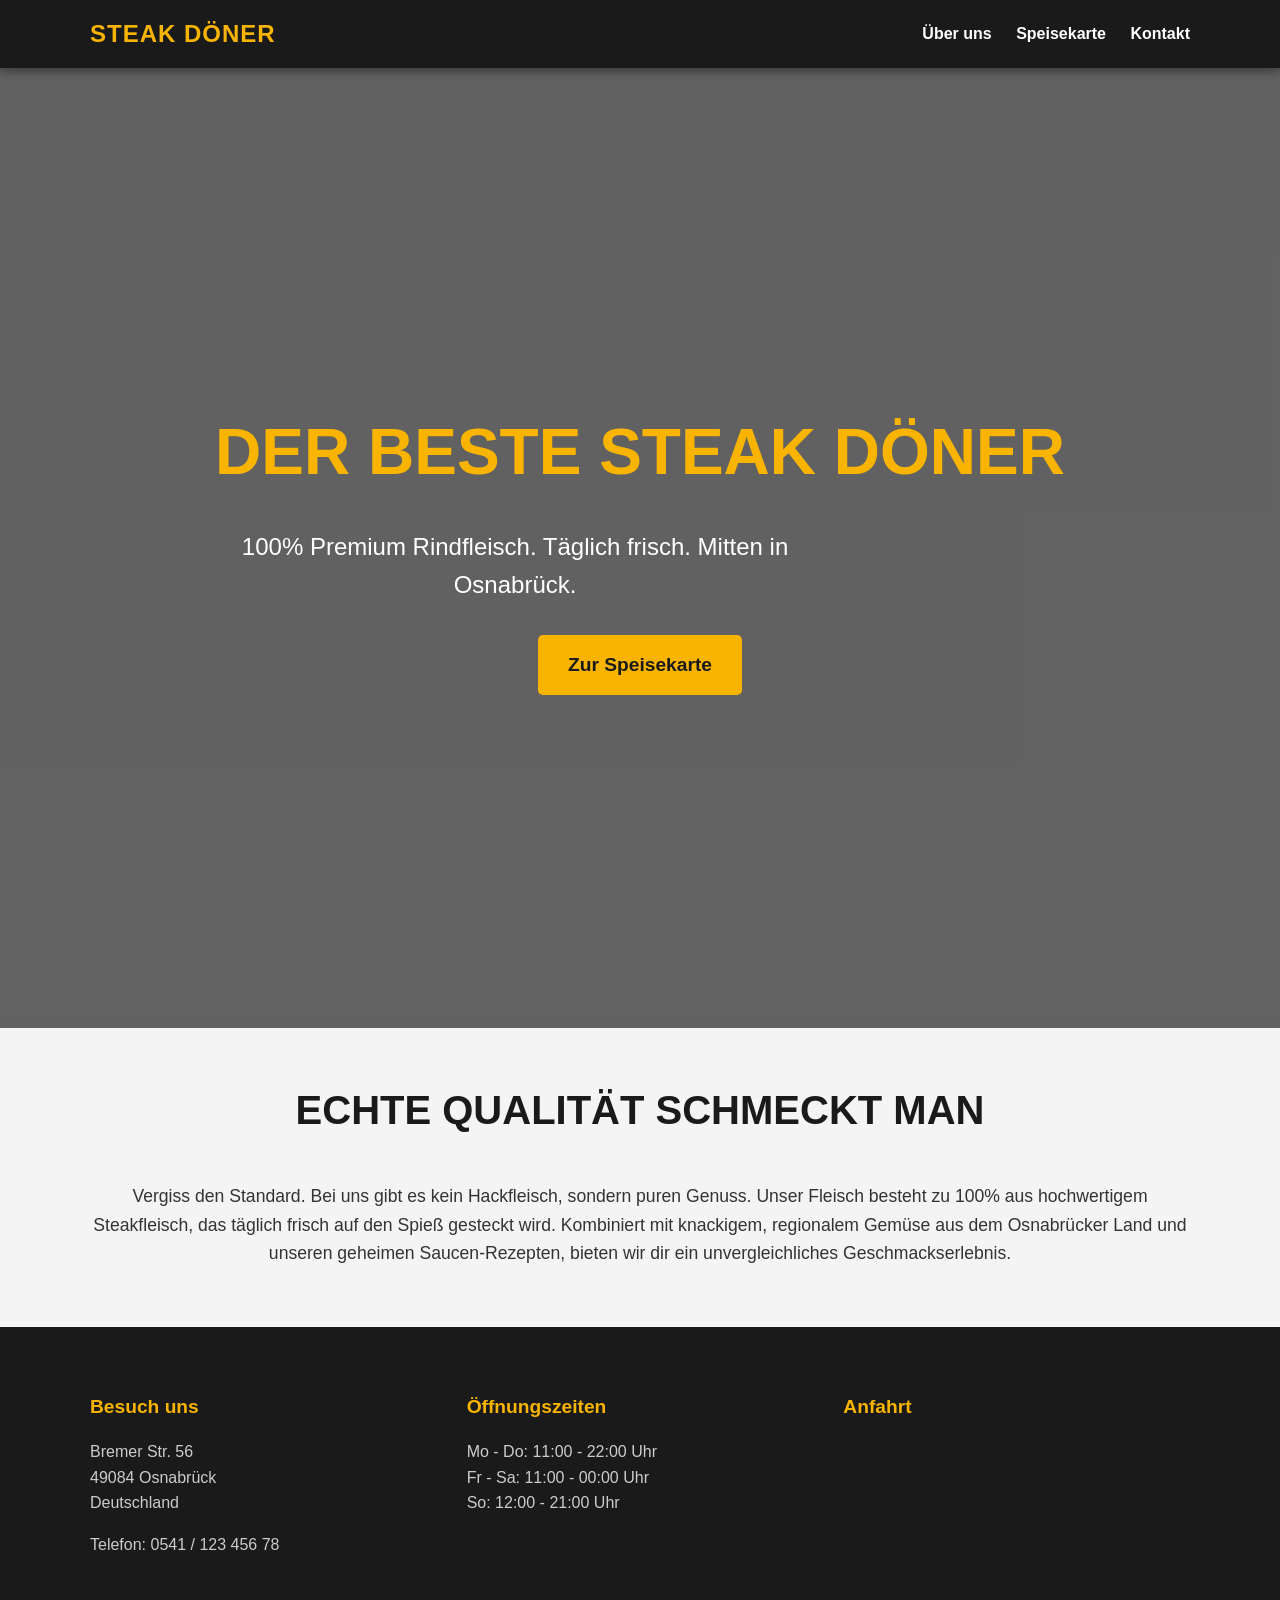
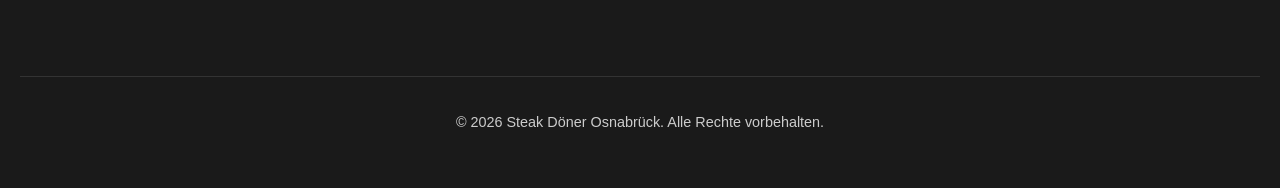
<file: index.html>
<!DOCTYPE html>
<html lang="de">
<head>
    <meta charset="UTF-8">
    <meta name="viewport" content="width=device-width, initial-scale=1.0">
    <title>Steak Döner Osnabrück | Premium Döner</title>
    <style>
        /* Grundlegendes Styling */
        body {
            font-family: 'Helvetica Neue', Arial, sans-serif;
            margin: 0;
            padding: 0;
            background-color: #f4f4f4;
            color: #333;
            line-height: 1.6;
        }

        /* Navigation */
        header {
            background-color: #1a1a1a;
            padding: 15px 0;
            position: sticky;
            top: 0;
            z-index: 100;
            box-shadow: 0 2px 10px rgba(0,0,0,0.5);
        }
        nav {
            max-width: 1100px;
            margin: auto;
            display: flex;
            justify-content: space-between;
            align-items: center;
            padding: 0 20px;
        }
        .logo {
            color: #f8b400;
            font-size: 1.5rem;
            font-weight: bold;
            text-transform: uppercase;
            text-decoration: none;
            letter-spacing: 1px;
        }
        .nav-links a {
            color: #fff;
            text-decoration: none;
            margin-left: 20px;
            font-weight: bold;
            transition: color 0.3s;
        }
        .nav-links a:hover {
            color: #f8b400;
        }

        /* Hero Bereich mit Video-Hintergrund */
        .hero {
            position: relative;
            min-height: 80vh; /* Verhindert das Abschneiden des Buttons */
            display: flex;
            flex-direction: column;
            justify-content: center;
            align-items: center;
            text-align: center;
            color: white;
            padding: 120px 20px; /* Mehr unsichtbarer Puffer für Text und Button */
            overflow: hidden;
        }
        /* Das Video im Hintergrund */
        .hero video {
            position: absolute;
            top: 50%;
            left: 50%;
            min-width: 100%;
            min-height: 100%;
            width: auto;
            height: auto;
            z-index: -2;
            transform: translateX(-50%) translateY(-50%);
            object-fit: cover;
        }
        /* Dunkler Filter über dem Video für bessere Lesbarkeit */
        .hero-overlay {
            position: absolute;
            top: 0;
            left: 0;
            width: 100%;
            height: 100%;
            background: rgba(0, 0, 0, 0.6);
            z-index: -1;
        }
        .hero-content {
            z-index: 1;
        }
        .hero h1 {
            font-size: 4rem;
            margin: 0 0 10px 0;
            color: #f8b400;
            text-transform: uppercase;
        }
        .hero p {
            font-size: 1.5rem;
            margin-bottom: 30px;
            max-width: 600px;
        }
        .btn {
            background-color: #f8b400;
            color: #1a1a1a;
            padding: 15px 30px;
            text-decoration: none;
            font-size: 1.2rem;
            font-weight: bold;
            border-radius: 5px;
            transition: background 0.3s, transform 0.2s;
            display: inline-block;
        }
        .btn:hover {
            background-color: #ffc107;
            transform: scale(1.05);
        }

        /* Container für Inhalte */
        .container {
            max-width: 1100px;
            margin: 50px auto;
            padding: 0 20px;
        }
        h2 {
            text-align: center;
            font-size: 2.5rem;
            margin-bottom: 40px;
            color: #1a1a1a;
            text-transform: uppercase;
        }
        .about {
            text-align: center;
            font-size: 1.1rem;
            margin-bottom: 60px;
        }

        /* Footer & Kontakt */
        footer {
            background-color: #1a1a1a;
            color: #ccc;
            text-align: center;
            padding: 40px 20px;
            margin-top: 50px;
        }
        .footer-content {
            display: grid;
            grid-template-columns: repeat(auto-fit, minmax(300px, 1fr));
            gap: 30px;
            max-width: 1100px;
            margin: auto;
            text-align: left;
        }
        .footer-content h4 {
            color: #f8b400;
            font-size: 1.2rem;
            margin-bottom: 15px;
        }
        .map-container iframe {
            width: 100%;
            height: 200px;
            border: 0;
            border-radius: 8px;
        }
        .footer-bottom {
            margin-top: 30px;
            border-top: 1px solid #333;
            padding-top: 20px;
            font-size: 0.9rem;
        }
    </style>
</head>
<body>

    <!-- Navigation -->
    <header>
        <nav>
            <a href="index.html" class="logo">Steak Döner</a>
            <div class="nav-links">
                <a href="#about">Über uns</a>
                <a href="menu.html">Speisekarte</a>
                <a href="#contact">Kontakt</a>
            </div>
        </nav>
    </header>

    <!-- Hero Sektion mit Video -->
    <section class="hero">
        <video autoplay muted loop playsinline>
            <source src="v24044gl0000d25jalnog65g8laa1il0.mov" type="video/quicktime">
            Dein Browser unterstützt keine Videos.
        </video>
        <div class="hero-overlay"></div>
        
        <div class="hero-content">
            <h1>Der beste Steak Döner</h1>
            <p>100% Premium Rindfleisch. Täglich frisch. Mitten in Osnabrück.</p>
            <a href="menu.html" class="btn">Zur Speisekarte</a>
        </div>
    </section>

    <!-- Über Uns Sektion -->
    <div class="container" id="about">
        <h2>Echte Qualität schmeckt man</h2>
        <div class="about">
            <p>Vergiss den Standard. Bei uns gibt es kein Hackfleisch, sondern puren Genuss. Unser Fleisch besteht zu 100% aus hochwertigem Steakfleisch, das täglich frisch auf den Spieß gesteckt wird. Kombiniert mit knackigem, regionalem Gemüse aus dem Osnabrücker Land und unseren geheimen Saucen-Rezepten, bieten wir dir ein unvergleichliches Geschmackserlebnis.</p>
        </div>
    </div>

    <!-- Footer & Kontakt (Mit Map) -->
    <footer id="contact">
        <div class="footer-content">
            <div>
                <h4>Besuch uns</h4>
                <p>Bremer Str. 56<br>49084 Osnabrück<br>Deutschland</p>
                <p>Telefon: 0541 / 123 456 78</p>
            </div>
            <div>
                <h4>Öffnungszeiten</h4>
                <p>Mo - Do: 11:00 - 22:00 Uhr<br>
                Fr - Sa: 11:00 - 00:00 Uhr<br>
                So: 12:00 - 21:00 Uhr</p>
            </div>
            <div class="map-container">
                <h4>Anfahrt</h4>
                <!-- Google Maps iFrame -->
                <iframe src="https://maps.google.com/maps?q=Bremer%20Str.%2056,%20Osnabr%C3%BCck&t=&z=15&ie=UTF8&iwloc=&output=embed" allowfullscreen="" loading="lazy"></iframe>
            </div>
        </div>
        <div class="footer-bottom">
            <p>&copy; 2026 Steak Döner Osnabrück. Alle Rechte vorbehalten.</p>
        </div>
    </footer>

</body>
</html>
</file>
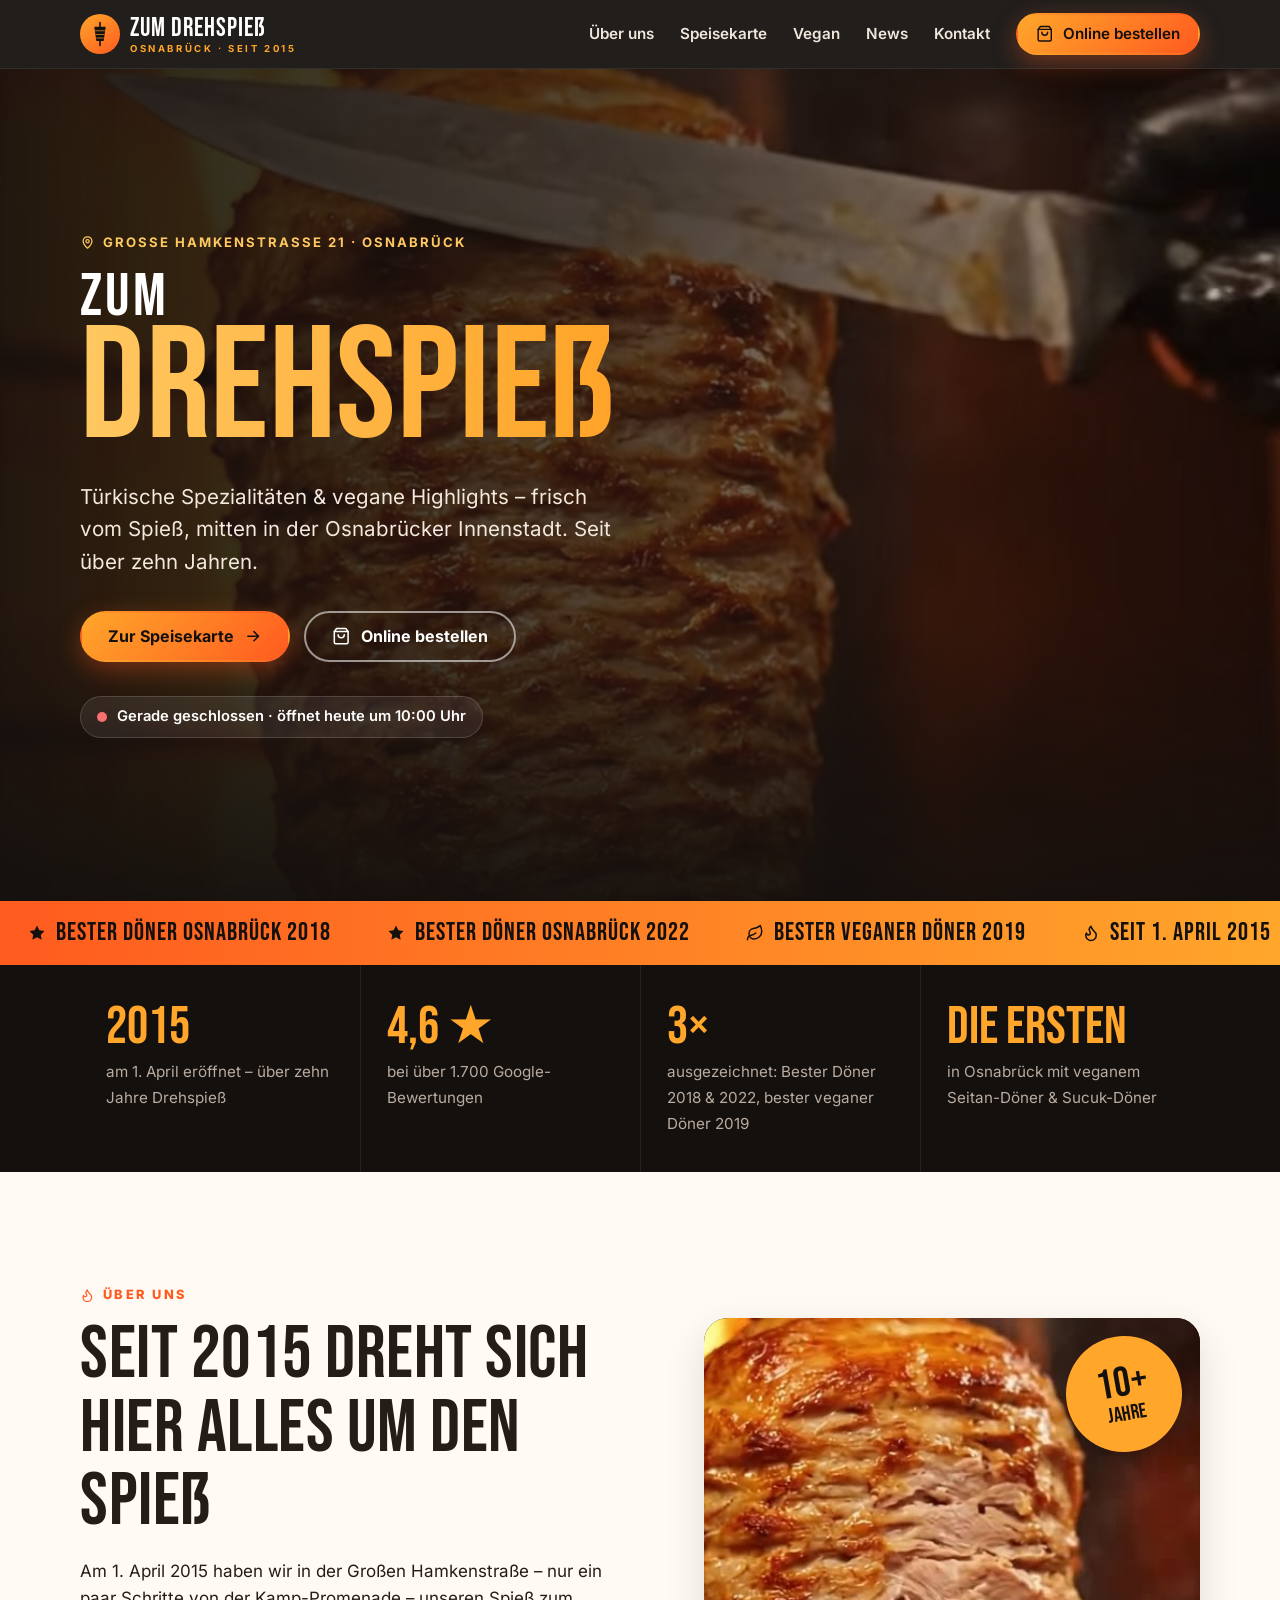
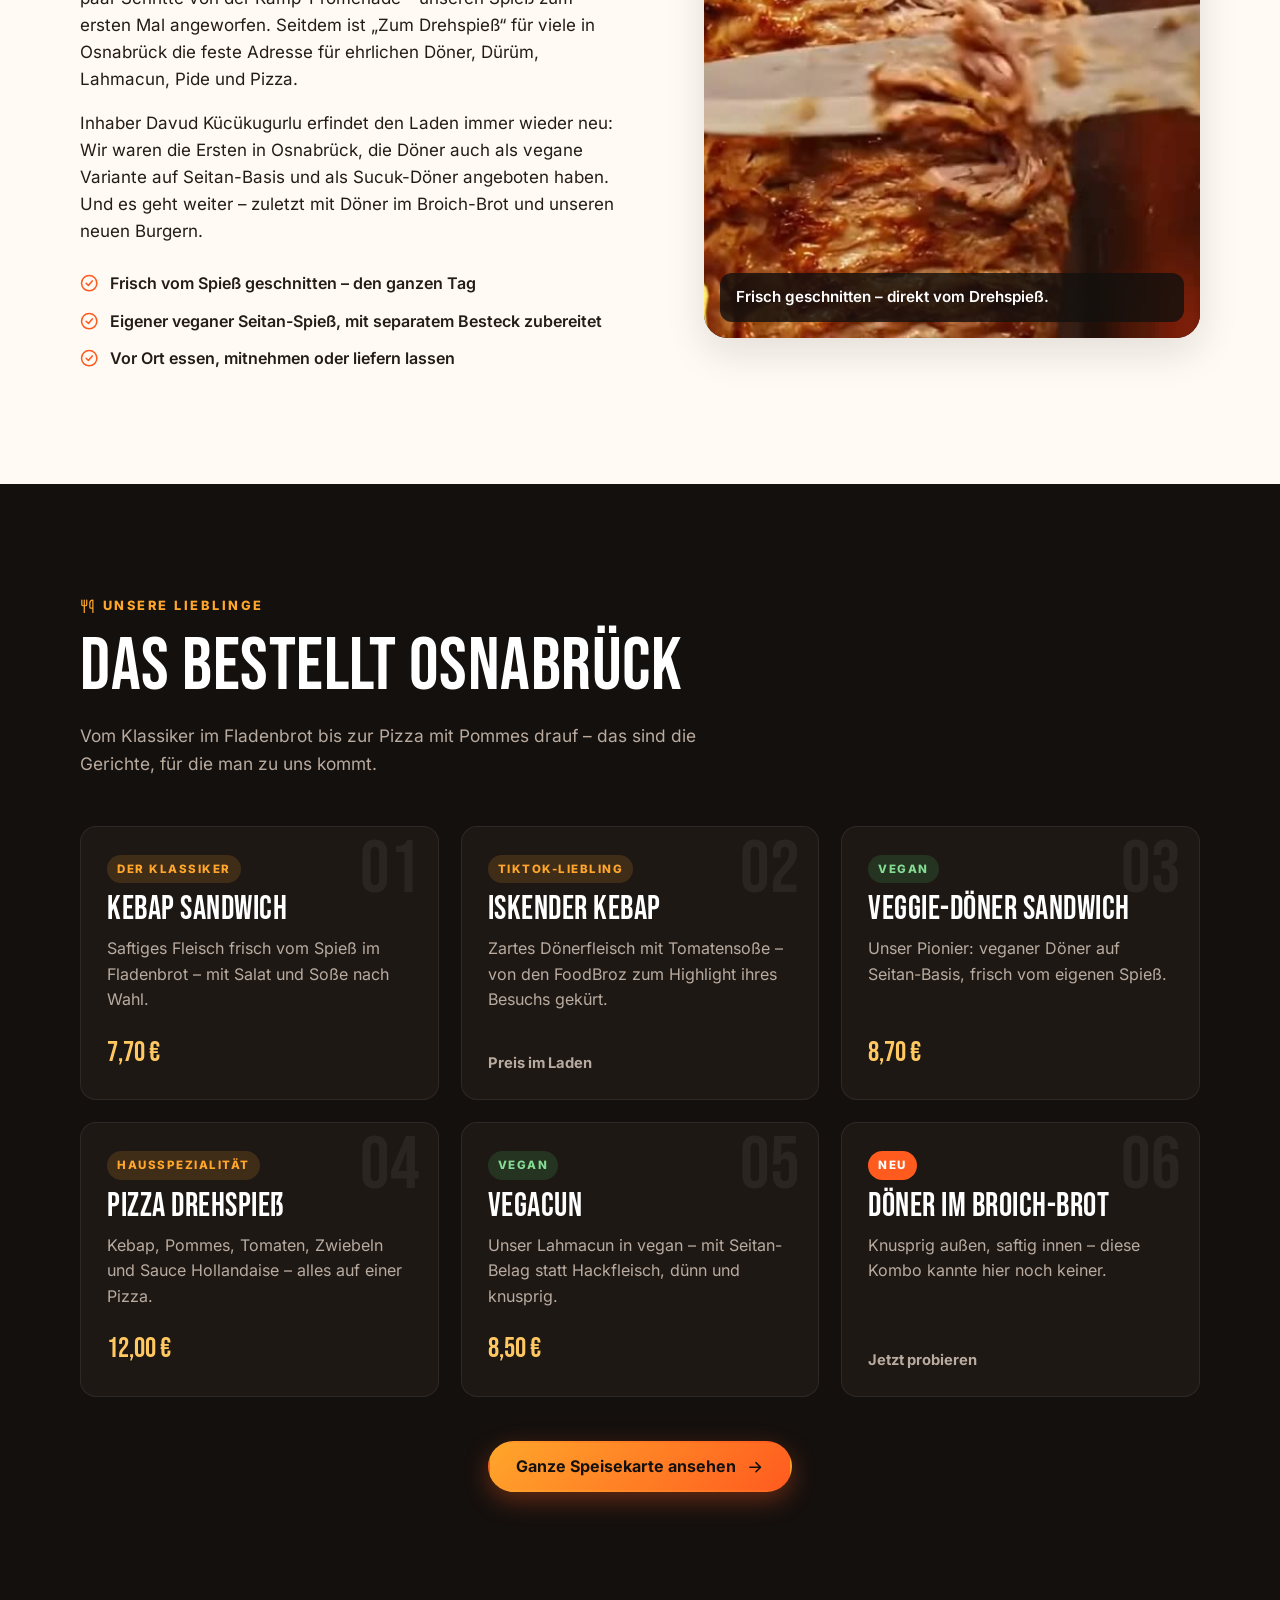
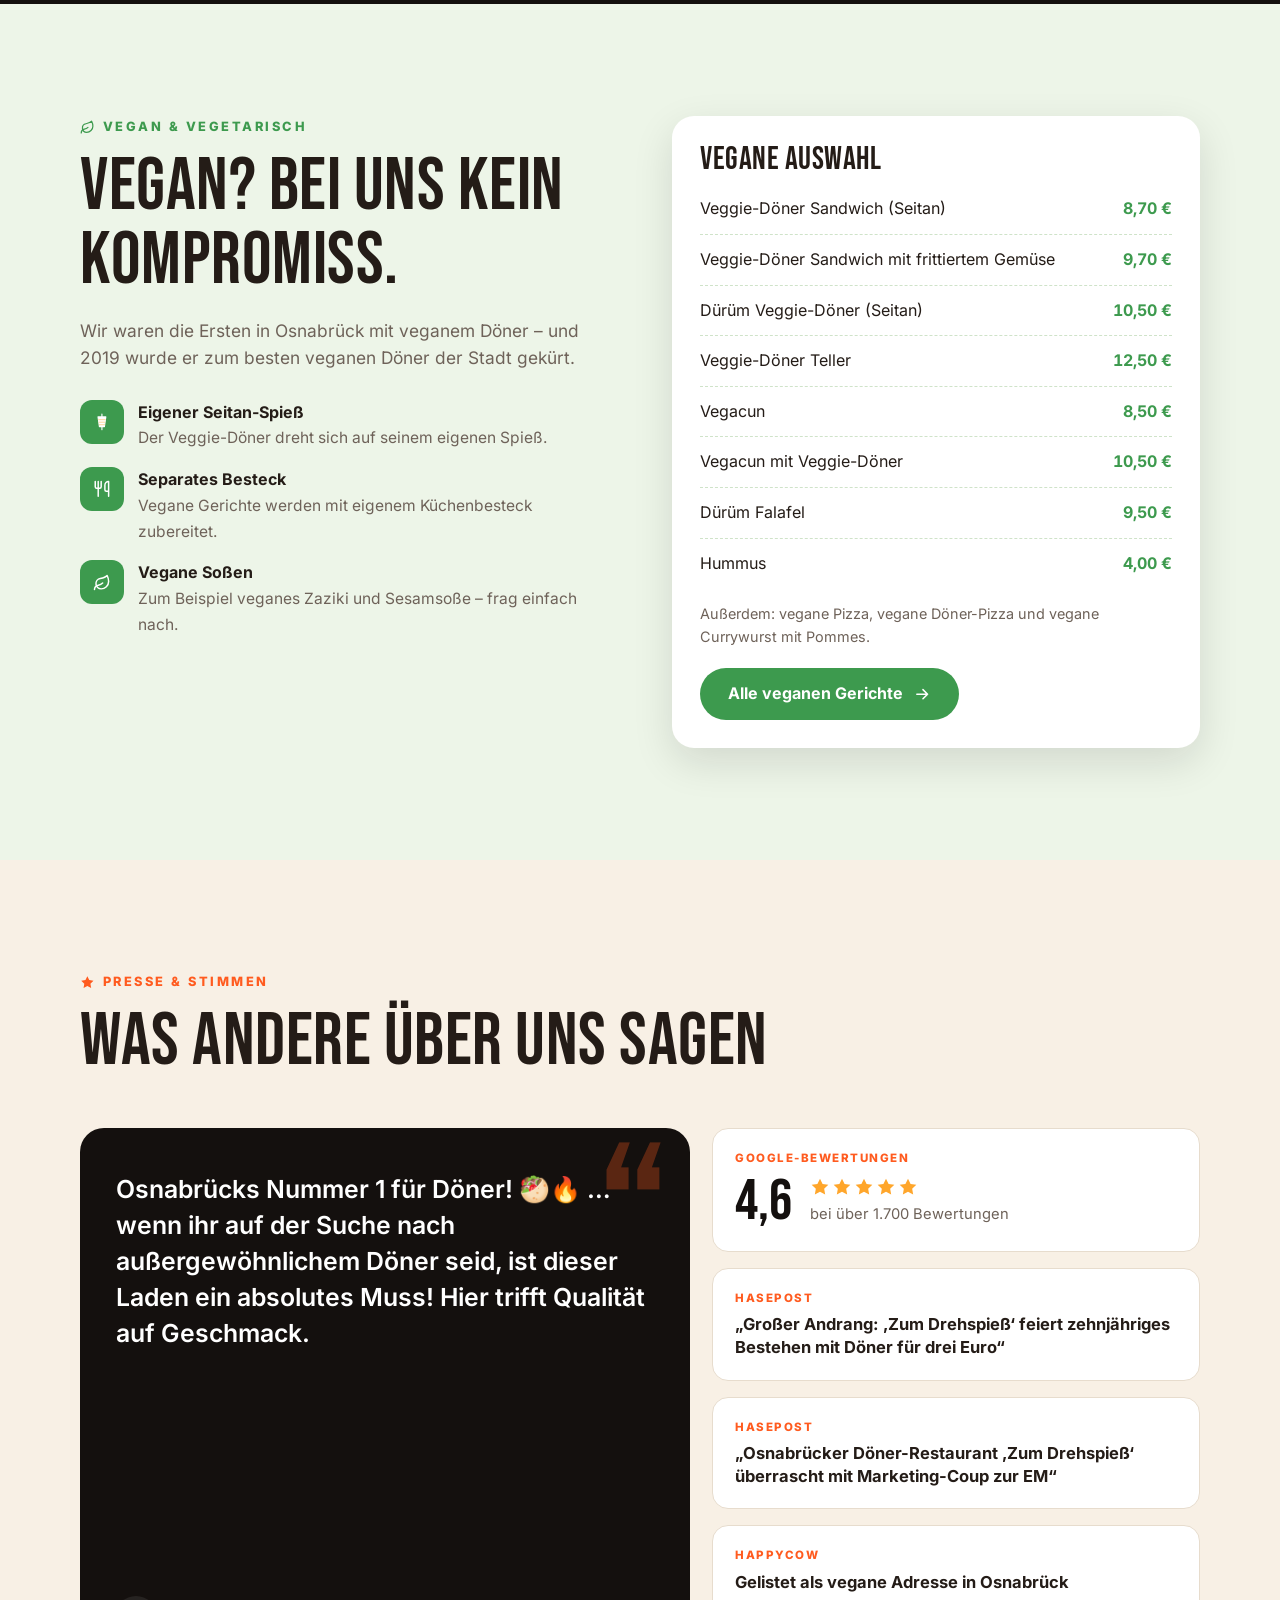
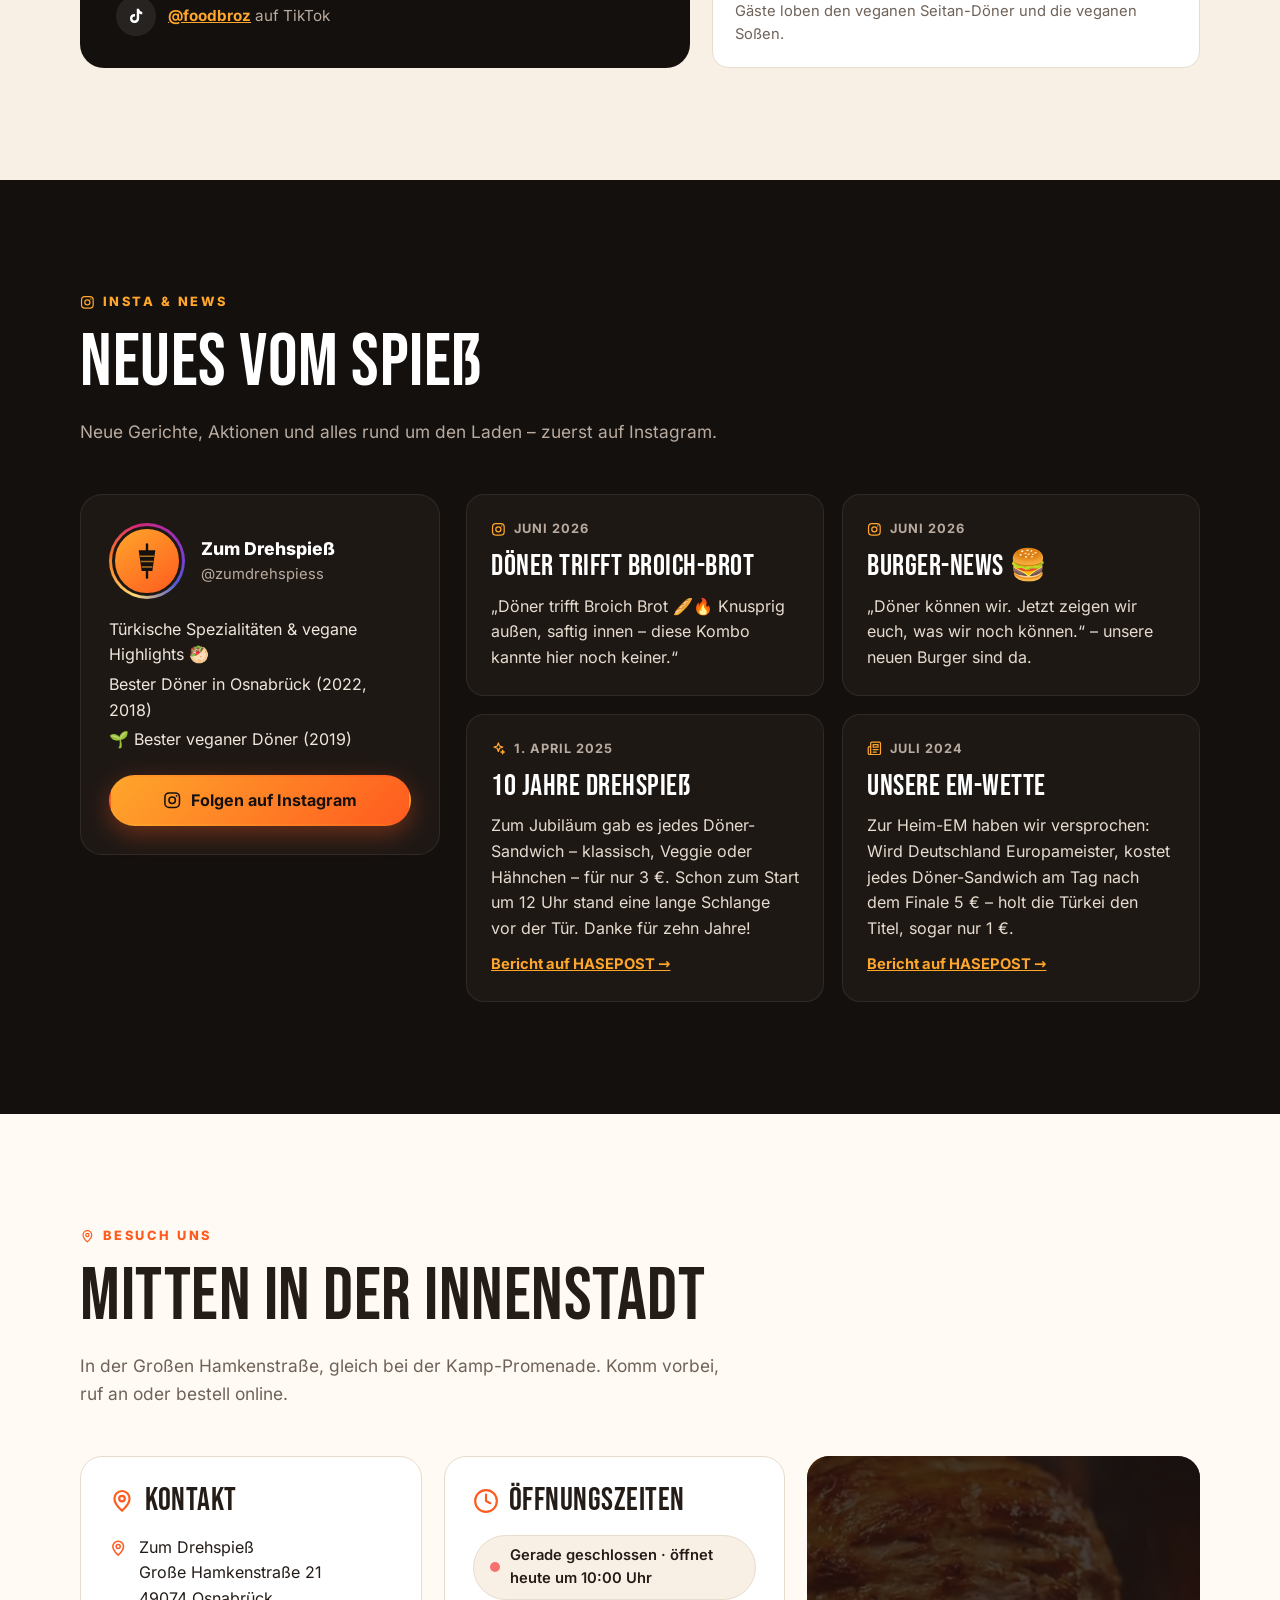
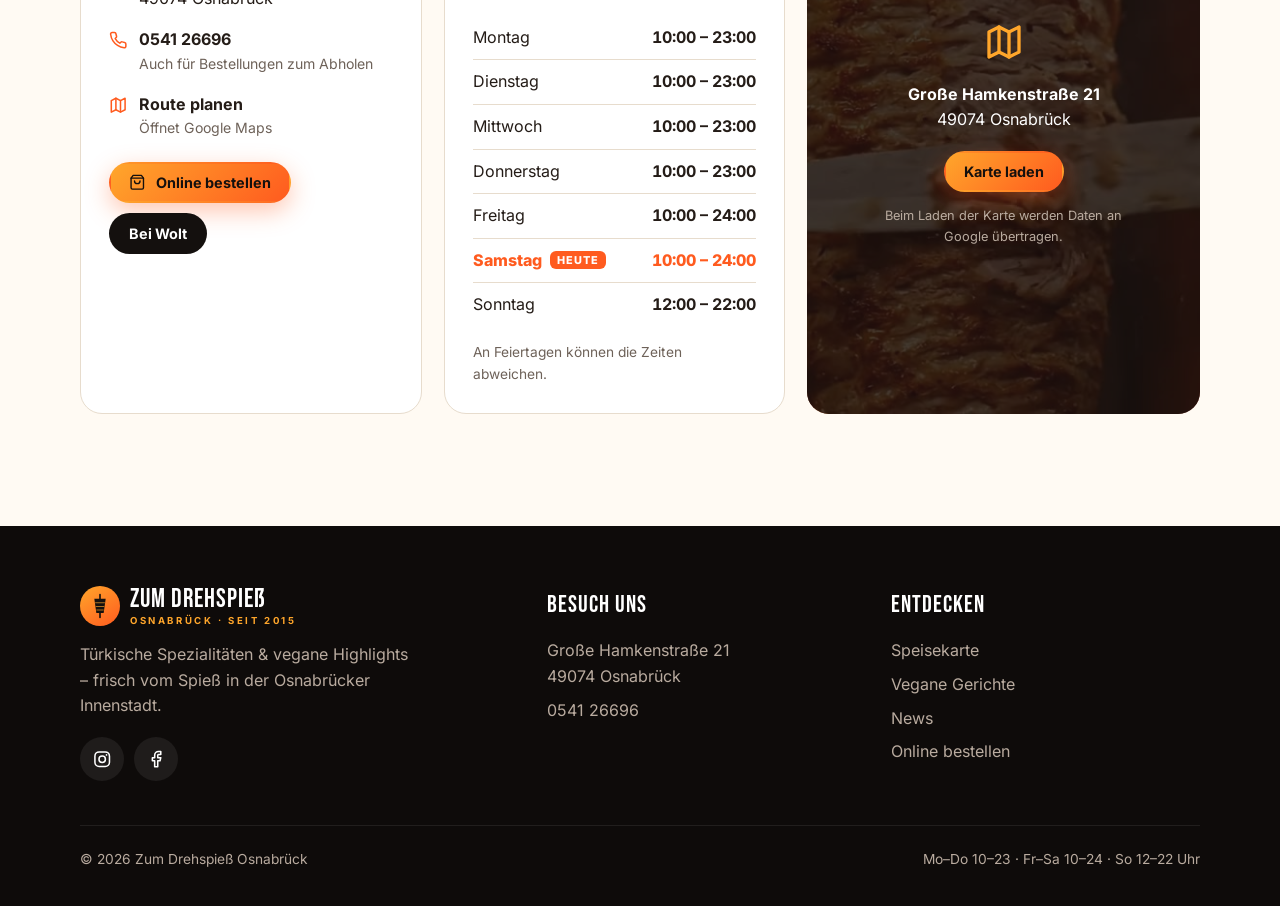
<file: drehspiess/index.html>
<!DOCTYPE html>
<html lang="de">
<head>
    <meta charset="UTF-8">
    <meta name="viewport" content="width=device-width, initial-scale=1.0">
    <title>Zum Drehspieß Osnabrück | Döner, Pide &amp; veganer Seitan-Döner</title>
    <meta name="description" content="Zum Drehspieß – Türkische Spezialitäten &amp; vegane Highlights seit 2015 in der Großen Hamkenstraße 21, Osnabrück. Döner, Dürüm, Lahmacun, Pide, Pizza und veganer Seitan-Döner.">
    <meta name="theme-color" content="#14100e">
    <meta property="og:type" content="restaurant">
    <meta property="og:title" content="Zum Drehspieß Osnabrück">
    <meta property="og:description" content="Türkische Spezialitäten &amp; vegane Highlights seit 2015 – mitten in der Osnabrücker Innenstadt.">
    <meta property="og:image" content="assets/media/poster.jpg">
    <meta property="og:locale" content="de_DE">
    <link rel="icon" href="assets/favicon.svg" type="image/svg+xml">
    <link rel="preload" href="assets/fonts/bebas-neue-latin-400-normal.woff2" as="font" type="font/woff2" crossorigin>
    <link rel="stylesheet" href="assets/style.css">
    <script>document.documentElement.classList.add('js');</script>
    <script type="application/ld+json">
    {
        "@context": "https://schema.org",
        "@type": "Restaurant",
        "name": "Zum Drehspieß",
        "description": "Türkische Spezialitäten & vegane Highlights in Osnabrück – Döner, Dürüm, Lahmacun, Pide, Pizza und veganer Seitan-Döner.",
        "servesCuisine": ["Türkisch", "Döner", "Vegan"],
        "priceRange": "€",
        "telephone": "+49 541 26696",
        "address": {
            "@type": "PostalAddress",
            "streetAddress": "Große Hamkenstraße 21",
            "postalCode": "49074",
            "addressLocality": "Osnabrück",
            "addressCountry": "DE"
        },
        "openingHoursSpecification": [
            { "@type": "OpeningHoursSpecification", "dayOfWeek": ["Monday", "Tuesday", "Wednesday", "Thursday"], "opens": "10:00", "closes": "23:00" },
            { "@type": "OpeningHoursSpecification", "dayOfWeek": ["Friday", "Saturday"], "opens": "10:00", "closes": "23:59" },
            { "@type": "OpeningHoursSpecification", "dayOfWeek": "Sunday", "opens": "12:00", "closes": "22:00" }
        ],
        "hasMenu": "speisekarte.html",
        "sameAs": [
            "https://www.instagram.com/zumdrehspiess/",
            "https://www.facebook.com/zumdrehspiess/"
        ]
    }
    </script>
</head>
<body>

    <!-- Icon-Sammlung -->
    <svg width="0" height="0" style="position:absolute" aria-hidden="true">
        <symbol id="i-spit" viewBox="0 0 32 32">
            <path d="M16 2v28" stroke="currentColor" stroke-width="2" stroke-linecap="round" fill="none"/>
            <path d="M9 7h14l-2.5 17.5h-9z" fill="currentColor"/>
            <path d="M10 12h12M10.8 16.5h10.4M11.5 21h9" stroke="#ffa62b" stroke-width="1.3" opacity=".65" fill="none"/>
        </symbol>
        <symbol id="i-pin" viewBox="0 0 24 24"><path d="M12 21s-7-6.2-7-11.2a7 7 0 0 1 14 0C19 14.8 12 21 12 21z"/><circle cx="12" cy="9.8" r="2.6"/></symbol>
        <symbol id="i-phone" viewBox="0 0 24 24"><path d="M22 16.9v3a2 2 0 0 1-2.2 2 19.8 19.8 0 0 1-8.6-3.1 19.5 19.5 0 0 1-6-6A19.8 19.8 0 0 1 2.1 4.2 2 2 0 0 1 4.1 2h3a2 2 0 0 1 2 1.7c.1 1 .4 1.9.7 2.8a2 2 0 0 1-.5 2.1L8.1 9.9a16 16 0 0 0 6 6l1.3-1.3a2 2 0 0 1 2.1-.4c.9.3 1.8.6 2.8.7a2 2 0 0 1 1.7 2z"/></symbol>
        <symbol id="i-clock" viewBox="0 0 24 24"><circle cx="12" cy="12" r="10"/><path d="M12 6v6l4 2"/></symbol>
        <symbol id="i-bag" viewBox="0 0 24 24"><path d="M6 2 3 6v14a2 2 0 0 0 2 2h14a2 2 0 0 0 2-2V6l-3-4z"/><path d="M3 6h18M16 10a4 4 0 0 1-8 0"/></symbol>
        <symbol id="i-arrow" viewBox="0 0 24 24"><path d="M5 12h14M13 6l6 6-6 6"/></symbol>
        <symbol id="i-check" viewBox="0 0 24 24"><circle cx="12" cy="12" r="10"/><path d="m8 12 3 3 5-6"/></symbol>
        <symbol id="i-star" viewBox="0 0 24 24"><path d="M12 2l3.1 6.3 6.9 1-5 4.9 1.2 6.8L12 17.8 5.8 21l1.2-6.8-5-4.9 6.9-1z" fill="currentColor" stroke="none"/></symbol>
        <symbol id="i-leaf" viewBox="0 0 24 24"><path d="M11 20A7 7 0 0 1 9.8 6.1C15.5 5 17 4.5 19 2c1 2 2 4.2 2 8 0 5.5-4.8 10-10 10z"/><path d="M2 21c0-3 1.9-5.4 5.1-6C9.5 14.5 12 13 13 12"/></symbol>
        <symbol id="i-fire" viewBox="0 0 24 24"><path d="M8.5 14.5A2.5 2.5 0 0 0 11 12c0-1.4-.5-2-1-3-1.1-2.1-.2-4 2-6 .5 2.5 2 4.9 4 6.5 2 1.6 3 3.5 3 5.5a7 7 0 1 1-14 0c0-1.2.4-2.3 1-3a2.5 2.5 0 0 0 2.5 2.5z"/></symbol>
        <symbol id="i-utensils" viewBox="0 0 24 24"><path d="M3 2v7c0 1.1.9 2 2 2h4a2 2 0 0 0 2-2V2M7 2v20M21 15V2a5 5 0 0 0-5 5v6c0 1.1.9 2 2 2h3zm0 0v7"/></symbol>
        <symbol id="i-sparkle" viewBox="0 0 24 24"><path d="M12 3l1.9 5.1L19 10l-5.1 1.9L12 17l-1.9-5.1L5 10l5.1-1.9z"/><path d="M19 15l.8 2.2L22 18l-2.2.8L19 21l-.8-2.2L16 18l2.2-.8z"/></symbol>
        <symbol id="i-news" viewBox="0 0 24 24"><path d="M4 22h16a2 2 0 0 0 2-2V4a2 2 0 0 0-2-2H8a2 2 0 0 0-2 2v16a2 2 0 0 1-2 2zm0 0a2 2 0 0 1-2-2v-9c0-1.1.9-2 2-2h2"/><path d="M18 14h-8M15 18h-5M10 6h8v4h-8z"/></symbol>
        <symbol id="i-insta" viewBox="0 0 24 24"><rect x="2.5" y="2.5" width="19" height="19" rx="5.5"/><circle cx="12" cy="12" r="4.2"/><circle cx="17.6" cy="6.4" r="1.1" fill="currentColor" stroke="none"/></symbol>
        <symbol id="i-fb" viewBox="0 0 24 24"><path d="M18 2h-3a5 5 0 0 0-5 5v3H7v4h3v8h4v-8h3l1-4h-4V7a1 1 0 0 1 1-1h3z"/></symbol>
        <symbol id="i-tiktok" viewBox="0 0 24 24"><path d="M16.6 2.5c.4 2.4 1.9 4 4.4 4.2v3.3c-1.6.1-3-.4-4.3-1.2v6.6c0 3.7-2.7 6.6-6.4 6.6S4 19.2 4 15.7c0-3.7 3.1-6.5 7-6v3.4c-1.9-.4-3.6.9-3.6 2.6 0 1.5 1.2 2.8 2.9 2.8 1.8 0 3.1-1.2 3.1-3.4V2.5z" fill="currentColor" stroke="none"/></symbol>
        <symbol id="i-menu" viewBox="0 0 24 24"><path d="M4 7h16M4 12h16M4 17h16"/></symbol>
        <symbol id="i-close" viewBox="0 0 24 24"><path d="M6 6l12 12M18 6 6 18"/></symbol>
        <symbol id="i-map" viewBox="0 0 24 24"><path d="m3 6 6-3 6 3 6-3v15l-6 3-6-3-6 3z"/><path d="M9 3v15M15 6v15"/></symbol>
    </svg>

    <a class="skip-link" href="#inhalt">Zum Inhalt springen</a>

    <!-- Navigation -->
    <header class="site-header">
        <div class="container">
            <a href="index.html" class="logo" aria-label="Zum Drehspieß – Startseite">
                <span class="logo-mark"><svg><use href="#i-spit"/></svg></span>
                <span class="logo-text">Zum Drehspieß<small>Osnabrück · seit 2015</small></span>
            </a>
            <button class="nav-toggle" type="button" aria-expanded="false" aria-controls="hauptnavigation" aria-label="Menü öffnen">
                <svg class="ic ic-menu"><use href="#i-menu"/></svg>
                <svg class="ic ic-close"><use href="#i-close"/></svg>
            </button>
            <nav class="nav" id="hauptnavigation" aria-label="Hauptnavigation">
                <a href="#about">Über uns</a>
                <a href="speisekarte.html">Speisekarte</a>
                <a href="#vegan">Vegan</a>
                <a href="#news">News</a>
                <a href="#kontakt">Kontakt</a>
                <a class="btn btn-primary btn-sm" href="https://www.zum-drehspiess.de/" target="_blank" rel="noopener">
                    <svg class="ic"><use href="#i-bag"/></svg> Online bestellen
                </a>
            </nav>
        </div>
    </header>

    <main id="inhalt">

        <!-- Hero mit Drehspieß-Video -->
        <section class="hero">
            <video class="hero-video" autoplay muted loop playsinline preload="metadata" poster="assets/media/poster.jpg" aria-hidden="true">
                <source src="assets/media/drehspiess.mp4" type="video/mp4">
                <source src="assets/media/drehspiess.webm" type="video/webm">
            </video>
            <div class="hero-overlay"></div>

            <div class="container hero-content">
                <p class="eyebrow"><svg class="ic"><use href="#i-pin"/></svg> Große Hamkenstraße 21 · Osnabrück</p>
                <h1><small>Zum</small><span>Drehspieß</span></h1>
                <p class="lead">Türkische Spezialitäten &amp; vegane Highlights – frisch vom Spieß, mitten in der Osnabrücker Innenstadt. Seit über zehn Jahren.</p>
                <div class="hero-actions">
                    <a href="speisekarte.html" class="btn btn-primary">Zur Speisekarte <svg class="ic"><use href="#i-arrow"/></svg></a>
                    <a href="https://www.zum-drehspiess.de/" class="btn btn-ghost" target="_blank" rel="noopener"><svg class="ic"><use href="#i-bag"/></svg> Online bestellen</a>
                </div>
                <p class="status" data-status><span class="dot"></span><span data-status-text>Mo–Do 10–23 · Fr–Sa 10–24 · So 12–22 Uhr</span></p>
            </div>
        </section>

        <!-- Laufband mit Auszeichnungen -->
        <div class="ticker" aria-label="Auszeichnungen und Fakten">
            <div class="ticker-track">
                <div class="ticker-group">
                    <span><svg class="ic"><use href="#i-star"/></svg> Bester Döner Osnabrück 2018</span>
                    <span><svg class="ic"><use href="#i-star"/></svg> Bester Döner Osnabrück 2022</span>
                    <span><svg class="ic"><use href="#i-leaf"/></svg> Bester veganer Döner 2019</span>
                    <span><svg class="ic"><use href="#i-fire"/></svg> Seit 1. April 2015</span>
                    <span><svg class="ic"><use href="#i-leaf"/></svg> Osnabrücks erster Seitan-Döner</span>
                </div>
                <div class="ticker-group" aria-hidden="true">
                    <span><svg class="ic"><use href="#i-star"/></svg> Bester Döner Osnabrück 2018</span>
                    <span><svg class="ic"><use href="#i-star"/></svg> Bester Döner Osnabrück 2022</span>
                    <span><svg class="ic"><use href="#i-leaf"/></svg> Bester veganer Döner 2019</span>
                    <span><svg class="ic"><use href="#i-fire"/></svg> Seit 1. April 2015</span>
                    <span><svg class="ic"><use href="#i-leaf"/></svg> Osnabrücks erster Seitan-Döner</span>
                </div>
            </div>
        </div>

        <!-- Zahlen & Fakten -->
        <div class="stats-band">
            <div class="container stats">
                <div class="stat"><strong>2015</strong><span>am 1. April eröffnet – über zehn Jahre Drehspieß</span></div>
                <div class="stat"><strong>4,6 ★</strong><span>bei über 1.700 Google-Bewertungen</span></div>
                <div class="stat"><strong>3×</strong><span>ausgezeichnet: Bester Döner 2018 &amp; 2022, bester veganer Döner 2019</span></div>
                <div class="stat"><strong>Die Ersten</strong><span>in Osnabrück mit veganem Seitan-Döner &amp; Sucuk-Döner</span></div>
            </div>
        </div>

        <!-- Über uns -->
        <section class="section" id="about">
            <div class="container split">
                <div class="reveal">
                    <p class="kicker"><svg class="ic"><use href="#i-fire"/></svg> Über uns</p>
                    <h2 class="section-title">Seit 2015 dreht sich hier alles um den Spieß</h2>
                    <div class="prose">
                        <p>Am 1. April 2015 haben wir in der Großen Hamkenstraße – nur ein paar Schritte von der Kamp-Promenade – unseren Spieß zum ersten Mal angeworfen. Seitdem ist „Zum Drehspieß“ für viele in Osnabrück die feste Adresse für ehrlichen Döner, Dürüm, Lahmacun, Pide und Pizza.</p>
                        <p>Inhaber Davud Kücükugurlu erfindet den Laden immer wieder neu: Wir waren die Ersten in Osnabrück, die Döner auch als vegane Variante auf Seitan-Basis und als Sucuk-Döner angeboten haben. Und es geht weiter – zuletzt mit Döner im Broich-Brot und unseren neuen Burgern.</p>
                    </div>
                    <ul class="checklist">
                        <li><svg class="ic"><use href="#i-check"/></svg> Frisch vom Spieß geschnitten – den ganzen Tag</li>
                        <li><svg class="ic"><use href="#i-check"/></svg> Eigener veganer Seitan-Spieß, mit separatem Besteck zubereitet</li>
                        <li><svg class="ic"><use href="#i-check"/></svg> Vor Ort essen, mitnehmen oder liefern lassen</li>
                    </ul>
                </div>
                <figure class="photo reveal">
                    <img src="assets/media/schnitt.jpg" alt="Dönerfleisch wird frisch vom Drehspieß geschnitten" loading="lazy" width="832" height="576">
                    <div class="photo-badge"><span><strong>10+</strong>Jahre</span></div>
                    <figcaption>Frisch geschnitten – direkt vom Drehspieß.</figcaption>
                </figure>
            </div>
        </section>

        <!-- Lieblinge -->
        <section class="section section-dark" id="lieblinge">
            <div class="container">
                <div class="section-head reveal">
                    <p class="kicker"><svg class="ic"><use href="#i-utensils"/></svg> Unsere Lieblinge</p>
                    <h2 class="section-title">Das bestellt Osnabrück</h2>
                    <p class="section-intro">Vom Klassiker im Fladenbrot bis zur Pizza mit Pommes drauf – das sind die Gerichte, für die man zu uns kommt.</p>
                </div>
                <div class="cards">
                    <article class="card reveal">
                        <span class="card-num">01</span>
                        <span class="tag">Der Klassiker</span>
                        <h3>Kebap Sandwich</h3>
                        <p>Saftiges Fleisch frisch vom Spieß im Fladenbrot – mit Salat und Soße nach Wahl.</p>
                        <span class="card-price">7,70 €</span>
                    </article>
                    <article class="card reveal">
                        <span class="card-num">02</span>
                        <span class="tag">TikTok-Liebling</span>
                        <h3>Iskender Kebap</h3>
                        <p>Zartes Dönerfleisch mit Tomatensoße – von den FoodBroz zum Highlight ihres Besuchs gekürt.</p>
                        <span class="card-price muted">Preis im Laden</span>
                    </article>
                    <article class="card reveal">
                        <span class="card-num">03</span>
                        <span class="tag tag-vegan">Vegan</span>
                        <h3>Veggie-Döner Sandwich</h3>
                        <p>Unser Pionier: veganer Döner auf Seitan-Basis, frisch vom eigenen Spieß.</p>
                        <span class="card-price">8,70 €</span>
                    </article>
                    <article class="card reveal">
                        <span class="card-num">04</span>
                        <span class="tag">Hausspezialität</span>
                        <h3>Pizza Drehspieß</h3>
                        <p>Kebap, Pommes, Tomaten, Zwiebeln und Sauce Hollandaise – alles auf einer Pizza.</p>
                        <span class="card-price">12,00 €</span>
                    </article>
                    <article class="card reveal">
                        <span class="card-num">05</span>
                        <span class="tag tag-vegan">Vegan</span>
                        <h3>Vegacun</h3>
                        <p>Unser Lahmacun in vegan – mit Seitan-Belag statt Hackfleisch, dünn und knusprig.</p>
                        <span class="card-price">8,50 €</span>
                    </article>
                    <article class="card reveal">
                        <span class="card-num">06</span>
                        <span class="tag tag-new">Neu</span>
                        <h3>Döner im Broich-Brot</h3>
                        <p>Knusprig außen, saftig innen – diese Kombo kannte hier noch keiner.</p>
                        <span class="card-price muted">Jetzt probieren</span>
                    </article>
                </div>
                <div class="section-cta reveal">
                    <a href="speisekarte.html" class="btn btn-primary">Ganze Speisekarte ansehen <svg class="ic"><use href="#i-arrow"/></svg></a>
                </div>
            </div>
        </section>

        <!-- Vegan -->
        <section class="section section-vegan" id="vegan">
            <div class="container vegan-grid">
                <div class="reveal">
                    <p class="kicker"><svg class="ic"><use href="#i-leaf"/></svg> Vegan &amp; vegetarisch</p>
                    <h2 class="section-title">Vegan? Bei uns kein Kompromiss.</h2>
                    <p class="section-intro">Wir waren die Ersten in Osnabrück mit veganem Döner – und 2019 wurde er zum besten veganen Döner der Stadt gekürt.</p>
                    <div class="vegan-points">
                        <div class="vegan-point">
                            <span class="ic-wrap"><svg class="ic"><use href="#i-spit"/></svg></span>
                            <div><strong>Eigener Seitan-Spieß</strong><span>Der Veggie-Döner dreht sich auf seinem eigenen Spieß.</span></div>
                        </div>
                        <div class="vegan-point">
                            <span class="ic-wrap"><svg class="ic"><use href="#i-utensils"/></svg></span>
                            <div><strong>Separates Besteck</strong><span>Vegane Gerichte werden mit eigenem Küchenbesteck zubereitet.</span></div>
                        </div>
                        <div class="vegan-point">
                            <span class="ic-wrap"><svg class="ic"><use href="#i-leaf"/></svg></span>
                            <div><strong>Vegane Soßen</strong><span>Zum Beispiel veganes Zaziki und Sesamsoße – frag einfach nach.</span></div>
                        </div>
                    </div>
                </div>
                <div class="price-list reveal">
                    <h3>Vegane Auswahl</h3>
                    <ul>
                        <li><span>Veggie-Döner Sandwich (Seitan)</span><b>8,70 €</b></li>
                        <li><span>Veggie-Döner Sandwich mit frittiertem Gemüse</span><b>9,70 €</b></li>
                        <li><span>Dürüm Veggie-Döner (Seitan)</span><b>10,50 €</b></li>
                        <li><span>Veggie-Döner Teller</span><b>12,50 €</b></li>
                        <li><span>Vegacun</span><b>8,50 €</b></li>
                        <li><span>Vegacun mit Veggie-Döner</span><b>10,50 €</b></li>
                        <li><span>Dürüm Falafel</span><b>9,50 €</b></li>
                        <li><span>Hummus</span><b>4,00 €</b></li>
                    </ul>
                    <p class="note">Außerdem: vegane Pizza, vegane Döner-Pizza und vegane Currywurst mit Pommes.</p>
                    <a href="speisekarte.html?filter=vegan" class="btn btn-green">Alle veganen Gerichte <svg class="ic"><use href="#i-arrow"/></svg></a>
                </div>
            </div>
        </section>

        <!-- Presse & Stimmen -->
        <section class="section section-cream" id="presse">
            <div class="container">
                <div class="section-head reveal">
                    <p class="kicker"><svg class="ic"><use href="#i-star"/></svg> Presse &amp; Stimmen</p>
                    <h2 class="section-title">Was andere über uns sagen</h2>
                </div>
                <div class="press-grid">
                    <figure class="quote reveal">
                        <blockquote>Osnabrücks Nummer 1 für Döner! 🥙🔥 … wenn ihr auf der Suche nach außergewöhnlichem Döner seid, ist dieser Laden ein absolutes Muss! Hier trifft Qualität auf Geschmack.</blockquote>
                        <figcaption class="quote-source">
                            <span class="ic-wrap"><svg class="ic"><use href="#i-tiktok"/></svg></span>
                            <span><a href="https://www.tiktok.com/@foodbroz/video/7472791710972644631" target="_blank" rel="noopener">@foodbroz</a> auf TikTok</span>
                        </figcaption>
                    </figure>
                    <div class="press-list">
                        <div class="press-item reveal">
                            <small>Google-Bewertungen</small>
                            <div class="rating">
                                <span class="rating-score">4,6</span>
                                <div>
                                    <div class="stars" aria-label="4,6 von 5 Sternen">
                                        <svg class="ic"><use href="#i-star"/></svg><svg class="ic"><use href="#i-star"/></svg><svg class="ic"><use href="#i-star"/></svg><svg class="ic"><use href="#i-star"/></svg><svg class="ic"><use href="#i-star"/></svg>
                                    </div>
                                    <span>bei über 1.700 Bewertungen</span>
                                </div>
                            </div>
                        </div>
                        <a class="press-item reveal" href="https://hasepost.de/grosser-andrang-zum-drehspiess-feiert-zehnjaehriges-bestehen-mit-doener-fuer-drei-euro-583549/" target="_blank" rel="noopener">
                            <small>HASEPOST</small>
                            <strong>„Großer Andrang: ‚Zum Drehspieß‘ feiert zehnjähriges Bestehen mit Döner für drei Euro“</strong>
                        </a>
                        <a class="press-item reveal" href="https://www.hasepost.de/osnabruecker-doener-restaurant-zum-drehspiess-ueberrascht-mit-marketing-coup-zur-em-490603/" target="_blank" rel="noopener">
                            <small>HASEPOST</small>
                            <strong>„Osnabrücker Döner-Restaurant ‚Zum Drehspieß‘ überrascht mit Marketing-Coup zur EM“</strong>
                        </a>
                        <a class="press-item reveal" href="https://www.happycow.net/reviews/zum-drehspiess-osnabruck-60383" target="_blank" rel="noopener">
                            <small>HappyCow</small>
                            <strong>Gelistet als vegane Adresse in Osnabrück</strong>
                            <span>Gäste loben den veganen Seitan-Döner und die veganen Soßen.</span>
                        </a>
                    </div>
                </div>
            </div>
        </section>

        <!-- Insta & News -->
        <section class="section section-dark" id="news">
            <div class="container">
                <div class="section-head reveal">
                    <p class="kicker"><svg class="ic"><use href="#i-insta"/></svg> Insta &amp; News</p>
                    <h2 class="section-title">Neues vom Spieß</h2>
                    <p class="section-intro">Neue Gerichte, Aktionen und alles rund um den Laden – zuerst auf Instagram.</p>
                </div>
                <div class="insta-wrap">
                    <aside class="ig-card reveal">
                        <div class="ig-head">
                            <div class="ig-avatar"><span class="logo-mark"><svg><use href="#i-spit"/></svg></span></div>
                            <div>
                                <div class="ig-name">Zum Drehspieß</div>
                                <div class="ig-handle">@zumdrehspiess</div>
                            </div>
                        </div>
                        <div class="ig-bio">
                            <p>Türkische Spezialitäten &amp; vegane Highlights 🥙</p>
                            <p>Bester Döner in Osnabrück (2022, 2018)</p>
                            <p>🌱 Bester veganer Döner (2019)</p>
                        </div>
                        <a class="btn btn-primary" href="https://www.instagram.com/zumdrehspiess/" target="_blank" rel="noopener"><svg class="ic"><use href="#i-insta"/></svg> Folgen auf Instagram</a>
                    </aside>
                    <div class="posts">
                        <article class="post reveal">
                            <div class="post-meta"><svg class="ic"><use href="#i-insta"/></svg> Juni 2026</div>
                            <h3>Döner trifft Broich-Brot</h3>
                            <p>„Döner trifft Broich Brot 🥖🔥 Knusprig außen, saftig innen – diese Kombo kannte hier noch keiner.“</p>
                        </article>
                        <article class="post reveal">
                            <div class="post-meta"><svg class="ic"><use href="#i-insta"/></svg> Juni 2026</div>
                            <h3>Burger-News 🍔</h3>
                            <p>„Döner können wir. Jetzt zeigen wir euch, was wir noch können.“ – unsere neuen Burger sind da.</p>
                        </article>
                        <article class="post reveal">
                            <div class="post-meta"><svg class="ic"><use href="#i-sparkle"/></svg> 1. April 2025</div>
                            <h3>10 Jahre Drehspieß</h3>
                            <p>Zum Jubiläum gab es jedes Döner-Sandwich – klassisch, Veggie oder Hähnchen – für nur 3 €. Schon zum Start um 12 Uhr stand eine lange Schlange vor der Tür. Danke für zehn Jahre!</p>
                            <a href="https://hasepost.de/grosser-andrang-zum-drehspiess-feiert-zehnjaehriges-bestehen-mit-doener-fuer-drei-euro-583549/" target="_blank" rel="noopener">Bericht auf HASEPOST →</a>
                        </article>
                        <article class="post reveal">
                            <div class="post-meta"><svg class="ic"><use href="#i-news"/></svg> Juli 2024</div>
                            <h3>Unsere EM-Wette</h3>
                            <p>Zur Heim-EM haben wir versprochen: Wird Deutschland Europameister, kostet jedes Döner-Sandwich am Tag nach dem Finale 5 € – holt die Türkei den Titel, sogar nur 1 €.</p>
                            <a href="https://www.hasepost.de/osnabruecker-doener-restaurant-zum-drehspiess-ueberrascht-mit-marketing-coup-zur-em-490603/" target="_blank" rel="noopener">Bericht auf HASEPOST →</a>
                        </article>
                    </div>
                </div>
            </div>
        </section>

        <!-- Kontakt, Öffnungszeiten & Karte -->
        <section class="section" id="kontakt">
            <div class="container">
                <div class="section-head reveal">
                    <p class="kicker"><svg class="ic"><use href="#i-pin"/></svg> Besuch uns</p>
                    <h2 class="section-title">Mitten in der Innenstadt</h2>
                    <p class="section-intro">In der Großen Hamkenstraße, gleich bei der Kamp-Promenade. Komm vorbei, ruf an oder bestell online.</p>
                </div>
                <div class="contact-grid">
                    <div class="info-card reveal">
                        <h3><svg class="ic"><use href="#i-pin"/></svg> Kontakt</h3>
                        <div class="info-row">
                            <svg class="ic"><use href="#i-pin"/></svg>
                            <div>Zum Drehspieß<br>Große Hamkenstraße 21<br>49074 Osnabrück</div>
                        </div>
                        <div class="info-row">
                            <svg class="ic"><use href="#i-phone"/></svg>
                            <div><a href="tel:+4954126696">0541 26696</a><small>Auch für Bestellungen zum Abholen</small></div>
                        </div>
                        <div class="info-row">
                            <svg class="ic"><use href="#i-map"/></svg>
                            <div><a href="https://www.google.com/maps/dir/?api=1&amp;destination=Zum%20Drehspie%C3%9F%2C%20Gro%C3%9Fe%20Hamkenstra%C3%9Fe%2021%2C%2049074%20Osnabr%C3%BCck" target="_blank" rel="noopener">Route planen</a><small>Öffnet Google Maps</small></div>
                        </div>
                        <div class="order-links">
                            <a class="btn btn-primary btn-sm" href="https://www.zum-drehspiess.de/" target="_blank" rel="noopener"><svg class="ic"><use href="#i-bag"/></svg> Online bestellen</a>
                            <a class="btn btn-dark btn-sm" href="https://wolt.com/de/deu/osnabruck/restaurant/zum-drehspiess" target="_blank" rel="noopener">Bei Wolt</a>
                        </div>
                    </div>

                    <div class="info-card reveal">
                        <h3><svg class="ic"><use href="#i-clock"/></svg> Öffnungszeiten</h3>
                        <p class="status" data-status><span class="dot"></span><span data-status-text>Öffnungszeiten</span></p>
                        <table class="hours">
                            <tbody>
                                <tr data-day="1"><td>Montag</td><td>10:00 – 23:00</td></tr>
                                <tr data-day="2"><td>Dienstag</td><td>10:00 – 23:00</td></tr>
                                <tr data-day="3"><td>Mittwoch</td><td>10:00 – 23:00</td></tr>
                                <tr data-day="4"><td>Donnerstag</td><td>10:00 – 23:00</td></tr>
                                <tr data-day="5"><td>Freitag</td><td>10:00 – 24:00</td></tr>
                                <tr data-day="6"><td>Samstag</td><td>10:00 – 24:00</td></tr>
                                <tr data-day="0"><td>Sonntag</td><td>12:00 – 22:00</td></tr>
                            </tbody>
                        </table>
                        <p class="hours-note">An Feiertagen können die Zeiten abweichen.</p>
                    </div>

                    <div class="map reveal" data-map-src="https://maps.google.com/maps?q=Zum%20Drehspie%C3%9F%2C%20Gro%C3%9Fe%20Hamkenstra%C3%9Fe%2021%2C%2049074%20Osnabr%C3%BCck&amp;z=16&amp;output=embed">
                        <div class="map-inner">
                            <svg class="ic"><use href="#i-map"/></svg>
                            <p><strong>Große Hamkenstraße 21</strong><br>49074 Osnabrück</p>
                            <button class="btn btn-primary btn-sm" type="button">Karte laden</button>
                            <small>Beim Laden der Karte werden Daten an Google übertragen.</small>
                        </div>
                    </div>
                </div>
            </div>
        </section>

    </main>

    <!-- Footer -->
    <footer class="site-footer">
        <div class="container">
            <div class="footer-grid">
                <div class="footer-brand">
                    <a href="index.html" class="logo">
                        <span class="logo-mark"><svg><use href="#i-spit"/></svg></span>
                        <span class="logo-text">Zum Drehspieß<small>Osnabrück · seit 2015</small></span>
                    </a>
                    <p>Türkische Spezialitäten &amp; vegane Highlights – frisch vom Spieß in der Osnabrücker Innenstadt.</p>
                    <div class="social">
                        <a href="https://www.instagram.com/zumdrehspiess/" target="_blank" rel="noopener" aria-label="Instagram"><svg class="ic"><use href="#i-insta"/></svg></a>
                        <a href="https://www.facebook.com/zumdrehspiess/" target="_blank" rel="noopener" aria-label="Facebook"><svg class="ic"><use href="#i-fb"/></svg></a>
                    </div>
                </div>
                <div>
                    <h4>Besuch uns</h4>
                    <p>Große Hamkenstraße 21<br>49074 Osnabrück</p>
                    <p><a href="tel:+4954126696">0541 26696</a></p>
                </div>
                <div>
                    <h4>Entdecken</h4>
                    <ul>
                        <li><a href="speisekarte.html">Speisekarte</a></li>
                        <li><a href="speisekarte.html?filter=vegan">Vegane Gerichte</a></li>
                        <li><a href="#news">News</a></li>
                        <li><a href="https://www.zum-drehspiess.de/" target="_blank" rel="noopener">Online bestellen</a></li>
                    </ul>
                </div>
            </div>
            <div class="footer-bottom">
                <p>&copy; <span data-year>2026</span> Zum Drehspieß Osnabrück</p>
                <p>Mo–Do 10–23 · Fr–Sa 10–24 · So 12–22 Uhr</p>
            </div>
        </div>
    </footer>

    <script src="assets/main.js"></script>
</body>
</html>
</file>
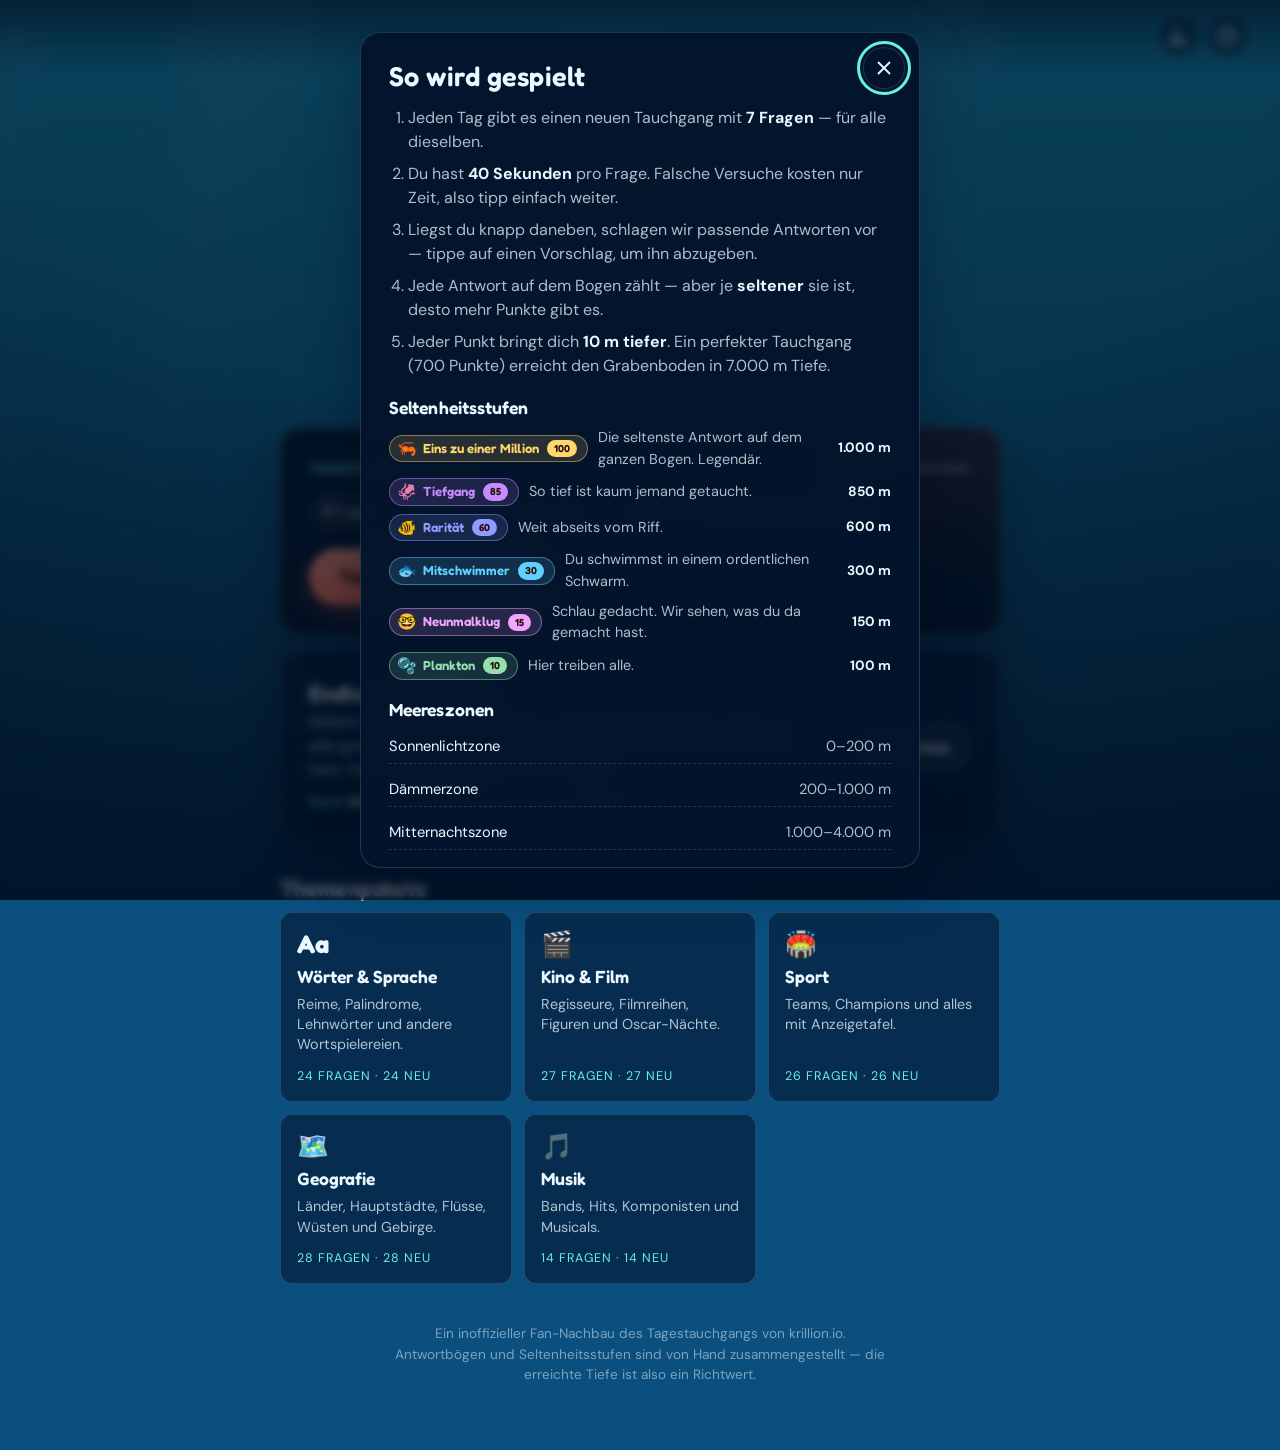
<file: krillion/index.html>
<!doctype html>
<html lang="de">
<head>
  <meta charset="utf-8">
  <meta name="viewport" content="width=device-width, initial-scale=1, viewport-fit=cover">
  <title>Krillion — der tägliche Quiz-Tauchgang</title>
  <meta name="description" content="Tauche so tief du kannst — mit seltenen Antworten auf jede Quizfrage. Sieben Fragen am Tag, 40 Sekunden pro Frage.">
  <meta name="theme-color" content="#0a4f7e">
  <link rel="icon" href="data:image/svg+xml,%3Csvg xmlns='http://www.w3.org/2000/svg' viewBox='0 0 100 100'%3E%3Ctext y='.9em' font-size='90'%3E%F0%9F%A6%90%3C/text%3E%3C/svg%3E">
  <link rel="preconnect" href="https://fonts.googleapis.com">
  <link rel="preconnect" href="https://fonts.gstatic.com" crossorigin>
  <link rel="stylesheet" href="https://fonts.googleapis.com/css2?family=DM+Sans:opsz,wght@9..40,400;9..40,500;9..40,700&family=Fredoka:wght@500;600;700&display=swap">
  <link rel="stylesheet" href="css/style.css">
</head>
<body>
  <div class="ocean" aria-hidden="true">
    <div class="rays"></div>
    <canvas id="snow"></canvas>
  </div>

  <header class="topbar">
    <button class="brand" data-act="brand" aria-label="Krillion Startseite">
      <span class="brand-mark" aria-hidden="true">🦐</span>
      <span class="brand-name">Krillion</span>
    </button>
    <nav class="top-actions" aria-label="Hauptmenü">
      <button class="icon-btn" data-act="log" aria-label="Tauchlogbuch" title="Tauchlogbuch">
        <svg viewBox="0 0 24 24" aria-hidden="true"><path d="M4 20V10M10 20V4M16 20v-7M22 20H2" fill="none" stroke="currentColor" stroke-width="1.8" stroke-linecap="round"/></svg>
      </button>
      <button class="icon-btn" data-act="help" aria-label="So wird gespielt" title="So wird gespielt">
        <svg viewBox="0 0 24 24" aria-hidden="true"><circle cx="12" cy="12" r="9.5" fill="none" stroke="currentColor" stroke-width="1.8"/><path d="M9.4 9.3a2.7 2.7 0 1 1 3.7 2.5c-.8.3-1.1.9-1.1 1.7v.4" fill="none" stroke="currentColor" stroke-width="1.8" stroke-linecap="round"/><circle cx="12" cy="17" r="1.1" fill="currentColor"/></svg>
      </button>
    </nav>
  </header>

  <main id="app"></main>

  <div id="modal-root"></div>
  <div id="toast" role="status" aria-live="polite"></div>

  <noscript><p class="noscript">Krillion braucht JavaScript zum Tauchen. Bitte aktiviere es — das Wasser ist herrlich.</p></noscript>

  <script src="js/data.js"></script>
  <script src="js/data-more-1.js"></script>
  <script src="js/data-more-2.js"></script>
  <script src="js/app.js"></script>
</body>
</html>
</file>
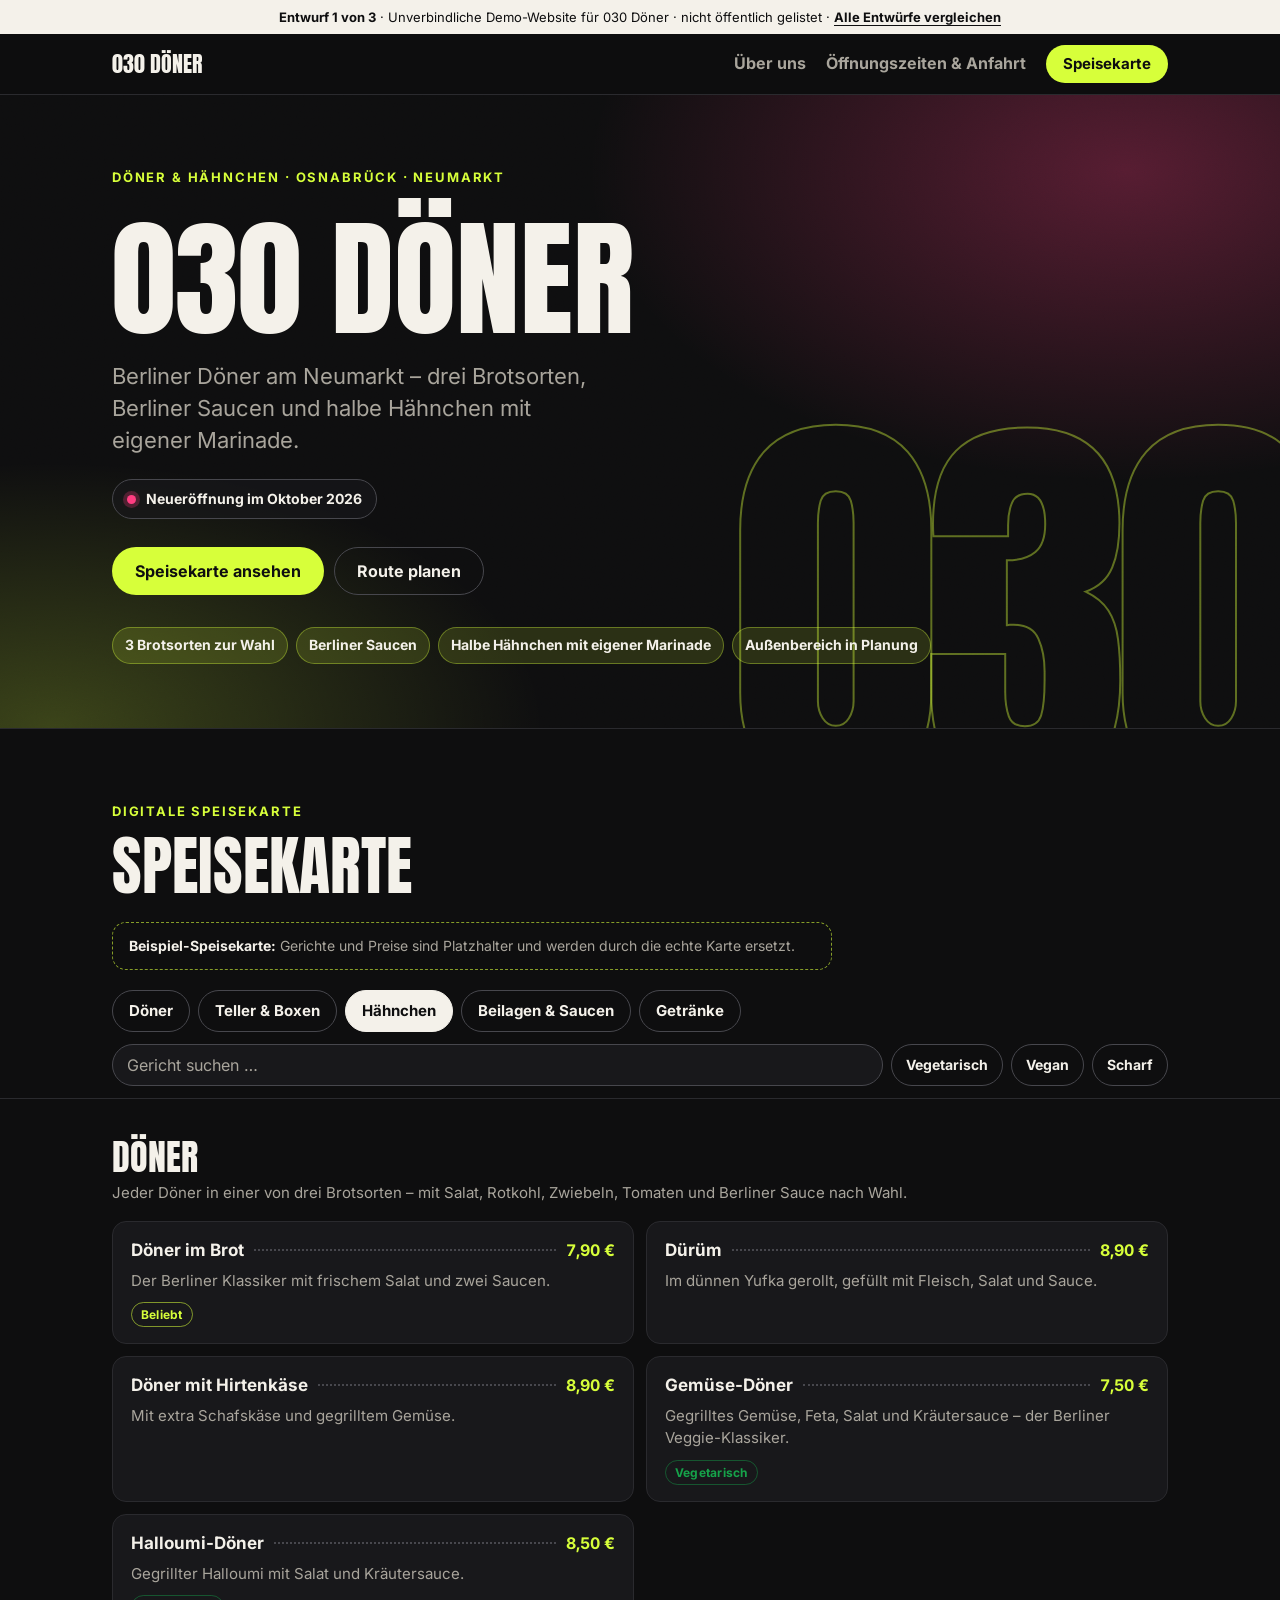
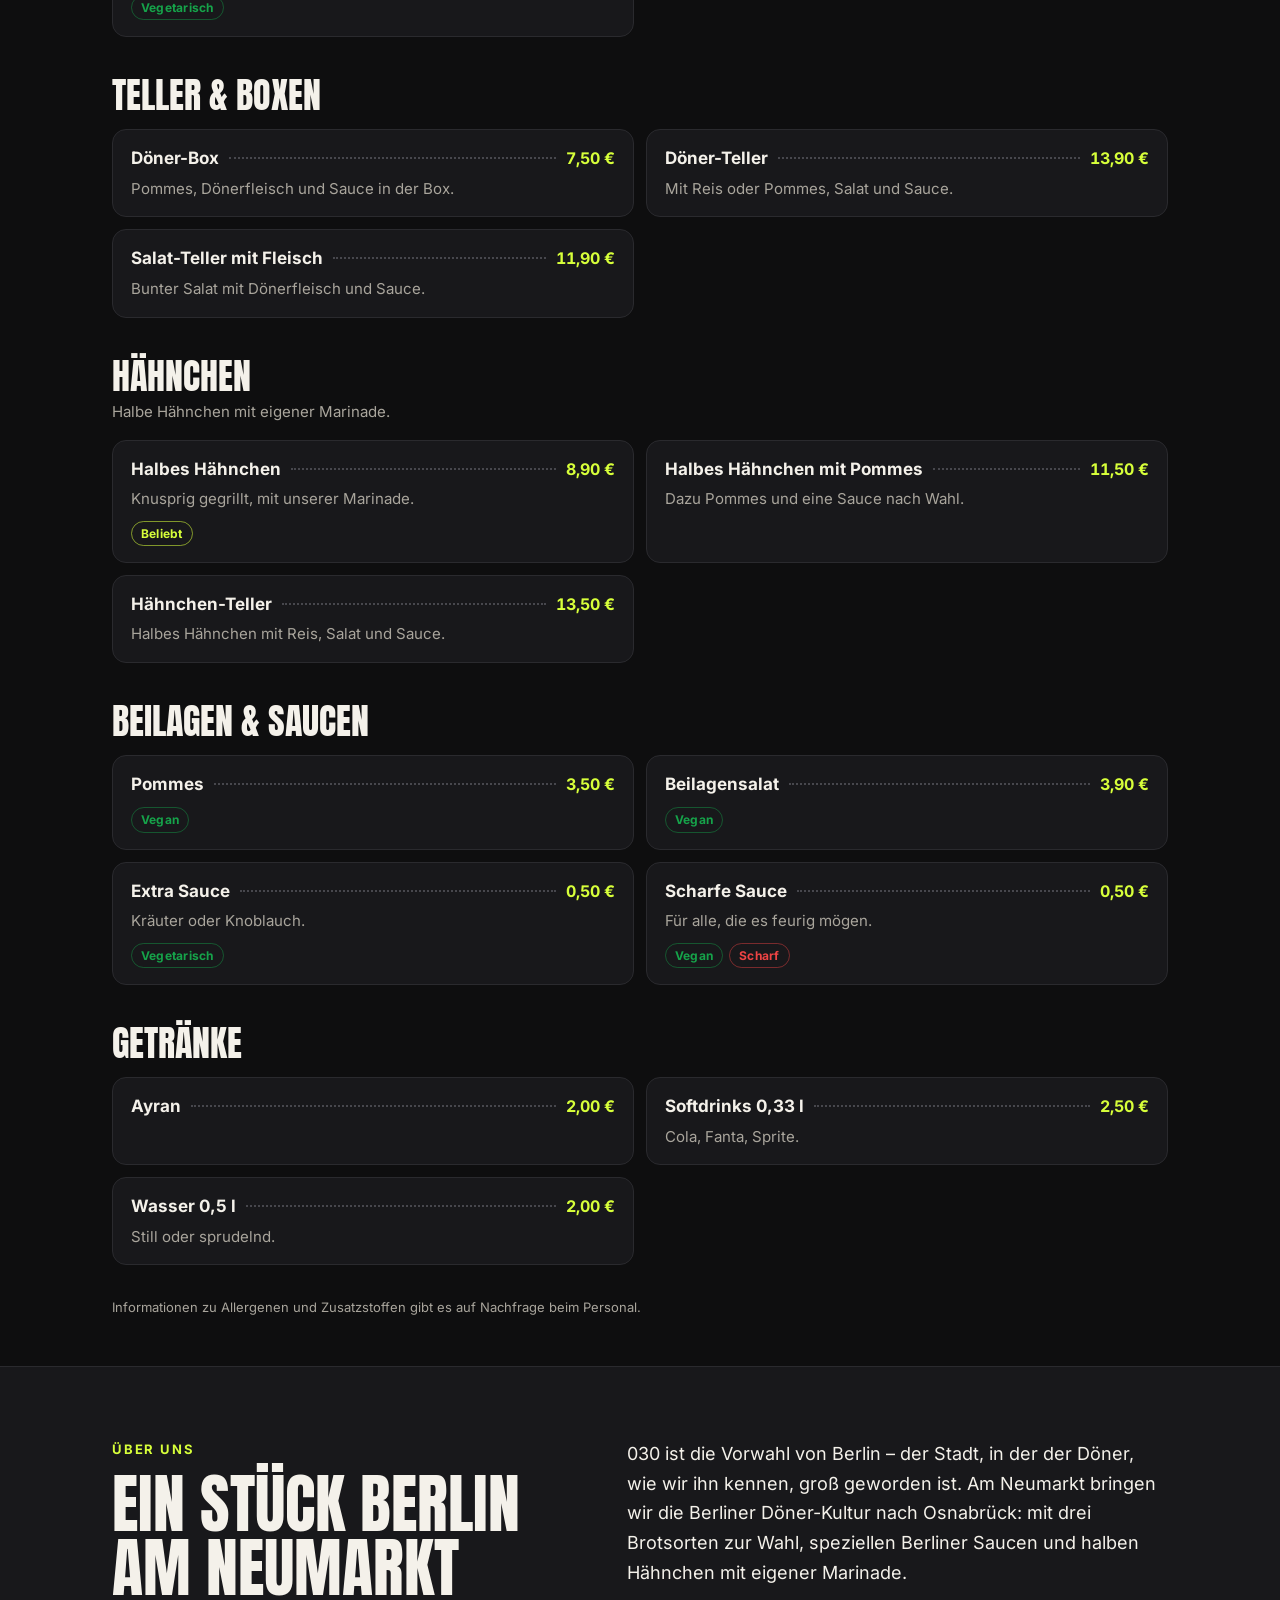
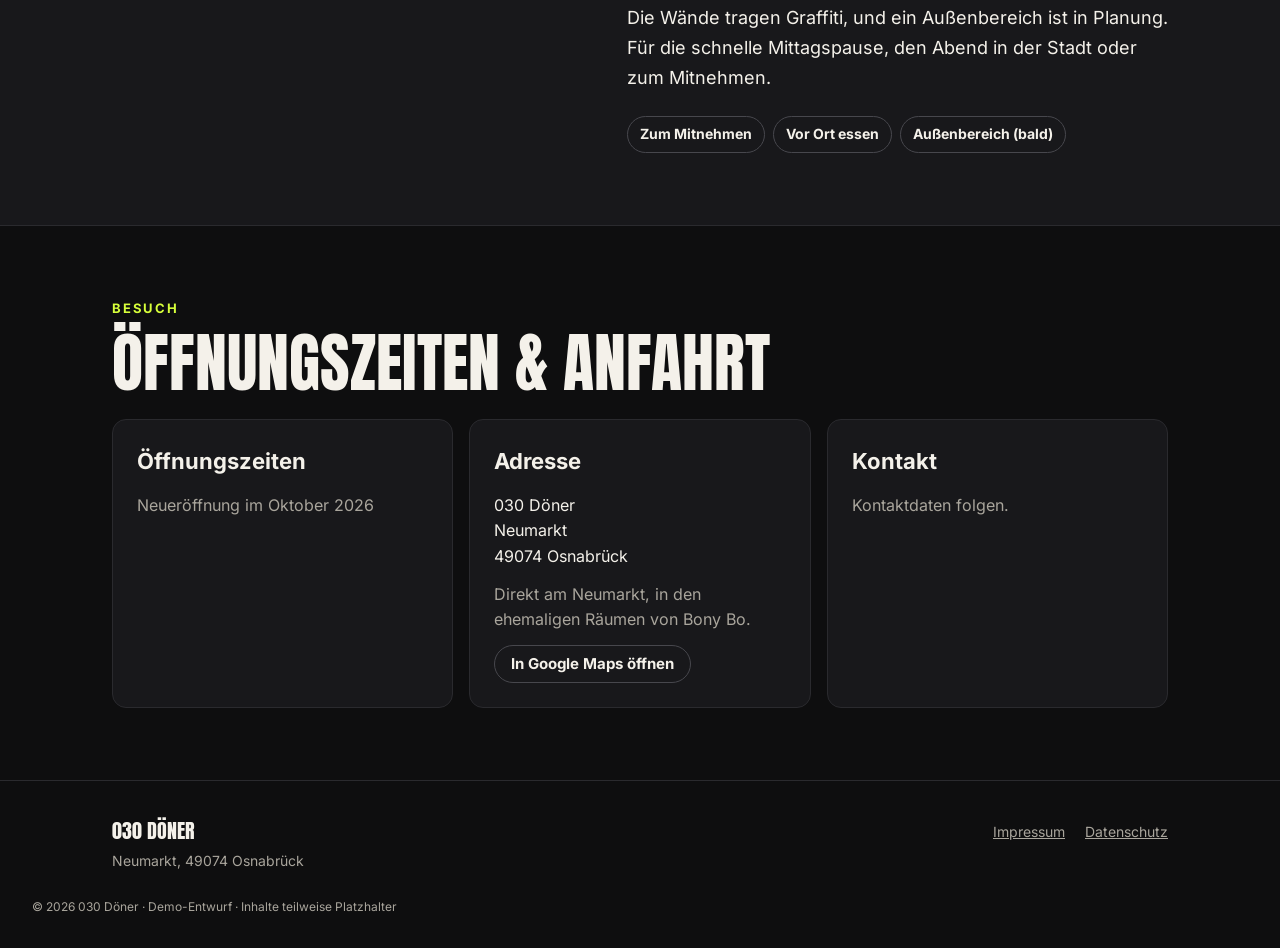
<file: demos/030-doener-osnabrueck/index.html>
<!DOCTYPE html>
<html lang="de">
<head>
<meta charset="utf-8">
<meta name="viewport" content="width=device-width, initial-scale=1, viewport-fit=cover">
<title>030 Döner – Berliner Döner am Neumarkt – drei Brotsorten, Berliner Saucen und halbe Hähnchen mit eigener Marinade. in Osnabrück</title>
<meta name="description" content="030 ist die Vorwahl von Berlin – der Stadt, in der der Döner, wie wir ihn kennen, groß geworden ist. Am Neumarkt bringen wir die Berliner Döner-Kultur...">
<meta name="robots" content="noindex, nofollow">
<meta name="theme-color" content="#0e0e0f">
<meta property="og:type" content="website">
<meta property="og:title" content="030 Döner">
<meta property="og:description" content="Berliner Döner am Neumarkt – drei Brotsorten, Berliner Saucen und halbe Hähnchen mit eigener Marinade. · Neumarkt, 49074 Osnabrück">
<link rel="icon" href="data:image/svg+xml,&lt;svg%20xmlns=&#39;http://www.w3.org/2000/svg&#39;%20viewBox=&#39;0%200%2064%2064&#39;&gt;&lt;rect%20width=&#39;64&#39;%20height=&#39;64&#39;%20rx=&#39;14&#39;%20fill=&#39;%23d7ff3a&#39;/&gt;&lt;text%20x=&#39;32&#39;%20y=&#39;40&#39;%20font-size=&#39;22&#39;%20font-family=&#39;Arial%20Black,Arial,sans-serif&#39;%20font-weight=&#39;900&#39;%20text-anchor=&#39;middle&#39;%20fill=&#39;%230e0e0f&#39;&gt;030&lt;/text&gt;&lt;/svg&gt;">
<style>
@font-face { font-family: "Inter"; font-style: normal; font-weight: 400; font-display: swap; src: url([data-uri]) format("woff2"); }
@font-face { font-family: "Inter"; font-style: normal; font-weight: 700; font-display: swap; src: url([data-uri]) format("woff2"); }
@font-face { font-family: "Anton"; font-style: normal; font-weight: 400; font-display: swap; src: url([data-uri]) format("woff2"); }
:root {
  color-scheme: dark;
  --bg: #0e0e0f;
  --surface: #18181b;
  --text: #f4f1ea;
  --muted: #a9a59c;
  --line: #2a2a2e;
  --line-strong: #47474d;
  --accent: #d7ff3a;
  --accent-ink: #0e0e0f;
  --accent-text: #d7ff3a;
  --accent-2: #ff3d81;
  --font-body: "Inter", system-ui, -apple-system, "Segoe UI", Roboto, "Helvetica Neue", Arial, sans-serif;
  --font-display: "Anton", system-ui, -apple-system, "Segoe UI", Roboto, sans-serif;
  --display-weight: 400;
  --display-transform: uppercase;
  --display-tracking: 0;
  --radius: 14px;
  --header-h: 60px;
  --tools-h: 112px;
}
*, *::before, *::after { box-sizing: border-box; }
[hidden] { display: none !important; }
html { scroll-behavior: smooth; -webkit-text-size-adjust: 100%; }
body {
  margin: 0;
  background: var(--bg);
  color: var(--text);
  font: 16px/1.6 var(--font-body);
  -webkit-font-smoothing: antialiased;
}
a { color: inherit; }
:focus-visible { outline: 3px solid var(--accent); outline-offset: 2px; border-radius: 4px; }
.sr-only { position: absolute; width: 1px; height: 1px; overflow: hidden; clip: rect(0 0 0 0); white-space: nowrap; }
.wrap { max-width: 1120px; margin: 0 auto; padding: 0 16px; }
@media (min-width: 760px) { .wrap { padding: 0 32px; } }

.display {
  font-family: var(--font-display);
  font-weight: var(--display-weight);
  text-transform: var(--display-transform);
  letter-spacing: var(--display-tracking);
  line-height: 1;
}
.eyebrow {
  margin: 0 0 12px;
  font-size: 13px;
  font-weight: 700;
  letter-spacing: .14em;
  text-transform: uppercase;
  color: var(--accent-text);
}

/* Demo-Hinweis */
.demo-bar {
  background: var(--text);
  color: var(--bg);
  font-size: 13px;
  line-height: 1.4;
  text-align: center;
  padding: 8px 16px;
}

/* Kopfzeile */
.top {
  position: sticky; top: 0; z-index: 30;
  background: color-mix(in srgb, var(--bg) 90%, transparent);
  -webkit-backdrop-filter: blur(12px); backdrop-filter: blur(12px);
  border-bottom: 1px solid var(--line);
}
.top-inner { height: var(--header-h); display: flex; align-items: center; justify-content: space-between; gap: 16px; }
.brand { text-decoration: none; font-size: 22px; line-height: 1.3; white-space: nowrap; overflow: hidden; text-overflow: ellipsis; }
.top-nav { display: flex; align-items: center; gap: 20px; }
.top-nav a:not(.btn) { display: none; text-decoration: none; font-weight: 600; color: var(--muted); }
.top-nav a:not(.btn):hover { color: var(--text); }
@media (min-width: 760px) { .top-nav a:not(.btn) { display: inline; } }

/* Buttons */
.btn {
  display: inline-flex; align-items: center; justify-content: center; gap: 8px;
  min-height: 48px; padding: 0 22px;
  border-radius: 999px; border: 1.5px solid transparent;
  font-weight: 700; font-size: 16px; text-decoration: none; white-space: nowrap;
  transition: transform .15s ease, background-color .15s ease, border-color .15s ease;
}
.btn:active { transform: scale(.97); }
.btn-primary { background: var(--accent); color: var(--accent-ink); }
.btn-primary:hover { background: color-mix(in srgb, var(--accent) 88%, var(--text)); }
.btn-ghost { border-color: var(--line-strong); color: var(--text); }
.btn-ghost:hover { border-color: var(--text); }
.btn-sm { min-height: 38px; padding: 0 16px; font-size: 15px; }
.btn svg { width: 18px; height: 18px; flex: none; }

/* Hero */
.hero {
  position: relative; overflow: hidden; isolation: isolate;
  padding: 72px 0 64px;
  background:
    radial-gradient(60% 70% at 88% 12%, color-mix(in srgb, var(--accent-2) 30%, transparent), transparent 70%),
    radial-gradient(55% 60% at 4% 100%, color-mix(in srgb, var(--accent) 22%, transparent), transparent 70%),
    var(--bg);
}
.hero::after {
  content: ""; position: absolute; inset: 0; z-index: -1; pointer-events: none;
  background-image: url("data:image/svg+xml,%3Csvg xmlns='http://www.w3.org/2000/svg' width='180' height='180'%3E%3Cfilter id='n'%3E%3CfeTurbulence type='fractalNoise' baseFrequency='.85' numOctaves='2' stitchTiles='stitch'/%3E%3C/filter%3E%3Crect width='100%25' height='100%25' filter='url(%23n)' opacity='.55'/%3E%3C/svg%3E");
  opacity: .10; mix-blend-mode: overlay;
}
.hero-deko {
  position: absolute; z-index: -1; right: -2vw; bottom: -4vw;
  font-family: var(--font-display); font-weight: var(--display-weight); text-transform: var(--display-transform);
  font-size: clamp(140px, 34vw, 420px); line-height: .8; letter-spacing: -.04em;
  color: transparent; -webkit-text-stroke: 2px color-mix(in srgb, var(--accent) 40%, transparent);
  white-space: nowrap; pointer-events: none; user-select: none;
}
.hero h1 { font-size: clamp(52px, 13vw, 128px); margin: 0 0 18px; padding-top: .12em; max-width: 12ch; }
.lead { font-size: clamp(18px, 2.6vw, 22px); line-height: 1.45; color: var(--muted); margin: 0 0 22px; max-width: 34ch; }
.status {
  display: inline-flex; align-items: center; gap: 10px;
  margin: 0 0 28px; padding: 8px 14px;
  border: 1px solid var(--line-strong); border-radius: 999px;
  font-size: 14px; font-weight: 600;
  background: color-mix(in srgb, var(--surface) 70%, transparent);
}
.status .dot { width: 9px; height: 9px; border-radius: 50%; background: var(--accent-2); box-shadow: 0 0 0 4px color-mix(in srgb, var(--accent-2) 25%, transparent); }
.status.is-open .dot { background: #22c55e; box-shadow: 0 0 0 4px rgba(34,197,94,.25); }
.status.is-closed .dot { background: #ef4444; box-shadow: 0 0 0 4px rgba(239,68,68,.25); }
.cta-row { display: flex; flex-wrap: wrap; gap: 10px; margin-bottom: 32px; }
.chips { list-style: none; margin: 0; padding: 0; display: flex; flex-wrap: wrap; gap: 8px; }
.chips li {
  padding: 6px 12px; border-radius: 999px; font-size: 14px; font-weight: 600;
  background: color-mix(in srgb, var(--accent) 14%, transparent);
  border: 1px solid color-mix(in srgb, var(--accent) 35%, transparent);
}

/* Abschnitte */
section { padding: 72px 0; }
.section-head { margin-bottom: 24px; }
.section-head h2, .about h2 { font-size: clamp(36px, 7vw, 64px); margin: 0; }
.notice {
  margin: 0 0 8px; padding: 12px 16px; max-width: 720px;
  border: 1.5px dashed color-mix(in srgb, var(--accent) 60%, transparent);
  border-radius: var(--radius); font-size: 14px; color: var(--muted);
}
.notice strong { color: var(--text); }

/* Speisekarte */
#karte { scroll-margin-top: var(--header-h); padding-bottom: 48px; border-top: 1px solid var(--line); }
.menu-tools {
  position: sticky; top: var(--header-h); z-index: 20;
  background: var(--bg); border-bottom: 1px solid var(--line);
  padding: 12px 0;
}
.cat-nav { display: flex; gap: 8px; overflow-x: auto; scrollbar-width: none; padding-bottom: 2px; }
.cat-nav::-webkit-scrollbar { display: none; }
.cat-nav a {
  flex: none; padding: 8px 16px; border-radius: 999px;
  border: 1px solid var(--line-strong); text-decoration: none;
  font-weight: 600; font-size: 15px; white-space: nowrap;
}
.cat-nav a.active { background: var(--text); color: var(--bg); border-color: var(--text); }
.tool-row { display: flex; gap: 8px; margin-top: 10px; overflow-x: auto; scrollbar-width: none; }
.tool-row::-webkit-scrollbar { display: none; }
.search { flex: 1 0 180px; min-width: 0; }
.search input {
  width: 100%; height: 42px; padding: 0 14px;
  border-radius: 999px; border: 1px solid var(--line-strong);
  background: var(--surface); color: var(--text); font: inherit; font-size: 16px;
}
.search input::placeholder { color: var(--muted); }
.filter {
  flex: none; height: 42px; padding: 0 14px; border-radius: 999px;
  border: 1px solid var(--line-strong); background: transparent; color: var(--text);
  font: inherit; font-size: 14px; font-weight: 600; cursor: pointer;
}
.filter[aria-pressed="true"] { background: var(--accent); color: var(--accent-ink); border-color: var(--accent); }
.menu-cat { padding-top: 40px; scroll-margin-top: calc(var(--header-h) + var(--tools-h)); }
.menu-cat h3 { font-size: clamp(26px, 4.5vw, 36px); margin: 0 0 6px; }
.cat-note { margin: 0 0 16px; color: var(--muted); font-size: 15px; }
.items { list-style: none; margin: 16px 0 0; padding: 0; display: grid; gap: 12px; }
@media (min-width: 760px) { .items { grid-template-columns: 1fr 1fr; } }
.item {
  background: var(--surface); border: 1px solid var(--line);
  border-radius: var(--radius); padding: 16px 18px;
}
.item-head { display: flex; align-items: baseline; gap: 10px; }
.item-name { font-weight: 700; font-size: 17px; line-height: 1.3; }
.leader { flex: 1; min-width: 16px; border-bottom: 2px dotted var(--line-strong); transform: translateY(-5px); }
.price { font-weight: 800; font-variant-numeric: tabular-nums; color: var(--accent-text); white-space: nowrap; }
.item-desc { margin: 6px 0 0; color: var(--muted); font-size: 15px; line-height: 1.5; }
.variants { margin: 8px 0 0; display: flex; flex-wrap: wrap; gap: 6px 14px; font-size: 14px; color: var(--muted); }
.variants b { color: var(--text); font-variant-numeric: tabular-nums; }
.badges { margin: 10px 0 0; display: flex; flex-wrap: wrap; gap: 6px; }
.badge {
  font-size: 12px; font-weight: 700; letter-spacing: .02em;
  padding: 2px 9px; border-radius: 999px; border: 1px solid var(--line-strong); color: var(--muted);
}
.badge-vegetarisch, .badge-vegan { color: #16a34a; border-color: rgba(22,163,74,.45); }
.badge-scharf { color: #ef4444; border-color: rgba(239,68,68,.45); }
.badge-beliebt, .badge-neu { color: var(--accent-text); border-color: color-mix(in srgb, var(--accent) 55%, transparent); }
.empty { padding: 32px 0; color: var(--muted); }
.fine { margin: 32px 0 0; font-size: 13px; color: var(--muted); }

/* Über uns */
.about { background: var(--surface); border-top: 1px solid var(--line); border-bottom: 1px solid var(--line); }
.about-grid { display: grid; gap: 32px; }
@media (min-width: 860px) { .about-grid { grid-template-columns: 1fr 1.2fr; gap: 64px; align-items: start; } }
.about-text p { margin: 0 0 16px; font-size: 18px; line-height: 1.65; max-width: 60ch; }
.services { list-style: none; margin: 24px 0 0; padding: 0; display: flex; flex-wrap: wrap; gap: 8px; }
.services li { padding: 6px 12px; border: 1px solid var(--line-strong); border-radius: 999px; font-size: 14px; font-weight: 600; }

/* Info */
#info { scroll-margin-top: var(--header-h); }
.info-grid { display: grid; gap: 16px; }
@media (min-width: 860px) { .info-grid { grid-template-columns: repeat(3, 1fr); } }
.card { background: var(--surface); border: 1px solid var(--line); border-radius: var(--radius); padding: 24px; }
.card h3 { margin: 0 0 14px; font-size: 22px; }
.card p { margin: 0 0 12px; }
.hours { width: 100%; border-collapse: collapse; font-size: 15px; }
.hours td { padding: 7px 0; border-bottom: 1px solid var(--line); vertical-align: top; }
.hours td:last-child { text-align: right; font-variant-numeric: tabular-nums; }
.hours tr:last-child td { border-bottom: 0; }
.hours tr.today td { color: var(--accent-text); font-weight: 700; }
.muted { color: var(--muted); }
.contact-list { list-style: none; margin: 0; padding: 0; display: grid; gap: 10px; }
.contact-list a { font-weight: 600; text-decoration-color: var(--line-strong); text-underline-offset: 3px; }

/* Fußzeile */
.foot { border-top: 1px solid var(--line); padding: 40px 0 32px; }
.foot-inner { display: flex; flex-wrap: wrap; gap: 16px 32px; justify-content: space-between; align-items: flex-start; }
.foot p { margin: 4px 0 0; color: var(--muted); font-size: 14px; }
.foot nav { display: flex; gap: 20px; font-size: 14px; }
.foot nav a { color: var(--muted); }
.credit { margin-top: 24px !important; font-size: 12px !important; }

/* Mobile Aktionsleiste */
.action-bar {
  position: fixed; left: 0; right: 0; bottom: 0; z-index: 40;
  display: grid; grid-template-columns: repeat(2, 1fr); gap: 8px;
  padding: 10px 12px calc(10px + env(safe-area-inset-bottom));
  background: color-mix(in srgb, var(--bg) 92%, transparent);
  -webkit-backdrop-filter: blur(12px); backdrop-filter: blur(12px);
  border-top: 1px solid var(--line);
}
.action-bar .btn { min-height: 46px; padding: 0 10px; font-size: 15px; }
body { padding-bottom: 76px; }
@media (min-width: 760px) { .action-bar { display: none; } body { padding-bottom: 0; } }

/* ---------- Entwurfs-Hinweis ---------- */
.demo-bar a { color: inherit; font-weight: 700; text-underline-offset: 3px; }

/* ---------- Layout: split (zweispaltig mit Karten-Vorschau) ---------- */
.preview { display: none; }
.layout-split .hero-deko { display: none; }
.layout-split .preview {
  display: block; margin-top: 40px;
  background: var(--surface); border: 1px solid var(--line); border-radius: calc(var(--radius) + 6px);
  padding: 24px; box-shadow: 0 24px 60px -30px rgba(0,0,0,.45);
}
.preview h2 { font-size: 26px; margin: 0 0 4px; }
.preview .eyebrow { margin-bottom: 6px; }
.preview ul { list-style: none; margin: 16px 0 20px; padding: 0; }
.preview li { display: flex; align-items: baseline; gap: 10px; padding: 12px 0; border-bottom: 1px solid var(--line); }
.preview li:last-child { border-bottom: 0; }
.preview li span:first-child { font-weight: 700; }
.preview li small { display: block; color: var(--muted); font-size: 14px; font-weight: 400; }
@media (min-width: 900px) {
  .layout-split .hero-grid { display: grid; grid-template-columns: 1.15fr .85fr; gap: 56px; align-items: center; }
  .layout-split .preview { margin-top: 0; }
  .layout-split .hero h1 { font-size: clamp(52px, 7vw, 96px); }
}

/* ---------- Layout: karte (Speisekarte zuerst, QR-Code-tauglich) ---------- */
.layout-karte .hero { padding: 28px 0 24px; }
.layout-karte .hero-deko, .layout-karte .chips, .layout-karte .hero .lead { display: none; }
.layout-karte .hero h1 { font-size: clamp(40px, 9vw, 72px); margin-bottom: 12px; }
.layout-karte .status { margin-bottom: 16px; }
.layout-karte .cta-row { margin-bottom: 0; }
.layout-karte .cta-row .btn-primary { display: none; }
.layout-karte .cta-row .btn { min-height: 40px; font-size: 15px; padding: 0 16px; }
.layout-karte #karte { padding-top: 32px; }
.layout-karte #karte .section-head h2 { font-size: clamp(28px, 5vw, 40px); }

/* ---------- Layout: mitte (elegant zentriert, klassische Karte) ---------- */
.layout-mitte .hero { text-align: center; padding: 96px 0 88px; }
.layout-mitte .hero-deko { display: none; }
.layout-mitte .hero h1 { margin-left: auto; margin-right: auto; font-size: clamp(48px, 11vw, 112px); }
.layout-mitte .hero .lead { margin-left: auto; margin-right: auto; }
.layout-mitte .cta-row, .layout-mitte .chips { justify-content: center; }
.layout-mitte .ornament { display: flex; align-items: center; justify-content: center; gap: 14px; margin: 0 0 22px; color: var(--accent-text); }
.layout-mitte .ornament::before, .layout-mitte .ornament::after { content: ""; width: 56px; height: 1px; background: currentColor; opacity: .6; }
.ornament { display: none; }
.layout-mitte .section-head { text-align: center; }
.layout-mitte .notice { margin-left: auto; margin-right: auto; text-align: center; }
.layout-mitte .cat-nav { justify-content: safe center; }
.layout-mitte .menu-cat h3 { text-align: center; }
.layout-mitte .cat-note { text-align: center; }
.layout-mitte .items { gap: 0 48px; }
.layout-mitte .item { background: none; border: 0; border-bottom: 1px solid var(--line); border-radius: 0; padding: 16px 0; }
.layout-mitte .about-grid { text-align: center; grid-template-columns: 1fr; justify-items: center; }
.layout-mitte .about-text p { margin-left: auto; margin-right: auto; }
.layout-mitte .services { justify-content: center; }
@media (prefers-reduced-motion: reduce) { html { scroll-behavior: auto; } .btn { transition: none; } }
</style>
<script type="application/ld+json">{"@context": "https://schema.org", "@type": "Restaurant", "address": {"@type": "PostalAddress", "addressCountry": "DE", "addressLocality": "Osnabr\u00fcck", "postalCode": "49074", "streetAddress": "Neumarkt"}, "name": "030 D\u00f6ner", "servesCuisine": "D\u00f6ner \u0026 H\u00e4hnchen"}</script>
</head>
<body class="layout-buehne">

<div class="demo-bar">
  <strong>Entwurf 1 von 3</strong> · Unverbindliche Demo-Website für 030 Döner · nicht öffentlich gelistet · <a href="entwuerfe/index.html">Alle Entwürfe vergleichen</a></div>

<header class="top">
  <div class="wrap top-inner">
    <a href="#start" class="brand display">030 Döner</a>
    <nav class="top-nav" aria-label="Hauptnavigation">
      <a href="#ueber">Über uns</a>
      <a href="#info">Öffnungszeiten &amp; Anfahrt</a>
      <a href="#karte" class="btn btn-primary btn-sm">Speisekarte</a>
    </nav>
  </div>
</header>

<main id="start">

<section class="hero">
  <div class="hero-deko" aria-hidden="true">030</div>
  <div class="wrap hero-grid">
    <div>
    <p class="ornament" aria-hidden="true">✦</p>
    <p class="eyebrow">Döner &amp; Hähnchen · Osnabrück · Neumarkt</p>
    <h1 class="display">030 Döner</h1>
<p class="lead">Berliner Döner am Neumarkt – drei Brotsorten, Berliner Saucen und halbe Hähnchen mit eigener Marinade.</p>    <p class="status" data-status>
      <span class="dot" aria-hidden="true"></span>
      <span data-status-text>Neueröffnung im Oktober 2026</span>
    </p>
    <div class="cta-row">
      <a class="btn btn-primary" href="#karte">Speisekarte ansehen</a>
      <a class="btn btn-ghost" href="https://www.google.com/maps/search/?api=1&amp;query=030+D%C3%B6ner+Neumarkt%2C+49074+Osnabr%C3%BCck" target="_blank" rel="noopener">Route planen</a>
    </div>
    <ul class="chips">
<li>3 Brotsorten zur Wahl</li><li>Berliner Saucen</li><li>Halbe Hähnchen mit eigener Marinade</li><li>Außenbereich in Planung</li>    </ul>
    </div>
  </div>
</section>

<section id="karte" aria-labelledby="karte-titel">
  <div class="wrap section-head">
    <p class="eyebrow">Digitale Speisekarte</p>
    <h2 id="karte-titel" class="display">Speisekarte</h2>
  </div>
  <div class="wrap">
    <p class="notice">
<strong>Beispiel-Speisekarte:</strong> Gerichte und Preise sind Platzhalter und werden durch die echte Karte ersetzt.
    </p>
  </div>

  <div class="menu-tools">
    <div class="wrap">
      <nav class="cat-nav" aria-label="Kategorien" data-cat-nav>
<a href="#kat-1" data-cat-link>Döner</a><a href="#kat-2" data-cat-link>Teller &amp; Boxen</a><a href="#kat-3" data-cat-link>Hähnchen</a><a href="#kat-4" data-cat-link>Beilagen &amp; Saucen</a><a href="#kat-5" data-cat-link>Getränke</a>      </nav>
      <div class="tool-row">
        <label class="search">
          <span class="sr-only">Gericht suchen</span>
          <input type="search" placeholder="Gericht suchen …" autocomplete="off" data-search>
        </label>
        <button type="button" class="filter" aria-pressed="false" data-filter="vegetarisch">Vegetarisch</button>
        <button type="button" class="filter" aria-pressed="false" data-filter="vegan">Vegan</button>
        <button type="button" class="filter" aria-pressed="false" data-filter="scharf">Scharf</button>
      </div>
    </div>
  </div>

  <div class="wrap">
    <div class="menu-cat" id="kat-1" data-cat>
      <h3 class="display">Döner</h3>
<p class="cat-note">Jeder Döner in einer von drei Brotsorten – mit Salat, Rotkohl, Zwiebeln, Tomaten und Berliner Sauce nach Wahl.</p>      <ul class="items">
        <li class="item" data-item data-tags="beliebt" data-text="döner im brot der berliner klassiker mit frischem salat und zwei saucen.">
          <div class="item-head">
            <span class="item-name">Döner im Brot</span>
<span class="leader" aria-hidden="true"></span><span class="price">7,90 €</span>          </div>
<p class="item-desc">Der Berliner Klassiker mit frischem Salat und zwei Saucen.</p>          <p class="badges"><span class="badge badge-beliebt">Beliebt</span></p>
        </li>
        <li class="item" data-item data-tags="" data-text="dürüm im dünnen yufka gerollt, gefüllt mit fleisch, salat und sauce.">
          <div class="item-head">
            <span class="item-name">Dürüm</span>
<span class="leader" aria-hidden="true"></span><span class="price">8,90 €</span>          </div>
<p class="item-desc">Im dünnen Yufka gerollt, gefüllt mit Fleisch, Salat und Sauce.</p>        </li>
        <li class="item" data-item data-tags="" data-text="döner mit hirtenkäse mit extra schafskäse und gegrilltem gemüse.">
          <div class="item-head">
            <span class="item-name">Döner mit Hirtenkäse</span>
<span class="leader" aria-hidden="true"></span><span class="price">8,90 €</span>          </div>
<p class="item-desc">Mit extra Schafskäse und gegrilltem Gemüse.</p>        </li>
        <li class="item" data-item data-tags="vegetarisch" data-text="gemüse-döner gegrilltes gemüse, feta, salat und kräutersauce – der berliner veggie-klassiker.">
          <div class="item-head">
            <span class="item-name">Gemüse-Döner</span>
<span class="leader" aria-hidden="true"></span><span class="price">7,50 €</span>          </div>
<p class="item-desc">Gegrilltes Gemüse, Feta, Salat und Kräutersauce – der Berliner Veggie-Klassiker.</p>          <p class="badges"><span class="badge badge-vegetarisch">Vegetarisch</span></p>
        </li>
        <li class="item" data-item data-tags="vegetarisch" data-text="halloumi-döner gegrillter halloumi mit salat und kräutersauce.">
          <div class="item-head">
            <span class="item-name">Halloumi-Döner</span>
<span class="leader" aria-hidden="true"></span><span class="price">8,50 €</span>          </div>
<p class="item-desc">Gegrillter Halloumi mit Salat und Kräutersauce.</p>          <p class="badges"><span class="badge badge-vegetarisch">Vegetarisch</span></p>
        </li>
      </ul>
    </div>
    <div class="menu-cat" id="kat-2" data-cat>
      <h3 class="display">Teller &amp; Boxen</h3>
      <ul class="items">
        <li class="item" data-item data-tags="" data-text="döner-box pommes, dönerfleisch und sauce in der box.">
          <div class="item-head">
            <span class="item-name">Döner-Box</span>
<span class="leader" aria-hidden="true"></span><span class="price">7,50 €</span>          </div>
<p class="item-desc">Pommes, Dönerfleisch und Sauce in der Box.</p>        </li>
        <li class="item" data-item data-tags="" data-text="döner-teller mit reis oder pommes, salat und sauce.">
          <div class="item-head">
            <span class="item-name">Döner-Teller</span>
<span class="leader" aria-hidden="true"></span><span class="price">13,90 €</span>          </div>
<p class="item-desc">Mit Reis oder Pommes, Salat und Sauce.</p>        </li>
        <li class="item" data-item data-tags="" data-text="salat-teller mit fleisch bunter salat mit dönerfleisch und sauce.">
          <div class="item-head">
            <span class="item-name">Salat-Teller mit Fleisch</span>
<span class="leader" aria-hidden="true"></span><span class="price">11,90 €</span>          </div>
<p class="item-desc">Bunter Salat mit Dönerfleisch und Sauce.</p>        </li>
      </ul>
    </div>
    <div class="menu-cat" id="kat-3" data-cat>
      <h3 class="display">Hähnchen</h3>
<p class="cat-note">Halbe Hähnchen mit eigener Marinade.</p>      <ul class="items">
        <li class="item" data-item data-tags="beliebt" data-text="halbes hähnchen knusprig gegrillt, mit unserer marinade.">
          <div class="item-head">
            <span class="item-name">Halbes Hähnchen</span>
<span class="leader" aria-hidden="true"></span><span class="price">8,90 €</span>          </div>
<p class="item-desc">Knusprig gegrillt, mit unserer Marinade.</p>          <p class="badges"><span class="badge badge-beliebt">Beliebt</span></p>
        </li>
        <li class="item" data-item data-tags="" data-text="halbes hähnchen mit pommes dazu pommes und eine sauce nach wahl.">
          <div class="item-head">
            <span class="item-name">Halbes Hähnchen mit Pommes</span>
<span class="leader" aria-hidden="true"></span><span class="price">11,50 €</span>          </div>
<p class="item-desc">Dazu Pommes und eine Sauce nach Wahl.</p>        </li>
        <li class="item" data-item data-tags="" data-text="hähnchen-teller halbes hähnchen mit reis, salat und sauce.">
          <div class="item-head">
            <span class="item-name">Hähnchen-Teller</span>
<span class="leader" aria-hidden="true"></span><span class="price">13,50 €</span>          </div>
<p class="item-desc">Halbes Hähnchen mit Reis, Salat und Sauce.</p>        </li>
      </ul>
    </div>
    <div class="menu-cat" id="kat-4" data-cat>
      <h3 class="display">Beilagen &amp; Saucen</h3>
      <ul class="items">
        <li class="item" data-item data-tags="vegan" data-text="pommes ">
          <div class="item-head">
            <span class="item-name">Pommes</span>
<span class="leader" aria-hidden="true"></span><span class="price">3,50 €</span>          </div>
          <p class="badges"><span class="badge badge-vegan">Vegan</span></p>
        </li>
        <li class="item" data-item data-tags="vegan" data-text="beilagensalat ">
          <div class="item-head">
            <span class="item-name">Beilagensalat</span>
<span class="leader" aria-hidden="true"></span><span class="price">3,90 €</span>          </div>
          <p class="badges"><span class="badge badge-vegan">Vegan</span></p>
        </li>
        <li class="item" data-item data-tags="vegetarisch" data-text="extra sauce kräuter oder knoblauch.">
          <div class="item-head">
            <span class="item-name">Extra Sauce</span>
<span class="leader" aria-hidden="true"></span><span class="price">0,50 €</span>          </div>
<p class="item-desc">Kräuter oder Knoblauch.</p>          <p class="badges"><span class="badge badge-vegetarisch">Vegetarisch</span></p>
        </li>
        <li class="item" data-item data-tags="vegan scharf" data-text="scharfe sauce für alle, die es feurig mögen.">
          <div class="item-head">
            <span class="item-name">Scharfe Sauce</span>
<span class="leader" aria-hidden="true"></span><span class="price">0,50 €</span>          </div>
<p class="item-desc">Für alle, die es feurig mögen.</p>          <p class="badges"><span class="badge badge-vegan">Vegan</span><span class="badge badge-scharf">Scharf</span></p>
        </li>
      </ul>
    </div>
    <div class="menu-cat" id="kat-5" data-cat>
      <h3 class="display">Getränke</h3>
      <ul class="items">
        <li class="item" data-item data-tags="" data-text="ayran ">
          <div class="item-head">
            <span class="item-name">Ayran</span>
<span class="leader" aria-hidden="true"></span><span class="price">2,00 €</span>          </div>
        </li>
        <li class="item" data-item data-tags="" data-text="softdrinks 0,33 l cola, fanta, sprite.">
          <div class="item-head">
            <span class="item-name">Softdrinks 0,33 l</span>
<span class="leader" aria-hidden="true"></span><span class="price">2,50 €</span>          </div>
<p class="item-desc">Cola, Fanta, Sprite.</p>        </li>
        <li class="item" data-item data-tags="" data-text="wasser 0,5 l still oder sprudelnd.">
          <div class="item-head">
            <span class="item-name">Wasser 0,5 l</span>
<span class="leader" aria-hidden="true"></span><span class="price">2,00 €</span>          </div>
<p class="item-desc">Still oder sprudelnd.</p>        </li>
      </ul>
    </div>
    <p class="empty" data-empty hidden>Kein Gericht gefunden – andere Suche probieren?</p>
    <p class="fine">Informationen zu Allergenen und Zusatzstoffen gibt es auf Nachfrage beim Personal.</p>
  </div>
</section>

<section id="ueber" class="about" aria-labelledby="ueber-titel">
  <div class="wrap about-grid">
    <div>
      <p class="eyebrow">Über uns</p>
      <h2 id="ueber-titel" class="display">Ein Stück Berlin am Neumarkt</h2>
    </div>
    <div class="about-text">
<p>030 ist die Vorwahl von Berlin – der Stadt, in der der Döner, wie wir ihn kennen, groß geworden ist. Am Neumarkt bringen wir die Berliner Döner-Kultur nach Osnabrück: mit drei Brotsorten zur Wahl, speziellen Berliner Saucen und halben Hähnchen mit eigener Marinade.</p><p>Die Wände tragen Graffiti, und ein Außenbereich ist in Planung. Für die schnelle Mittagspause, den Abend in der Stadt oder zum Mitnehmen.</p>      <ul class="services"><li>Zum Mitnehmen</li><li>Vor Ort essen</li><li>Außenbereich (bald)</li></ul>
    </div>
  </div>
</section>

<section id="info" aria-labelledby="info-titel">
  <div class="wrap">
    <div class="section-head">
      <p class="eyebrow">Besuch</p>
      <h2 id="info-titel" class="display">Öffnungszeiten &amp; Anfahrt</h2>
    </div>
    <div class="info-grid">
      <div class="card">
        <h3>Öffnungszeiten</h3>
        <p class="muted">Neueröffnung im Oktober 2026</p>
      </div>
      <div class="card">
        <h3>Adresse</h3>
        <p>030 Döner<br>Neumarkt<br>49074 Osnabrück</p>
<p class="muted">Direkt am Neumarkt, in den ehemaligen Räumen von Bony Bo.</p>        <a class="btn btn-ghost btn-sm" href="https://www.google.com/maps/search/?api=1&amp;query=030+D%C3%B6ner+Neumarkt%2C+49074+Osnabr%C3%BCck" target="_blank" rel="noopener">In Google Maps öffnen</a>
      </div>
      <div class="card">
        <h3>Kontakt</h3>
        <ul class="contact-list">
<li class="muted">Kontaktdaten folgen.</li>        </ul>
      </div>
    </div>
  </div>
</section>

</main>

<footer class="foot">
  <div class="wrap foot-inner">
    <div>
      <strong class="display" style="font-size:20px">030 Döner</strong>
      <p>Neumarkt, 49074 Osnabrück</p>
    </div>
    <nav aria-label="Rechtliches"><a href="#">Impressum</a><a href="#">Datenschutz</a></nav>
  </div>
  <p class="wrap credit">© 2026 030 Döner · Demo-Entwurf · Inhalte teilweise Platzhalter</p>
</footer>

<nav class="action-bar" aria-label="Schnellzugriff">
  <a class="btn btn-primary" href="#karte">Speisekarte</a>
  <a class="btn btn-ghost" href="https://www.google.com/maps/search/?api=1&amp;query=030+D%C3%B6ner+Neumarkt%2C+49074+Osnabr%C3%BCck" target="_blank" rel="noopener">Route</a>
</nav>

<script id="oeffnungszeiten" type="application/json">null</script>
<script>
(function () {
  // "Jetzt geöffnet"-Anzeige aus den Öffnungszeiten (Zeiten über Mitternacht werden unterstützt).
  var H = JSON.parse(document.getElementById('oeffnungszeiten').textContent);
  var KEYS = ['mo', 'di', 'mi', 'do', 'fr', 'sa', 'so'];
  var NAMES = ['Montag', 'Dienstag', 'Mittwoch', 'Donnerstag', 'Freitag', 'Samstag', 'Sonntag'];
  var now = new Date(), day = (now.getDay() + 6) % 7, m = now.getHours() * 60 + now.getMinutes();
  var row = document.querySelector('[data-day="' + day + '"]');
  if (row) row.classList.add('today');
  if (!H) return;
  function min(t) { var p = t.split(':'); return +p[0] * 60 + +p[1]; }
  function fmt(x) { x = x % 1440; var h = Math.floor(x / 60), mm = x % 60; return (h < 10 ? '0' : '') + h + ':' + (mm < 10 ? '0' : '') + mm; }
  function ranges(i) {
    return (H[KEYS[i]] || []).map(function (r) {
      var p = r.split('-'), s = min(p[0]), e = min(p[1]);
      if (e <= s) e += 1440;
      return [s, e];
    });
  }
  var el = document.querySelector('[data-status]'), txt = document.querySelector('[data-status-text]');
  var bis = null;
  ranges(day).forEach(function (r) { if (m >= r[0] && m < r[1]) bis = r[1]; });
  ranges((day + 6) % 7).forEach(function (r) { if (r[1] > 1440 && m < r[1] - 1440) bis = r[1]; });
  if (bis !== null) { el.classList.add('is-open'); txt.textContent = 'Jetzt geöffnet · bis ' + fmt(bis) + ' Uhr'; return; }
  el.classList.add('is-closed');
  for (var k = 0; k < 7; k++) {
    var d = (day + k) % 7;
    var rs = ranges(d).filter(function (r) { return k > 0 || r[0] > m; });
    if (rs.length) {
      var wann = k === 0 ? 'heute' : k === 1 ? 'morgen' : 'am ' + NAMES[d];
      txt.textContent = 'Geschlossen · öffnet ' + wann + ' um ' + fmt(rs[0][0]) + ' Uhr';
      return;
    }
  }
  txt.textContent = 'Derzeit geschlossen';
})();

(function () {
  // Suche, Filter und mitlaufende Kategorie-Leiste der Speisekarte.
  var search = document.querySelector('[data-search]');
  var filters = [].slice.call(document.querySelectorAll('[data-filter]'));
  var items = [].slice.call(document.querySelectorAll('[data-item]'));
  var cats = [].slice.call(document.querySelectorAll('[data-cat]'));
  var empty = document.querySelector('[data-empty]');
  function apply() {
    var q = search.value.trim().toLowerCase();
    var aktiv = filters.filter(function (b) { return b.getAttribute('aria-pressed') === 'true'; })
                       .map(function (b) { return b.getAttribute('data-filter'); });
    items.forEach(function (it) {
      var tags = it.getAttribute('data-tags').split(' ');
      var passt = aktiv.every(function (f) {
        return f === 'vegetarisch' ? tags.indexOf('vegetarisch') > -1 || tags.indexOf('vegan') > -1 : tags.indexOf(f) > -1;
      });
      it.hidden = !(passt && (!q || it.getAttribute('data-text').indexOf(q) > -1));
    });
    var irgendwas = false;
    cats.forEach(function (c) {
      var sichtbar = !!c.querySelector('[data-item]:not([hidden])');
      c.hidden = !sichtbar;
      irgendwas = irgendwas || sichtbar;
    });
    empty.hidden = irgendwas;
  }
  search.addEventListener('input', apply);
  filters.forEach(function (b) {
    b.addEventListener('click', function () {
      b.setAttribute('aria-pressed', b.getAttribute('aria-pressed') === 'true' ? 'false' : 'true');
      apply();
    });
  });

  var nav = document.querySelector('[data-cat-nav]');
  var links = [].slice.call(document.querySelectorAll('[data-cat-link]'));
  if (!('IntersectionObserver' in window)) return;
  var io = new IntersectionObserver(function (entries) {
    entries.forEach(function (en) {
      if (!en.isIntersecting) return;
      links.forEach(function (l) {
        var an = l.getAttribute('href') === '#' + en.target.id;
        l.classList.toggle('active', an);
        if (an) nav.scrollTo({ left: l.offsetLeft - nav.clientWidth / 2 + l.clientWidth / 2, behavior: 'smooth' });
      });
    });
  }, { rootMargin: '-40% 0px -55% 0px' });
  cats.forEach(function (c) { io.observe(c); });
})();
</script>
</body>
</html>
</file>
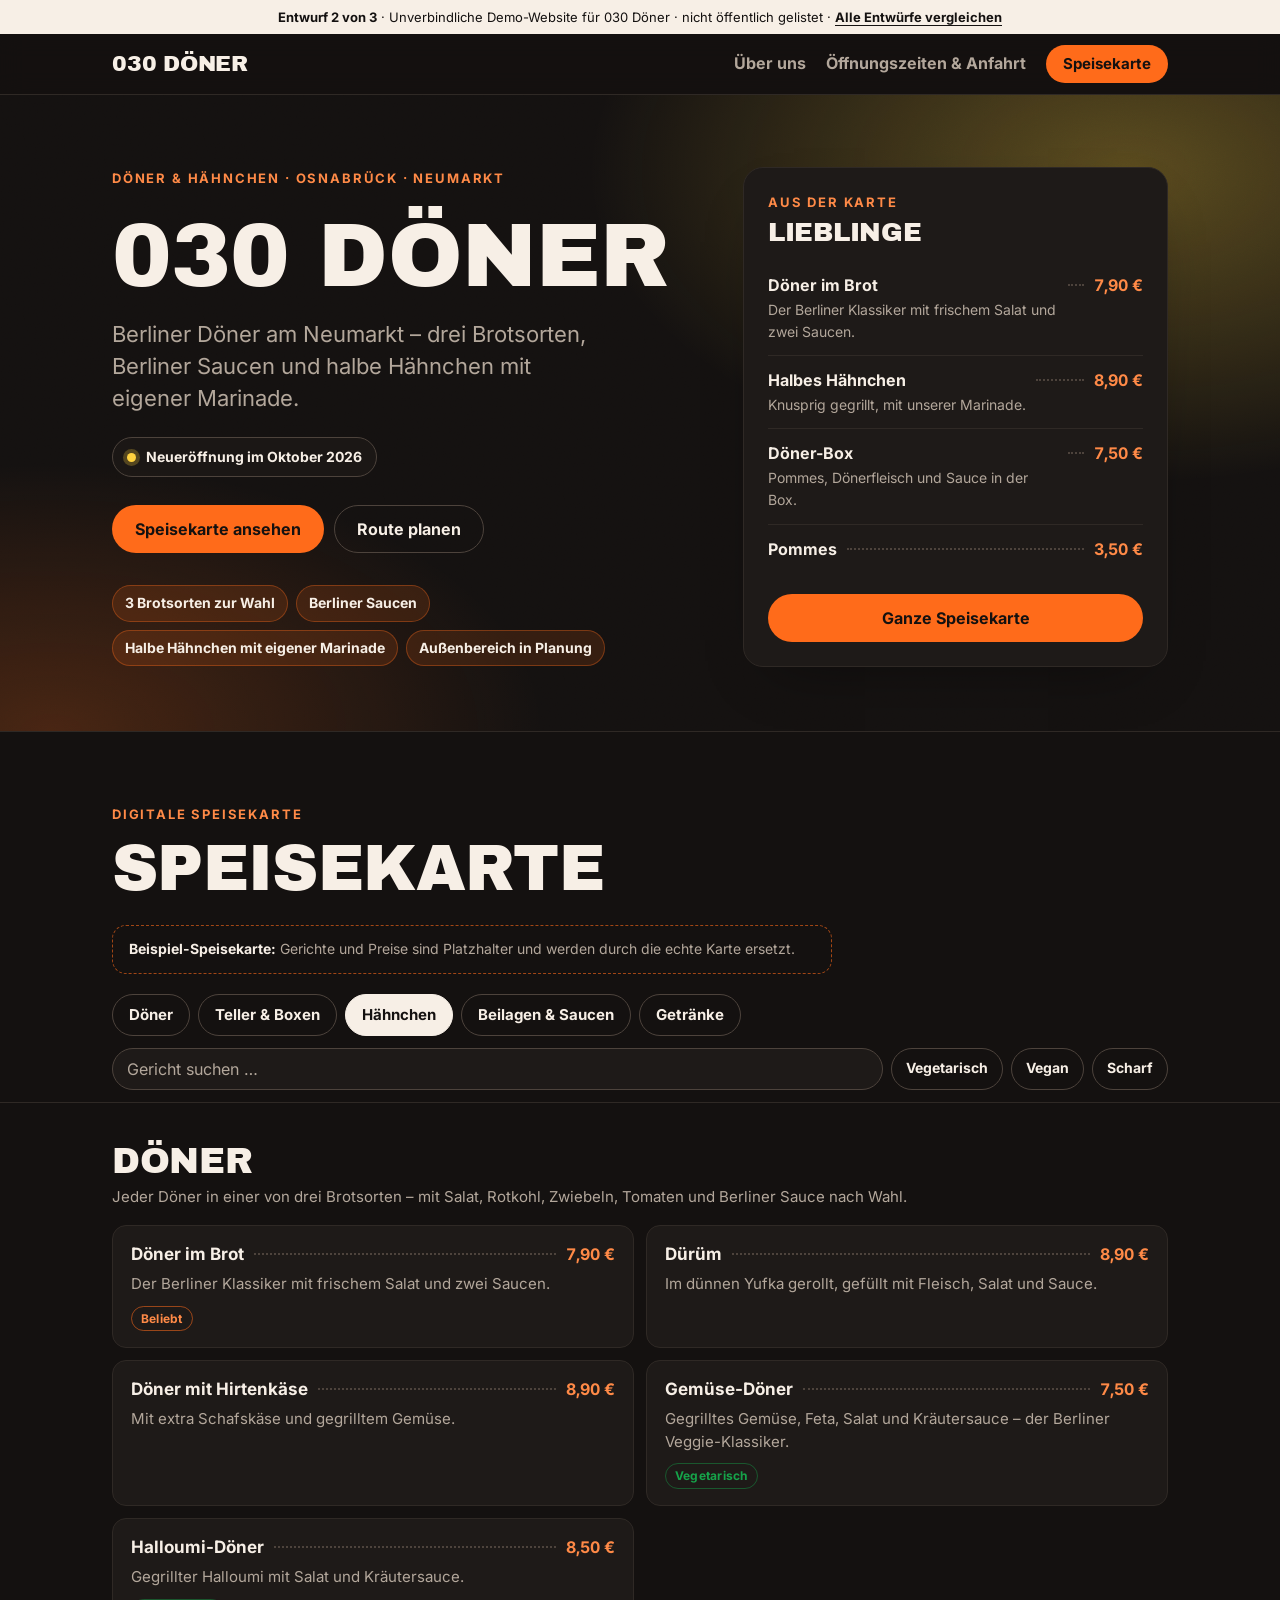
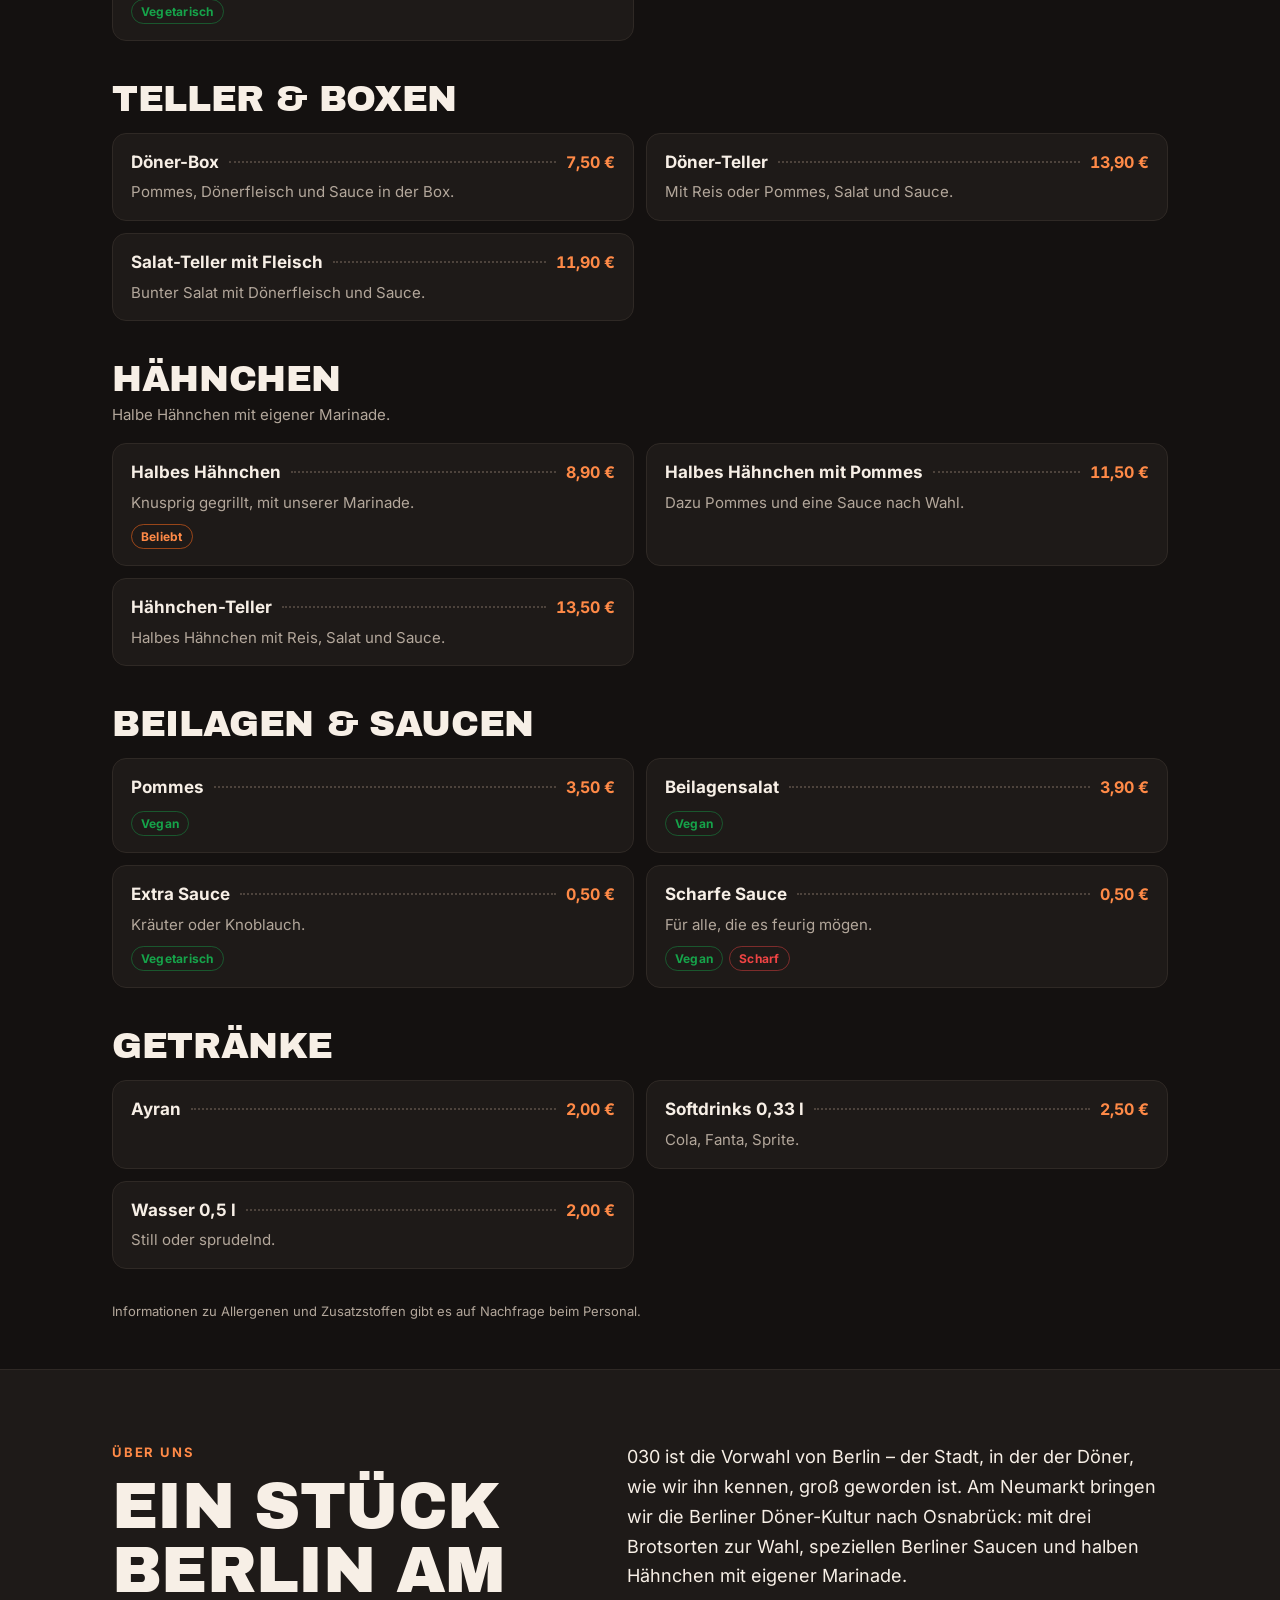
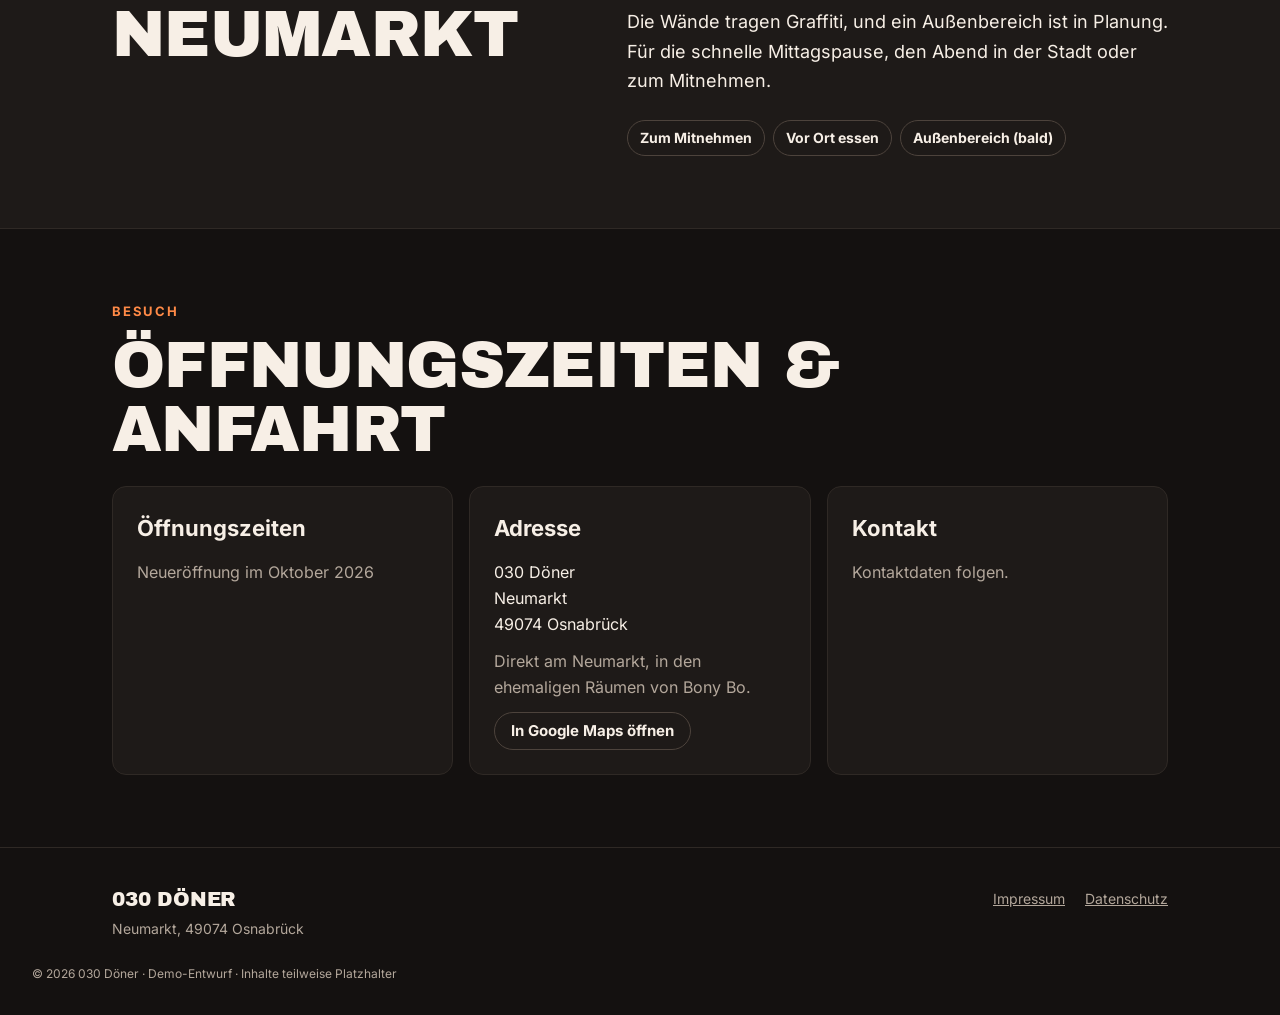
<file: demos/030-doener-osnabrueck/2/index.html>
<!DOCTYPE html>
<html lang="de">
<head>
<meta charset="utf-8">
<meta name="viewport" content="width=device-width, initial-scale=1, viewport-fit=cover">
<title>030 Döner – Berliner Döner am Neumarkt – drei Brotsorten, Berliner Saucen und halbe Hähnchen mit eigener Marinade. in Osnabrück</title>
<meta name="description" content="030 ist die Vorwahl von Berlin – der Stadt, in der der Döner, wie wir ihn kennen, groß geworden ist. Am Neumarkt bringen wir die Berliner Döner-Kultur...">
<meta name="robots" content="noindex, nofollow">
<meta name="theme-color" content="#141110">
<meta property="og:type" content="website">
<meta property="og:title" content="030 Döner">
<meta property="og:description" content="Berliner Döner am Neumarkt – drei Brotsorten, Berliner Saucen und halbe Hähnchen mit eigener Marinade. · Neumarkt, 49074 Osnabrück">
<link rel="icon" href="data:image/svg+xml,&lt;svg%20xmlns=&#39;http://www.w3.org/2000/svg&#39;%20viewBox=&#39;0%200%2064%2064&#39;&gt;&lt;rect%20width=&#39;64&#39;%20height=&#39;64&#39;%20rx=&#39;14&#39;%20fill=&#39;%23ff6b1a&#39;/&gt;&lt;text%20x=&#39;32&#39;%20y=&#39;40&#39;%20font-size=&#39;22&#39;%20font-family=&#39;Arial%20Black,Arial,sans-serif&#39;%20font-weight=&#39;900&#39;%20text-anchor=&#39;middle&#39;%20fill=&#39;%23141110&#39;&gt;030&lt;/text&gt;&lt;/svg&gt;">
<style>
@font-face { font-family: "Inter"; font-style: normal; font-weight: 400; font-display: swap; src: url([data-uri]) format("woff2"); }
@font-face { font-family: "Inter"; font-style: normal; font-weight: 700; font-display: swap; src: url([data-uri]) format("woff2"); }
@font-face { font-family: "Archivo Black"; font-style: normal; font-weight: 400; font-display: swap; src: url([data-uri]) format("woff2"); }
:root {
  color-scheme: dark;
  --bg: #141110;
  --surface: #1e1a18;
  --text: #f7efe6;
  --muted: #b3a79b;
  --line: #2f2925;
  --line-strong: #4d433c;
  --accent: #ff6b1a;
  --accent-ink: #141110;
  --accent-text: #ff8a47;
  --accent-2: #ffd23f;
  --font-body: "Inter", system-ui, -apple-system, "Segoe UI", Roboto, "Helvetica Neue", Arial, sans-serif;
  --font-display: "Archivo Black", system-ui, -apple-system, "Segoe UI", Roboto, sans-serif;
  --display-weight: 400;
  --display-transform: uppercase;
  --display-tracking: -0.01em;
  --radius: 14px;
  --header-h: 60px;
  --tools-h: 112px;
}
*, *::before, *::after { box-sizing: border-box; }
[hidden] { display: none !important; }
html { scroll-behavior: smooth; -webkit-text-size-adjust: 100%; }
body {
  margin: 0;
  background: var(--bg);
  color: var(--text);
  font: 16px/1.6 var(--font-body);
  -webkit-font-smoothing: antialiased;
}
a { color: inherit; }
:focus-visible { outline: 3px solid var(--accent); outline-offset: 2px; border-radius: 4px; }
.sr-only { position: absolute; width: 1px; height: 1px; overflow: hidden; clip: rect(0 0 0 0); white-space: nowrap; }
.wrap { max-width: 1120px; margin: 0 auto; padding: 0 16px; }
@media (min-width: 760px) { .wrap { padding: 0 32px; } }

.display {
  font-family: var(--font-display);
  font-weight: var(--display-weight);
  text-transform: var(--display-transform);
  letter-spacing: var(--display-tracking);
  line-height: 1;
}
.eyebrow {
  margin: 0 0 12px;
  font-size: 13px;
  font-weight: 700;
  letter-spacing: .14em;
  text-transform: uppercase;
  color: var(--accent-text);
}

/* Demo-Hinweis */
.demo-bar {
  background: var(--text);
  color: var(--bg);
  font-size: 13px;
  line-height: 1.4;
  text-align: center;
  padding: 8px 16px;
}

/* Kopfzeile */
.top {
  position: sticky; top: 0; z-index: 30;
  background: color-mix(in srgb, var(--bg) 90%, transparent);
  -webkit-backdrop-filter: blur(12px); backdrop-filter: blur(12px);
  border-bottom: 1px solid var(--line);
}
.top-inner { height: var(--header-h); display: flex; align-items: center; justify-content: space-between; gap: 16px; }
.brand { text-decoration: none; font-size: 22px; line-height: 1.3; white-space: nowrap; overflow: hidden; text-overflow: ellipsis; }
.top-nav { display: flex; align-items: center; gap: 20px; }
.top-nav a:not(.btn) { display: none; text-decoration: none; font-weight: 600; color: var(--muted); }
.top-nav a:not(.btn):hover { color: var(--text); }
@media (min-width: 760px) { .top-nav a:not(.btn) { display: inline; } }

/* Buttons */
.btn {
  display: inline-flex; align-items: center; justify-content: center; gap: 8px;
  min-height: 48px; padding: 0 22px;
  border-radius: 999px; border: 1.5px solid transparent;
  font-weight: 700; font-size: 16px; text-decoration: none; white-space: nowrap;
  transition: transform .15s ease, background-color .15s ease, border-color .15s ease;
}
.btn:active { transform: scale(.97); }
.btn-primary { background: var(--accent); color: var(--accent-ink); }
.btn-primary:hover { background: color-mix(in srgb, var(--accent) 88%, var(--text)); }
.btn-ghost { border-color: var(--line-strong); color: var(--text); }
.btn-ghost:hover { border-color: var(--text); }
.btn-sm { min-height: 38px; padding: 0 16px; font-size: 15px; }
.btn svg { width: 18px; height: 18px; flex: none; }

/* Hero */
.hero {
  position: relative; overflow: hidden; isolation: isolate;
  padding: 72px 0 64px;
  background:
    radial-gradient(60% 70% at 88% 12%, color-mix(in srgb, var(--accent-2) 30%, transparent), transparent 70%),
    radial-gradient(55% 60% at 4% 100%, color-mix(in srgb, var(--accent) 22%, transparent), transparent 70%),
    var(--bg);
}
.hero::after {
  content: ""; position: absolute; inset: 0; z-index: -1; pointer-events: none;
  background-image: url("data:image/svg+xml,%3Csvg xmlns='http://www.w3.org/2000/svg' width='180' height='180'%3E%3Cfilter id='n'%3E%3CfeTurbulence type='fractalNoise' baseFrequency='.85' numOctaves='2' stitchTiles='stitch'/%3E%3C/filter%3E%3Crect width='100%25' height='100%25' filter='url(%23n)' opacity='.55'/%3E%3C/svg%3E");
  opacity: .10; mix-blend-mode: overlay;
}
.hero-deko {
  position: absolute; z-index: -1; right: -2vw; bottom: -4vw;
  font-family: var(--font-display); font-weight: var(--display-weight); text-transform: var(--display-transform);
  font-size: clamp(140px, 34vw, 420px); line-height: .8; letter-spacing: -.04em;
  color: transparent; -webkit-text-stroke: 2px color-mix(in srgb, var(--accent) 40%, transparent);
  white-space: nowrap; pointer-events: none; user-select: none;
}
.hero h1 { font-size: clamp(52px, 13vw, 128px); margin: 0 0 18px; padding-top: .12em; max-width: 12ch; }
.lead { font-size: clamp(18px, 2.6vw, 22px); line-height: 1.45; color: var(--muted); margin: 0 0 22px; max-width: 34ch; }
.status {
  display: inline-flex; align-items: center; gap: 10px;
  margin: 0 0 28px; padding: 8px 14px;
  border: 1px solid var(--line-strong); border-radius: 999px;
  font-size: 14px; font-weight: 600;
  background: color-mix(in srgb, var(--surface) 70%, transparent);
}
.status .dot { width: 9px; height: 9px; border-radius: 50%; background: var(--accent-2); box-shadow: 0 0 0 4px color-mix(in srgb, var(--accent-2) 25%, transparent); }
.status.is-open .dot { background: #22c55e; box-shadow: 0 0 0 4px rgba(34,197,94,.25); }
.status.is-closed .dot { background: #ef4444; box-shadow: 0 0 0 4px rgba(239,68,68,.25); }
.cta-row { display: flex; flex-wrap: wrap; gap: 10px; margin-bottom: 32px; }
.chips { list-style: none; margin: 0; padding: 0; display: flex; flex-wrap: wrap; gap: 8px; }
.chips li {
  padding: 6px 12px; border-radius: 999px; font-size: 14px; font-weight: 600;
  background: color-mix(in srgb, var(--accent) 14%, transparent);
  border: 1px solid color-mix(in srgb, var(--accent) 35%, transparent);
}

/* Abschnitte */
section { padding: 72px 0; }
.section-head { margin-bottom: 24px; }
.section-head h2, .about h2 { font-size: clamp(36px, 7vw, 64px); margin: 0; }
.notice {
  margin: 0 0 8px; padding: 12px 16px; max-width: 720px;
  border: 1.5px dashed color-mix(in srgb, var(--accent) 60%, transparent);
  border-radius: var(--radius); font-size: 14px; color: var(--muted);
}
.notice strong { color: var(--text); }

/* Speisekarte */
#karte { scroll-margin-top: var(--header-h); padding-bottom: 48px; border-top: 1px solid var(--line); }
.menu-tools {
  position: sticky; top: var(--header-h); z-index: 20;
  background: var(--bg); border-bottom: 1px solid var(--line);
  padding: 12px 0;
}
.cat-nav { display: flex; gap: 8px; overflow-x: auto; scrollbar-width: none; padding-bottom: 2px; }
.cat-nav::-webkit-scrollbar { display: none; }
.cat-nav a {
  flex: none; padding: 8px 16px; border-radius: 999px;
  border: 1px solid var(--line-strong); text-decoration: none;
  font-weight: 600; font-size: 15px; white-space: nowrap;
}
.cat-nav a.active { background: var(--text); color: var(--bg); border-color: var(--text); }
.tool-row { display: flex; gap: 8px; margin-top: 10px; overflow-x: auto; scrollbar-width: none; }
.tool-row::-webkit-scrollbar { display: none; }
.search { flex: 1 0 180px; min-width: 0; }
.search input {
  width: 100%; height: 42px; padding: 0 14px;
  border-radius: 999px; border: 1px solid var(--line-strong);
  background: var(--surface); color: var(--text); font: inherit; font-size: 16px;
}
.search input::placeholder { color: var(--muted); }
.filter {
  flex: none; height: 42px; padding: 0 14px; border-radius: 999px;
  border: 1px solid var(--line-strong); background: transparent; color: var(--text);
  font: inherit; font-size: 14px; font-weight: 600; cursor: pointer;
}
.filter[aria-pressed="true"] { background: var(--accent); color: var(--accent-ink); border-color: var(--accent); }
.menu-cat { padding-top: 40px; scroll-margin-top: calc(var(--header-h) + var(--tools-h)); }
.menu-cat h3 { font-size: clamp(26px, 4.5vw, 36px); margin: 0 0 6px; }
.cat-note { margin: 0 0 16px; color: var(--muted); font-size: 15px; }
.items { list-style: none; margin: 16px 0 0; padding: 0; display: grid; gap: 12px; }
@media (min-width: 760px) { .items { grid-template-columns: 1fr 1fr; } }
.item {
  background: var(--surface); border: 1px solid var(--line);
  border-radius: var(--radius); padding: 16px 18px;
}
.item-head { display: flex; align-items: baseline; gap: 10px; }
.item-name { font-weight: 700; font-size: 17px; line-height: 1.3; }
.leader { flex: 1; min-width: 16px; border-bottom: 2px dotted var(--line-strong); transform: translateY(-5px); }
.price { font-weight: 800; font-variant-numeric: tabular-nums; color: var(--accent-text); white-space: nowrap; }
.item-desc { margin: 6px 0 0; color: var(--muted); font-size: 15px; line-height: 1.5; }
.variants { margin: 8px 0 0; display: flex; flex-wrap: wrap; gap: 6px 14px; font-size: 14px; color: var(--muted); }
.variants b { color: var(--text); font-variant-numeric: tabular-nums; }
.badges { margin: 10px 0 0; display: flex; flex-wrap: wrap; gap: 6px; }
.badge {
  font-size: 12px; font-weight: 700; letter-spacing: .02em;
  padding: 2px 9px; border-radius: 999px; border: 1px solid var(--line-strong); color: var(--muted);
}
.badge-vegetarisch, .badge-vegan { color: #16a34a; border-color: rgba(22,163,74,.45); }
.badge-scharf { color: #ef4444; border-color: rgba(239,68,68,.45); }
.badge-beliebt, .badge-neu { color: var(--accent-text); border-color: color-mix(in srgb, var(--accent) 55%, transparent); }
.empty { padding: 32px 0; color: var(--muted); }
.fine { margin: 32px 0 0; font-size: 13px; color: var(--muted); }

/* Über uns */
.about { background: var(--surface); border-top: 1px solid var(--line); border-bottom: 1px solid var(--line); }
.about-grid { display: grid; gap: 32px; }
@media (min-width: 860px) { .about-grid { grid-template-columns: 1fr 1.2fr; gap: 64px; align-items: start; } }
.about-text p { margin: 0 0 16px; font-size: 18px; line-height: 1.65; max-width: 60ch; }
.services { list-style: none; margin: 24px 0 0; padding: 0; display: flex; flex-wrap: wrap; gap: 8px; }
.services li { padding: 6px 12px; border: 1px solid var(--line-strong); border-radius: 999px; font-size: 14px; font-weight: 600; }

/* Info */
#info { scroll-margin-top: var(--header-h); }
.info-grid { display: grid; gap: 16px; }
@media (min-width: 860px) { .info-grid { grid-template-columns: repeat(3, 1fr); } }
.card { background: var(--surface); border: 1px solid var(--line); border-radius: var(--radius); padding: 24px; }
.card h3 { margin: 0 0 14px; font-size: 22px; }
.card p { margin: 0 0 12px; }
.hours { width: 100%; border-collapse: collapse; font-size: 15px; }
.hours td { padding: 7px 0; border-bottom: 1px solid var(--line); vertical-align: top; }
.hours td:last-child { text-align: right; font-variant-numeric: tabular-nums; }
.hours tr:last-child td { border-bottom: 0; }
.hours tr.today td { color: var(--accent-text); font-weight: 700; }
.muted { color: var(--muted); }
.contact-list { list-style: none; margin: 0; padding: 0; display: grid; gap: 10px; }
.contact-list a { font-weight: 600; text-decoration-color: var(--line-strong); text-underline-offset: 3px; }

/* Fußzeile */
.foot { border-top: 1px solid var(--line); padding: 40px 0 32px; }
.foot-inner { display: flex; flex-wrap: wrap; gap: 16px 32px; justify-content: space-between; align-items: flex-start; }
.foot p { margin: 4px 0 0; color: var(--muted); font-size: 14px; }
.foot nav { display: flex; gap: 20px; font-size: 14px; }
.foot nav a { color: var(--muted); }
.credit { margin-top: 24px !important; font-size: 12px !important; }

/* Mobile Aktionsleiste */
.action-bar {
  position: fixed; left: 0; right: 0; bottom: 0; z-index: 40;
  display: grid; grid-template-columns: repeat(2, 1fr); gap: 8px;
  padding: 10px 12px calc(10px + env(safe-area-inset-bottom));
  background: color-mix(in srgb, var(--bg) 92%, transparent);
  -webkit-backdrop-filter: blur(12px); backdrop-filter: blur(12px);
  border-top: 1px solid var(--line);
}
.action-bar .btn { min-height: 46px; padding: 0 10px; font-size: 15px; }
body { padding-bottom: 76px; }
@media (min-width: 760px) { .action-bar { display: none; } body { padding-bottom: 0; } }

/* ---------- Entwurfs-Hinweis ---------- */
.demo-bar a { color: inherit; font-weight: 700; text-underline-offset: 3px; }

/* ---------- Layout: split (zweispaltig mit Karten-Vorschau) ---------- */
.preview { display: none; }
.layout-split .hero-deko { display: none; }
.layout-split .preview {
  display: block; margin-top: 40px;
  background: var(--surface); border: 1px solid var(--line); border-radius: calc(var(--radius) + 6px);
  padding: 24px; box-shadow: 0 24px 60px -30px rgba(0,0,0,.45);
}
.preview h2 { font-size: 26px; margin: 0 0 4px; }
.preview .eyebrow { margin-bottom: 6px; }
.preview ul { list-style: none; margin: 16px 0 20px; padding: 0; }
.preview li { display: flex; align-items: baseline; gap: 10px; padding: 12px 0; border-bottom: 1px solid var(--line); }
.preview li:last-child { border-bottom: 0; }
.preview li span:first-child { font-weight: 700; }
.preview li small { display: block; color: var(--muted); font-size: 14px; font-weight: 400; }
@media (min-width: 900px) {
  .layout-split .hero-grid { display: grid; grid-template-columns: 1.15fr .85fr; gap: 56px; align-items: center; }
  .layout-split .preview { margin-top: 0; }
  .layout-split .hero h1 { font-size: clamp(52px, 7vw, 96px); }
}

/* ---------- Layout: karte (Speisekarte zuerst, QR-Code-tauglich) ---------- */
.layout-karte .hero { padding: 28px 0 24px; }
.layout-karte .hero-deko, .layout-karte .chips, .layout-karte .hero .lead { display: none; }
.layout-karte .hero h1 { font-size: clamp(40px, 9vw, 72px); margin-bottom: 12px; }
.layout-karte .status { margin-bottom: 16px; }
.layout-karte .cta-row { margin-bottom: 0; }
.layout-karte .cta-row .btn-primary { display: none; }
.layout-karte .cta-row .btn { min-height: 40px; font-size: 15px; padding: 0 16px; }
.layout-karte #karte { padding-top: 32px; }
.layout-karte #karte .section-head h2 { font-size: clamp(28px, 5vw, 40px); }

/* ---------- Layout: mitte (elegant zentriert, klassische Karte) ---------- */
.layout-mitte .hero { text-align: center; padding: 96px 0 88px; }
.layout-mitte .hero-deko { display: none; }
.layout-mitte .hero h1 { margin-left: auto; margin-right: auto; font-size: clamp(48px, 11vw, 112px); }
.layout-mitte .hero .lead { margin-left: auto; margin-right: auto; }
.layout-mitte .cta-row, .layout-mitte .chips { justify-content: center; }
.layout-mitte .ornament { display: flex; align-items: center; justify-content: center; gap: 14px; margin: 0 0 22px; color: var(--accent-text); }
.layout-mitte .ornament::before, .layout-mitte .ornament::after { content: ""; width: 56px; height: 1px; background: currentColor; opacity: .6; }
.ornament { display: none; }
.layout-mitte .section-head { text-align: center; }
.layout-mitte .notice { margin-left: auto; margin-right: auto; text-align: center; }
.layout-mitte .cat-nav { justify-content: safe center; }
.layout-mitte .menu-cat h3 { text-align: center; }
.layout-mitte .cat-note { text-align: center; }
.layout-mitte .items { gap: 0 48px; }
.layout-mitte .item { background: none; border: 0; border-bottom: 1px solid var(--line); border-radius: 0; padding: 16px 0; }
.layout-mitte .about-grid { text-align: center; grid-template-columns: 1fr; justify-items: center; }
.layout-mitte .about-text p { margin-left: auto; margin-right: auto; }
.layout-mitte .services { justify-content: center; }
@media (prefers-reduced-motion: reduce) { html { scroll-behavior: auto; } .btn { transition: none; } }
</style>
<script type="application/ld+json">{"@context": "https://schema.org", "@type": "Restaurant", "address": {"@type": "PostalAddress", "addressCountry": "DE", "addressLocality": "Osnabr\u00fcck", "postalCode": "49074", "streetAddress": "Neumarkt"}, "name": "030 D\u00f6ner", "servesCuisine": "D\u00f6ner \u0026 H\u00e4hnchen"}</script>
</head>
<body class="layout-split">

<div class="demo-bar">
  <strong>Entwurf 2 von 3</strong> · Unverbindliche Demo-Website für 030 Döner · nicht öffentlich gelistet · <a href="../entwuerfe/index.html">Alle Entwürfe vergleichen</a></div>

<header class="top">
  <div class="wrap top-inner">
    <a href="#start" class="brand display">030 Döner</a>
    <nav class="top-nav" aria-label="Hauptnavigation">
      <a href="#ueber">Über uns</a>
      <a href="#info">Öffnungszeiten &amp; Anfahrt</a>
      <a href="#karte" class="btn btn-primary btn-sm">Speisekarte</a>
    </nav>
  </div>
</header>

<main id="start">

<section class="hero">
  <div class="hero-deko" aria-hidden="true">030</div>
  <div class="wrap hero-grid">
    <div>
    <p class="ornament" aria-hidden="true">✦</p>
    <p class="eyebrow">Döner &amp; Hähnchen · Osnabrück · Neumarkt</p>
    <h1 class="display">030 Döner</h1>
<p class="lead">Berliner Döner am Neumarkt – drei Brotsorten, Berliner Saucen und halbe Hähnchen mit eigener Marinade.</p>    <p class="status" data-status>
      <span class="dot" aria-hidden="true"></span>
      <span data-status-text>Neueröffnung im Oktober 2026</span>
    </p>
    <div class="cta-row">
      <a class="btn btn-primary" href="#karte">Speisekarte ansehen</a>
      <a class="btn btn-ghost" href="https://www.google.com/maps/search/?api=1&amp;query=030+D%C3%B6ner+Neumarkt%2C+49074+Osnabr%C3%BCck" target="_blank" rel="noopener">Route planen</a>
    </div>
    <ul class="chips">
<li>3 Brotsorten zur Wahl</li><li>Berliner Saucen</li><li>Halbe Hähnchen mit eigener Marinade</li><li>Außenbereich in Planung</li>    </ul>
    </div>
    <aside class="preview" aria-label="Aus der Speisekarte">
      <p class="eyebrow">Aus der Karte</p>
      <h2 class="display">Lieblinge</h2>
      <ul>
        <li>
          <span>Döner im Brot<small>Der Berliner Klassiker mit frischem Salat und zwei Saucen.</small></span>
          <span class="leader" aria-hidden="true"></span>
          <span class="price">7,90 €</span>
        </li>
        <li>
          <span>Halbes Hähnchen<small>Knusprig gegrillt, mit unserer Marinade.</small></span>
          <span class="leader" aria-hidden="true"></span>
          <span class="price">8,90 €</span>
        </li>
        <li>
          <span>Döner-Box<small>Pommes, Dönerfleisch und Sauce in der Box.</small></span>
          <span class="leader" aria-hidden="true"></span>
          <span class="price">7,50 €</span>
        </li>
        <li>
          <span>Pommes</span>
          <span class="leader" aria-hidden="true"></span>
          <span class="price">3,50 €</span>
        </li>
      </ul>
      <a class="btn btn-primary" href="#karte" style="width:100%">Ganze Speisekarte</a>
    </aside>
  </div>
</section>

<section id="karte" aria-labelledby="karte-titel">
  <div class="wrap section-head">
    <p class="eyebrow">Digitale Speisekarte</p>
    <h2 id="karte-titel" class="display">Speisekarte</h2>
  </div>
  <div class="wrap">
    <p class="notice">
<strong>Beispiel-Speisekarte:</strong> Gerichte und Preise sind Platzhalter und werden durch die echte Karte ersetzt.
    </p>
  </div>

  <div class="menu-tools">
    <div class="wrap">
      <nav class="cat-nav" aria-label="Kategorien" data-cat-nav>
<a href="#kat-1" data-cat-link>Döner</a><a href="#kat-2" data-cat-link>Teller &amp; Boxen</a><a href="#kat-3" data-cat-link>Hähnchen</a><a href="#kat-4" data-cat-link>Beilagen &amp; Saucen</a><a href="#kat-5" data-cat-link>Getränke</a>      </nav>
      <div class="tool-row">
        <label class="search">
          <span class="sr-only">Gericht suchen</span>
          <input type="search" placeholder="Gericht suchen …" autocomplete="off" data-search>
        </label>
        <button type="button" class="filter" aria-pressed="false" data-filter="vegetarisch">Vegetarisch</button>
        <button type="button" class="filter" aria-pressed="false" data-filter="vegan">Vegan</button>
        <button type="button" class="filter" aria-pressed="false" data-filter="scharf">Scharf</button>
      </div>
    </div>
  </div>

  <div class="wrap">
    <div class="menu-cat" id="kat-1" data-cat>
      <h3 class="display">Döner</h3>
<p class="cat-note">Jeder Döner in einer von drei Brotsorten – mit Salat, Rotkohl, Zwiebeln, Tomaten und Berliner Sauce nach Wahl.</p>      <ul class="items">
        <li class="item" data-item data-tags="beliebt" data-text="döner im brot der berliner klassiker mit frischem salat und zwei saucen.">
          <div class="item-head">
            <span class="item-name">Döner im Brot</span>
<span class="leader" aria-hidden="true"></span><span class="price">7,90 €</span>          </div>
<p class="item-desc">Der Berliner Klassiker mit frischem Salat und zwei Saucen.</p>          <p class="badges"><span class="badge badge-beliebt">Beliebt</span></p>
        </li>
        <li class="item" data-item data-tags="" data-text="dürüm im dünnen yufka gerollt, gefüllt mit fleisch, salat und sauce.">
          <div class="item-head">
            <span class="item-name">Dürüm</span>
<span class="leader" aria-hidden="true"></span><span class="price">8,90 €</span>          </div>
<p class="item-desc">Im dünnen Yufka gerollt, gefüllt mit Fleisch, Salat und Sauce.</p>        </li>
        <li class="item" data-item data-tags="" data-text="döner mit hirtenkäse mit extra schafskäse und gegrilltem gemüse.">
          <div class="item-head">
            <span class="item-name">Döner mit Hirtenkäse</span>
<span class="leader" aria-hidden="true"></span><span class="price">8,90 €</span>          </div>
<p class="item-desc">Mit extra Schafskäse und gegrilltem Gemüse.</p>        </li>
        <li class="item" data-item data-tags="vegetarisch" data-text="gemüse-döner gegrilltes gemüse, feta, salat und kräutersauce – der berliner veggie-klassiker.">
          <div class="item-head">
            <span class="item-name">Gemüse-Döner</span>
<span class="leader" aria-hidden="true"></span><span class="price">7,50 €</span>          </div>
<p class="item-desc">Gegrilltes Gemüse, Feta, Salat und Kräutersauce – der Berliner Veggie-Klassiker.</p>          <p class="badges"><span class="badge badge-vegetarisch">Vegetarisch</span></p>
        </li>
        <li class="item" data-item data-tags="vegetarisch" data-text="halloumi-döner gegrillter halloumi mit salat und kräutersauce.">
          <div class="item-head">
            <span class="item-name">Halloumi-Döner</span>
<span class="leader" aria-hidden="true"></span><span class="price">8,50 €</span>          </div>
<p class="item-desc">Gegrillter Halloumi mit Salat und Kräutersauce.</p>          <p class="badges"><span class="badge badge-vegetarisch">Vegetarisch</span></p>
        </li>
      </ul>
    </div>
    <div class="menu-cat" id="kat-2" data-cat>
      <h3 class="display">Teller &amp; Boxen</h3>
      <ul class="items">
        <li class="item" data-item data-tags="" data-text="döner-box pommes, dönerfleisch und sauce in der box.">
          <div class="item-head">
            <span class="item-name">Döner-Box</span>
<span class="leader" aria-hidden="true"></span><span class="price">7,50 €</span>          </div>
<p class="item-desc">Pommes, Dönerfleisch und Sauce in der Box.</p>        </li>
        <li class="item" data-item data-tags="" data-text="döner-teller mit reis oder pommes, salat und sauce.">
          <div class="item-head">
            <span class="item-name">Döner-Teller</span>
<span class="leader" aria-hidden="true"></span><span class="price">13,90 €</span>          </div>
<p class="item-desc">Mit Reis oder Pommes, Salat und Sauce.</p>        </li>
        <li class="item" data-item data-tags="" data-text="salat-teller mit fleisch bunter salat mit dönerfleisch und sauce.">
          <div class="item-head">
            <span class="item-name">Salat-Teller mit Fleisch</span>
<span class="leader" aria-hidden="true"></span><span class="price">11,90 €</span>          </div>
<p class="item-desc">Bunter Salat mit Dönerfleisch und Sauce.</p>        </li>
      </ul>
    </div>
    <div class="menu-cat" id="kat-3" data-cat>
      <h3 class="display">Hähnchen</h3>
<p class="cat-note">Halbe Hähnchen mit eigener Marinade.</p>      <ul class="items">
        <li class="item" data-item data-tags="beliebt" data-text="halbes hähnchen knusprig gegrillt, mit unserer marinade.">
          <div class="item-head">
            <span class="item-name">Halbes Hähnchen</span>
<span class="leader" aria-hidden="true"></span><span class="price">8,90 €</span>          </div>
<p class="item-desc">Knusprig gegrillt, mit unserer Marinade.</p>          <p class="badges"><span class="badge badge-beliebt">Beliebt</span></p>
        </li>
        <li class="item" data-item data-tags="" data-text="halbes hähnchen mit pommes dazu pommes und eine sauce nach wahl.">
          <div class="item-head">
            <span class="item-name">Halbes Hähnchen mit Pommes</span>
<span class="leader" aria-hidden="true"></span><span class="price">11,50 €</span>          </div>
<p class="item-desc">Dazu Pommes und eine Sauce nach Wahl.</p>        </li>
        <li class="item" data-item data-tags="" data-text="hähnchen-teller halbes hähnchen mit reis, salat und sauce.">
          <div class="item-head">
            <span class="item-name">Hähnchen-Teller</span>
<span class="leader" aria-hidden="true"></span><span class="price">13,50 €</span>          </div>
<p class="item-desc">Halbes Hähnchen mit Reis, Salat und Sauce.</p>        </li>
      </ul>
    </div>
    <div class="menu-cat" id="kat-4" data-cat>
      <h3 class="display">Beilagen &amp; Saucen</h3>
      <ul class="items">
        <li class="item" data-item data-tags="vegan" data-text="pommes ">
          <div class="item-head">
            <span class="item-name">Pommes</span>
<span class="leader" aria-hidden="true"></span><span class="price">3,50 €</span>          </div>
          <p class="badges"><span class="badge badge-vegan">Vegan</span></p>
        </li>
        <li class="item" data-item data-tags="vegan" data-text="beilagensalat ">
          <div class="item-head">
            <span class="item-name">Beilagensalat</span>
<span class="leader" aria-hidden="true"></span><span class="price">3,90 €</span>          </div>
          <p class="badges"><span class="badge badge-vegan">Vegan</span></p>
        </li>
        <li class="item" data-item data-tags="vegetarisch" data-text="extra sauce kräuter oder knoblauch.">
          <div class="item-head">
            <span class="item-name">Extra Sauce</span>
<span class="leader" aria-hidden="true"></span><span class="price">0,50 €</span>          </div>
<p class="item-desc">Kräuter oder Knoblauch.</p>          <p class="badges"><span class="badge badge-vegetarisch">Vegetarisch</span></p>
        </li>
        <li class="item" data-item data-tags="vegan scharf" data-text="scharfe sauce für alle, die es feurig mögen.">
          <div class="item-head">
            <span class="item-name">Scharfe Sauce</span>
<span class="leader" aria-hidden="true"></span><span class="price">0,50 €</span>          </div>
<p class="item-desc">Für alle, die es feurig mögen.</p>          <p class="badges"><span class="badge badge-vegan">Vegan</span><span class="badge badge-scharf">Scharf</span></p>
        </li>
      </ul>
    </div>
    <div class="menu-cat" id="kat-5" data-cat>
      <h3 class="display">Getränke</h3>
      <ul class="items">
        <li class="item" data-item data-tags="" data-text="ayran ">
          <div class="item-head">
            <span class="item-name">Ayran</span>
<span class="leader" aria-hidden="true"></span><span class="price">2,00 €</span>          </div>
        </li>
        <li class="item" data-item data-tags="" data-text="softdrinks 0,33 l cola, fanta, sprite.">
          <div class="item-head">
            <span class="item-name">Softdrinks 0,33 l</span>
<span class="leader" aria-hidden="true"></span><span class="price">2,50 €</span>          </div>
<p class="item-desc">Cola, Fanta, Sprite.</p>        </li>
        <li class="item" data-item data-tags="" data-text="wasser 0,5 l still oder sprudelnd.">
          <div class="item-head">
            <span class="item-name">Wasser 0,5 l</span>
<span class="leader" aria-hidden="true"></span><span class="price">2,00 €</span>          </div>
<p class="item-desc">Still oder sprudelnd.</p>        </li>
      </ul>
    </div>
    <p class="empty" data-empty hidden>Kein Gericht gefunden – andere Suche probieren?</p>
    <p class="fine">Informationen zu Allergenen und Zusatzstoffen gibt es auf Nachfrage beim Personal.</p>
  </div>
</section>

<section id="ueber" class="about" aria-labelledby="ueber-titel">
  <div class="wrap about-grid">
    <div>
      <p class="eyebrow">Über uns</p>
      <h2 id="ueber-titel" class="display">Ein Stück Berlin am Neumarkt</h2>
    </div>
    <div class="about-text">
<p>030 ist die Vorwahl von Berlin – der Stadt, in der der Döner, wie wir ihn kennen, groß geworden ist. Am Neumarkt bringen wir die Berliner Döner-Kultur nach Osnabrück: mit drei Brotsorten zur Wahl, speziellen Berliner Saucen und halben Hähnchen mit eigener Marinade.</p><p>Die Wände tragen Graffiti, und ein Außenbereich ist in Planung. Für die schnelle Mittagspause, den Abend in der Stadt oder zum Mitnehmen.</p>      <ul class="services"><li>Zum Mitnehmen</li><li>Vor Ort essen</li><li>Außenbereich (bald)</li></ul>
    </div>
  </div>
</section>

<section id="info" aria-labelledby="info-titel">
  <div class="wrap">
    <div class="section-head">
      <p class="eyebrow">Besuch</p>
      <h2 id="info-titel" class="display">Öffnungszeiten &amp; Anfahrt</h2>
    </div>
    <div class="info-grid">
      <div class="card">
        <h3>Öffnungszeiten</h3>
        <p class="muted">Neueröffnung im Oktober 2026</p>
      </div>
      <div class="card">
        <h3>Adresse</h3>
        <p>030 Döner<br>Neumarkt<br>49074 Osnabrück</p>
<p class="muted">Direkt am Neumarkt, in den ehemaligen Räumen von Bony Bo.</p>        <a class="btn btn-ghost btn-sm" href="https://www.google.com/maps/search/?api=1&amp;query=030+D%C3%B6ner+Neumarkt%2C+49074+Osnabr%C3%BCck" target="_blank" rel="noopener">In Google Maps öffnen</a>
      </div>
      <div class="card">
        <h3>Kontakt</h3>
        <ul class="contact-list">
<li class="muted">Kontaktdaten folgen.</li>        </ul>
      </div>
    </div>
  </div>
</section>

</main>

<footer class="foot">
  <div class="wrap foot-inner">
    <div>
      <strong class="display" style="font-size:20px">030 Döner</strong>
      <p>Neumarkt, 49074 Osnabrück</p>
    </div>
    <nav aria-label="Rechtliches"><a href="#">Impressum</a><a href="#">Datenschutz</a></nav>
  </div>
  <p class="wrap credit">© 2026 030 Döner · Demo-Entwurf · Inhalte teilweise Platzhalter</p>
</footer>

<nav class="action-bar" aria-label="Schnellzugriff">
  <a class="btn btn-primary" href="#karte">Speisekarte</a>
  <a class="btn btn-ghost" href="https://www.google.com/maps/search/?api=1&amp;query=030+D%C3%B6ner+Neumarkt%2C+49074+Osnabr%C3%BCck" target="_blank" rel="noopener">Route</a>
</nav>

<script id="oeffnungszeiten" type="application/json">null</script>
<script>
(function () {
  // "Jetzt geöffnet"-Anzeige aus den Öffnungszeiten (Zeiten über Mitternacht werden unterstützt).
  var H = JSON.parse(document.getElementById('oeffnungszeiten').textContent);
  var KEYS = ['mo', 'di', 'mi', 'do', 'fr', 'sa', 'so'];
  var NAMES = ['Montag', 'Dienstag', 'Mittwoch', 'Donnerstag', 'Freitag', 'Samstag', 'Sonntag'];
  var now = new Date(), day = (now.getDay() + 6) % 7, m = now.getHours() * 60 + now.getMinutes();
  var row = document.querySelector('[data-day="' + day + '"]');
  if (row) row.classList.add('today');
  if (!H) return;
  function min(t) { var p = t.split(':'); return +p[0] * 60 + +p[1]; }
  function fmt(x) { x = x % 1440; var h = Math.floor(x / 60), mm = x % 60; return (h < 10 ? '0' : '') + h + ':' + (mm < 10 ? '0' : '') + mm; }
  function ranges(i) {
    return (H[KEYS[i]] || []).map(function (r) {
      var p = r.split('-'), s = min(p[0]), e = min(p[1]);
      if (e <= s) e += 1440;
      return [s, e];
    });
  }
  var el = document.querySelector('[data-status]'), txt = document.querySelector('[data-status-text]');
  var bis = null;
  ranges(day).forEach(function (r) { if (m >= r[0] && m < r[1]) bis = r[1]; });
  ranges((day + 6) % 7).forEach(function (r) { if (r[1] > 1440 && m < r[1] - 1440) bis = r[1]; });
  if (bis !== null) { el.classList.add('is-open'); txt.textContent = 'Jetzt geöffnet · bis ' + fmt(bis) + ' Uhr'; return; }
  el.classList.add('is-closed');
  for (var k = 0; k < 7; k++) {
    var d = (day + k) % 7;
    var rs = ranges(d).filter(function (r) { return k > 0 || r[0] > m; });
    if (rs.length) {
      var wann = k === 0 ? 'heute' : k === 1 ? 'morgen' : 'am ' + NAMES[d];
      txt.textContent = 'Geschlossen · öffnet ' + wann + ' um ' + fmt(rs[0][0]) + ' Uhr';
      return;
    }
  }
  txt.textContent = 'Derzeit geschlossen';
})();

(function () {
  // Suche, Filter und mitlaufende Kategorie-Leiste der Speisekarte.
  var search = document.querySelector('[data-search]');
  var filters = [].slice.call(document.querySelectorAll('[data-filter]'));
  var items = [].slice.call(document.querySelectorAll('[data-item]'));
  var cats = [].slice.call(document.querySelectorAll('[data-cat]'));
  var empty = document.querySelector('[data-empty]');
  function apply() {
    var q = search.value.trim().toLowerCase();
    var aktiv = filters.filter(function (b) { return b.getAttribute('aria-pressed') === 'true'; })
                       .map(function (b) { return b.getAttribute('data-filter'); });
    items.forEach(function (it) {
      var tags = it.getAttribute('data-tags').split(' ');
      var passt = aktiv.every(function (f) {
        return f === 'vegetarisch' ? tags.indexOf('vegetarisch') > -1 || tags.indexOf('vegan') > -1 : tags.indexOf(f) > -1;
      });
      it.hidden = !(passt && (!q || it.getAttribute('data-text').indexOf(q) > -1));
    });
    var irgendwas = false;
    cats.forEach(function (c) {
      var sichtbar = !!c.querySelector('[data-item]:not([hidden])');
      c.hidden = !sichtbar;
      irgendwas = irgendwas || sichtbar;
    });
    empty.hidden = irgendwas;
  }
  search.addEventListener('input', apply);
  filters.forEach(function (b) {
    b.addEventListener('click', function () {
      b.setAttribute('aria-pressed', b.getAttribute('aria-pressed') === 'true' ? 'false' : 'true');
      apply();
    });
  });

  var nav = document.querySelector('[data-cat-nav]');
  var links = [].slice.call(document.querySelectorAll('[data-cat-link]'));
  if (!('IntersectionObserver' in window)) return;
  var io = new IntersectionObserver(function (entries) {
    entries.forEach(function (en) {
      if (!en.isIntersecting) return;
      links.forEach(function (l) {
        var an = l.getAttribute('href') === '#' + en.target.id;
        l.classList.toggle('active', an);
        if (an) nav.scrollTo({ left: l.offsetLeft - nav.clientWidth / 2 + l.clientWidth / 2, behavior: 'smooth' });
      });
    });
  }, { rootMargin: '-40% 0px -55% 0px' });
  cats.forEach(function (c) { io.observe(c); });
})();
</script>
</body>
</html>
</file>
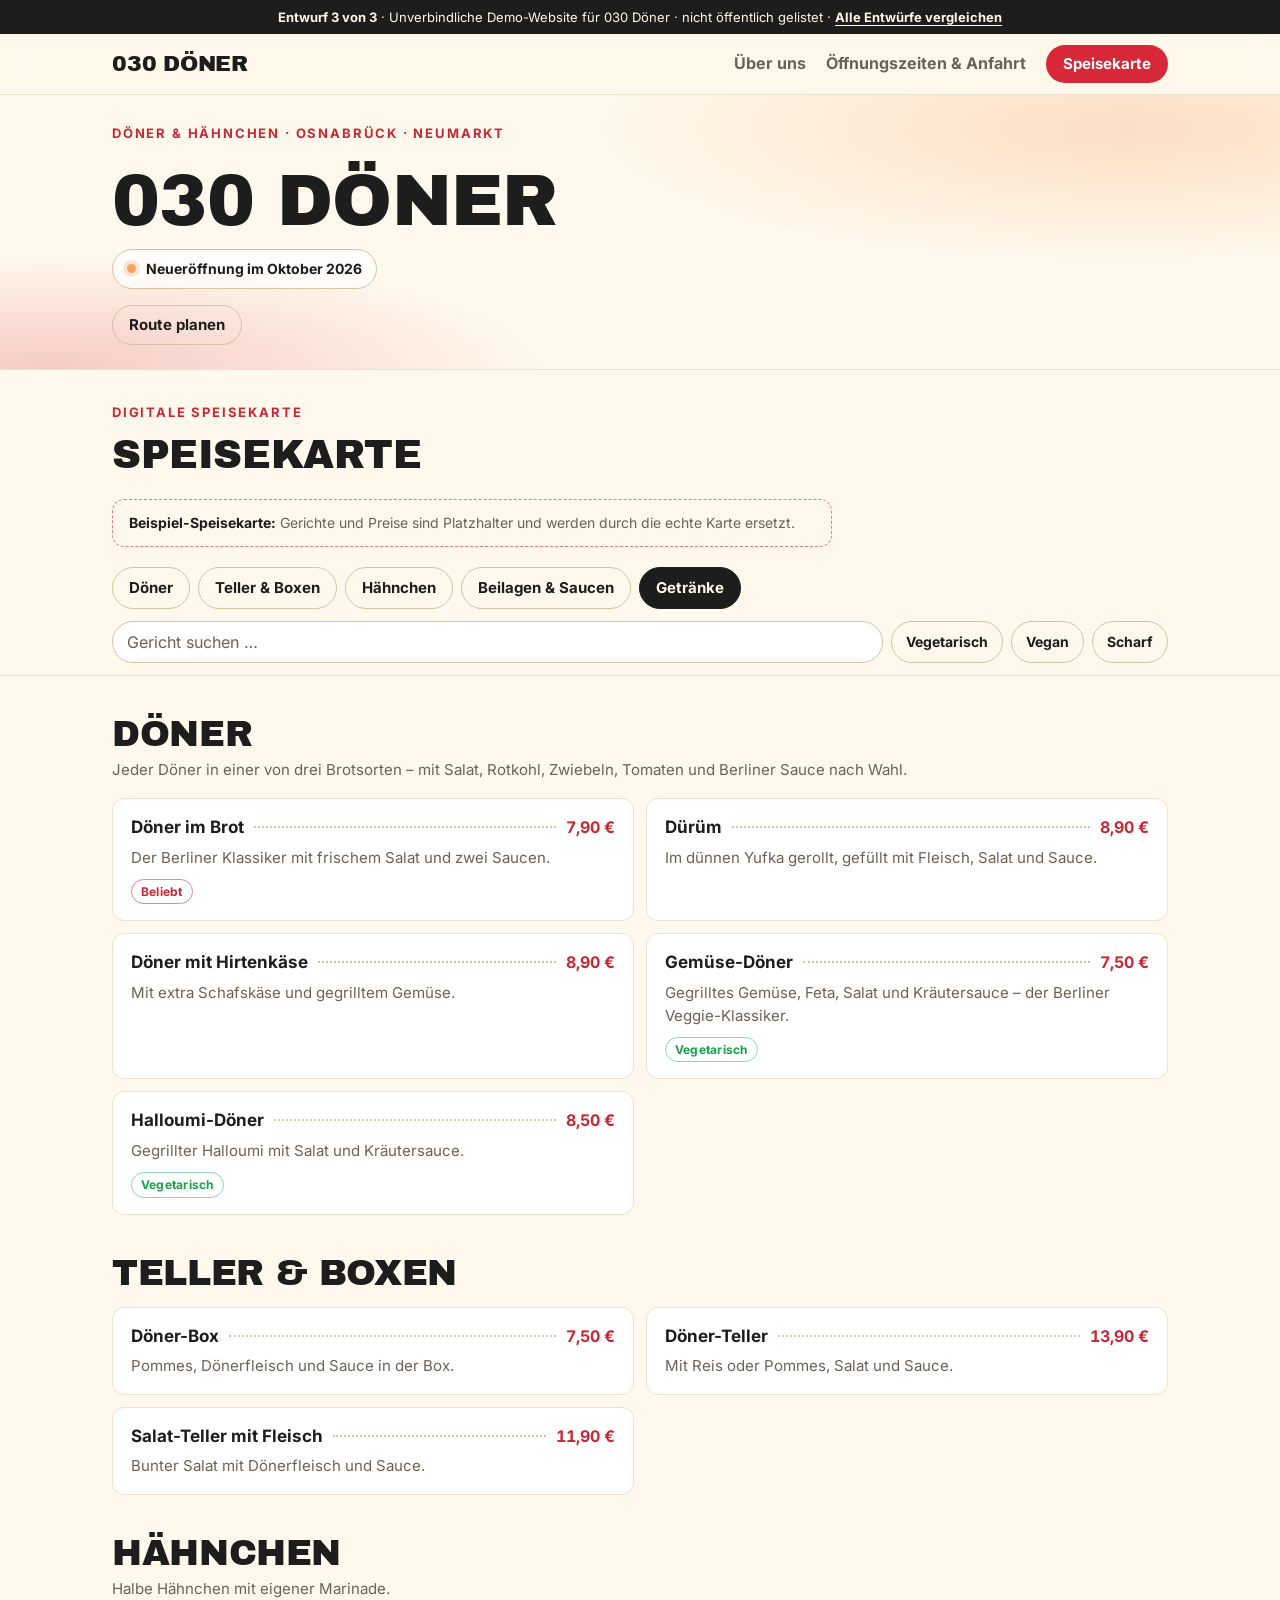
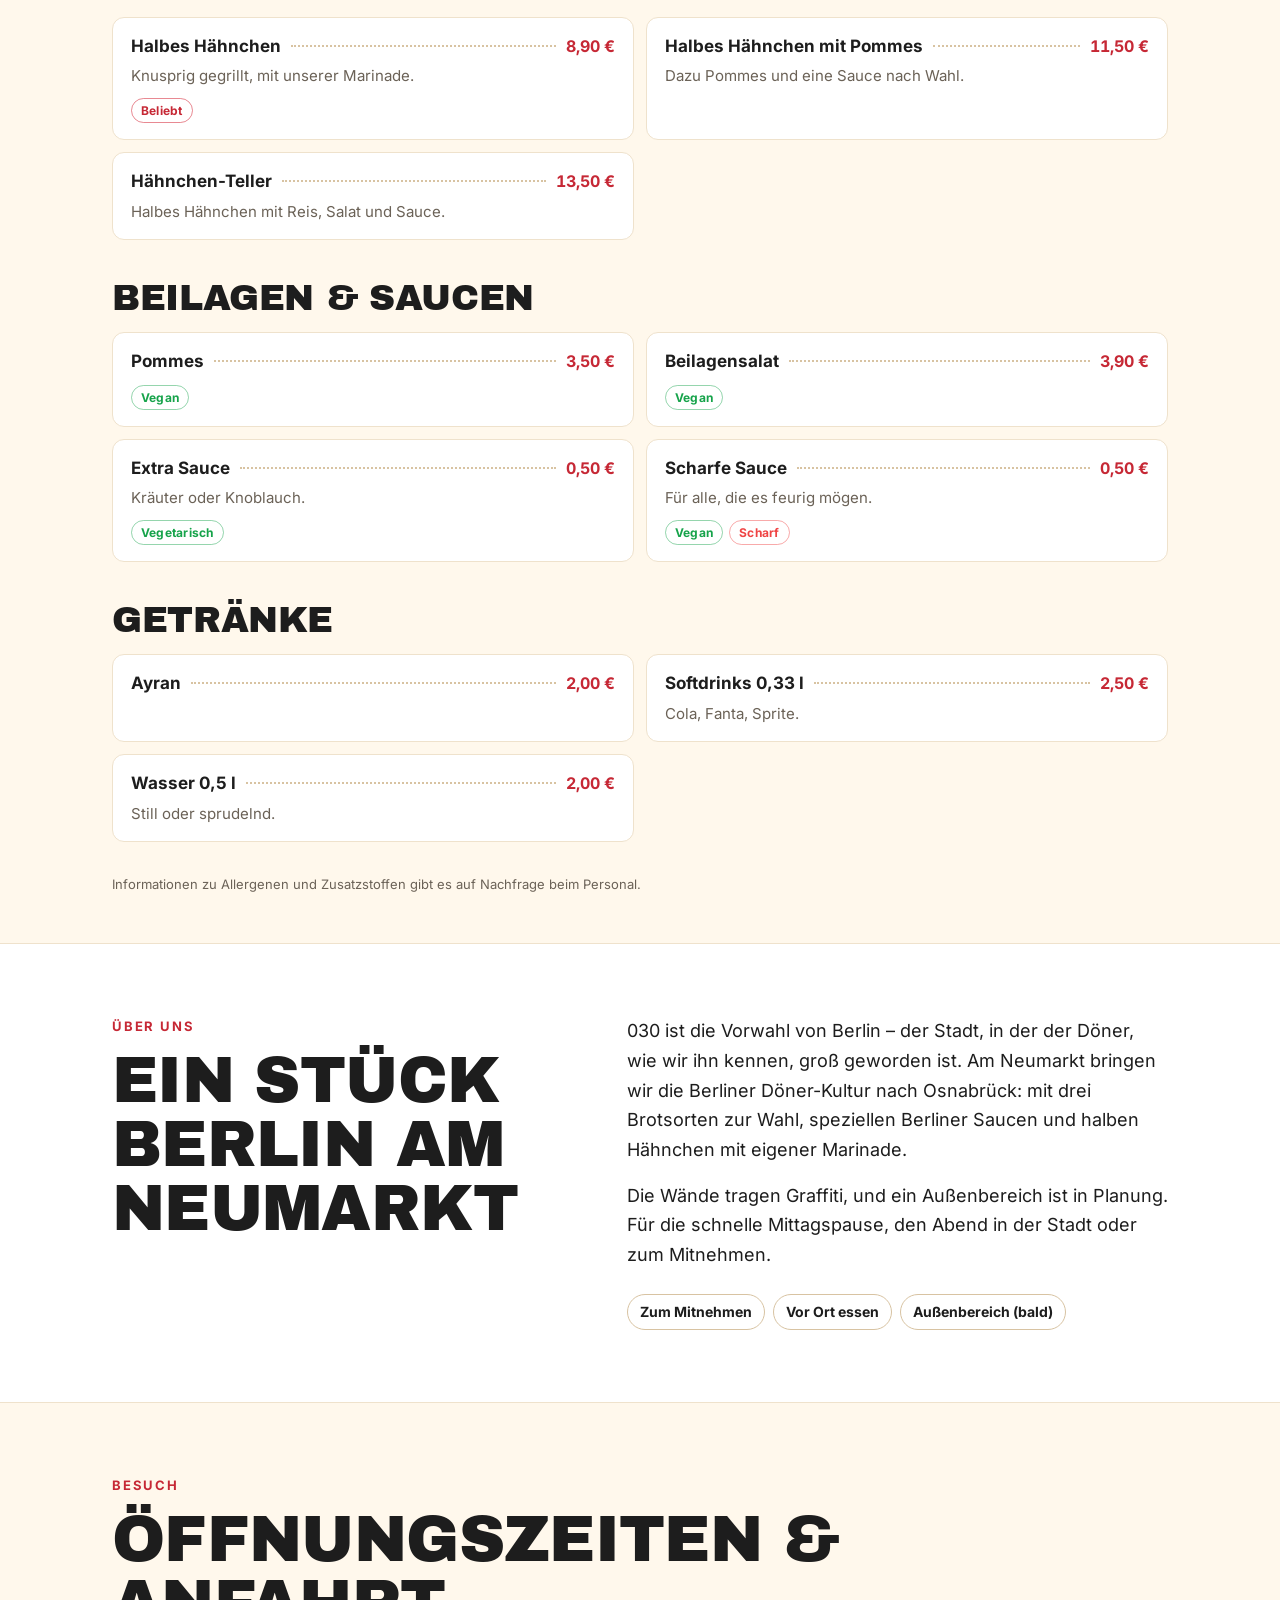
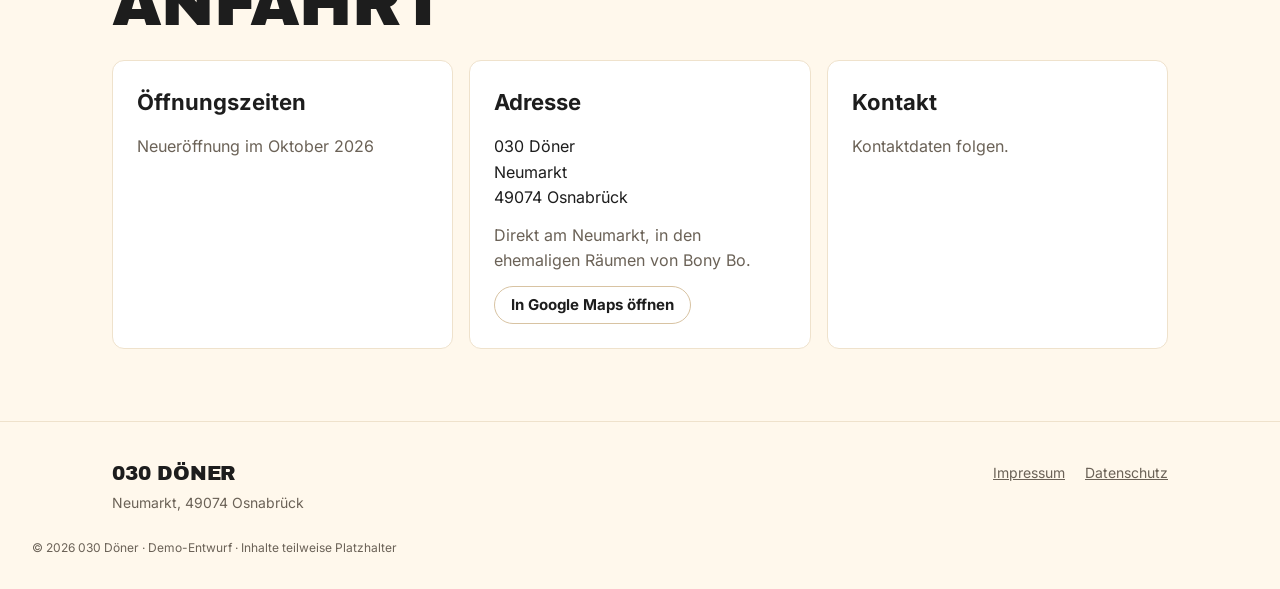
<file: demos/030-doener-osnabrueck/3/index.html>
<!DOCTYPE html>
<html lang="de">
<head>
<meta charset="utf-8">
<meta name="viewport" content="width=device-width, initial-scale=1, viewport-fit=cover">
<title>030 Döner – Berliner Döner am Neumarkt – drei Brotsorten, Berliner Saucen und halbe Hähnchen mit eigener Marinade. in Osnabrück</title>
<meta name="description" content="030 ist die Vorwahl von Berlin – der Stadt, in der der Döner, wie wir ihn kennen, groß geworden ist. Am Neumarkt bringen wir die Berliner Döner-Kultur...">
<meta name="robots" content="noindex, nofollow">
<meta name="theme-color" content="#fff8ec">
<meta property="og:type" content="website">
<meta property="og:title" content="030 Döner">
<meta property="og:description" content="Berliner Döner am Neumarkt – drei Brotsorten, Berliner Saucen und halbe Hähnchen mit eigener Marinade. · Neumarkt, 49074 Osnabrück">
<link rel="icon" href="data:image/svg+xml,&lt;svg%20xmlns=&#39;http://www.w3.org/2000/svg&#39;%20viewBox=&#39;0%200%2064%2064&#39;&gt;&lt;rect%20width=&#39;64&#39;%20height=&#39;64&#39;%20rx=&#39;14&#39;%20fill=&#39;%23d62839&#39;/&gt;&lt;text%20x=&#39;32&#39;%20y=&#39;40&#39;%20font-size=&#39;22&#39;%20font-family=&#39;Arial%20Black,Arial,sans-serif&#39;%20font-weight=&#39;900&#39;%20text-anchor=&#39;middle&#39;%20fill=&#39;%23ffffff&#39;&gt;030&lt;/text&gt;&lt;/svg&gt;">
<style>
@font-face { font-family: "Inter"; font-style: normal; font-weight: 400; font-display: swap; src: url([data-uri]) format("woff2"); }
@font-face { font-family: "Inter"; font-style: normal; font-weight: 700; font-display: swap; src: url([data-uri]) format("woff2"); }
@font-face { font-family: "Archivo Black"; font-style: normal; font-weight: 400; font-display: swap; src: url([data-uri]) format("woff2"); }
:root {
  color-scheme: light;
  --bg: #fff8ec;
  --surface: #ffffff;
  --text: #1d1d1d;
  --muted: #6b6257;
  --line: #efe2cc;
  --line-strong: #d8c3a2;
  --accent: #d62839;
  --accent-ink: #ffffff;
  --accent-text: #c62835;
  --accent-2: #f4a261;
  --font-body: "Inter", system-ui, -apple-system, "Segoe UI", Roboto, "Helvetica Neue", Arial, sans-serif;
  --font-display: "Archivo Black", system-ui, -apple-system, "Segoe UI", Roboto, sans-serif;
  --display-weight: 400;
  --display-transform: uppercase;
  --display-tracking: -0.01em;
  --radius: 12px;
  --header-h: 60px;
  --tools-h: 112px;
}
*, *::before, *::after { box-sizing: border-box; }
[hidden] { display: none !important; }
html { scroll-behavior: smooth; -webkit-text-size-adjust: 100%; }
body {
  margin: 0;
  background: var(--bg);
  color: var(--text);
  font: 16px/1.6 var(--font-body);
  -webkit-font-smoothing: antialiased;
}
a { color: inherit; }
:focus-visible { outline: 3px solid var(--accent); outline-offset: 2px; border-radius: 4px; }
.sr-only { position: absolute; width: 1px; height: 1px; overflow: hidden; clip: rect(0 0 0 0); white-space: nowrap; }
.wrap { max-width: 1120px; margin: 0 auto; padding: 0 16px; }
@media (min-width: 760px) { .wrap { padding: 0 32px; } }

.display {
  font-family: var(--font-display);
  font-weight: var(--display-weight);
  text-transform: var(--display-transform);
  letter-spacing: var(--display-tracking);
  line-height: 1;
}
.eyebrow {
  margin: 0 0 12px;
  font-size: 13px;
  font-weight: 700;
  letter-spacing: .14em;
  text-transform: uppercase;
  color: var(--accent-text);
}

/* Demo-Hinweis */
.demo-bar {
  background: var(--text);
  color: var(--bg);
  font-size: 13px;
  line-height: 1.4;
  text-align: center;
  padding: 8px 16px;
}

/* Kopfzeile */
.top {
  position: sticky; top: 0; z-index: 30;
  background: color-mix(in srgb, var(--bg) 90%, transparent);
  -webkit-backdrop-filter: blur(12px); backdrop-filter: blur(12px);
  border-bottom: 1px solid var(--line);
}
.top-inner { height: var(--header-h); display: flex; align-items: center; justify-content: space-between; gap: 16px; }
.brand { text-decoration: none; font-size: 22px; line-height: 1.3; white-space: nowrap; overflow: hidden; text-overflow: ellipsis; }
.top-nav { display: flex; align-items: center; gap: 20px; }
.top-nav a:not(.btn) { display: none; text-decoration: none; font-weight: 600; color: var(--muted); }
.top-nav a:not(.btn):hover { color: var(--text); }
@media (min-width: 760px) { .top-nav a:not(.btn) { display: inline; } }

/* Buttons */
.btn {
  display: inline-flex; align-items: center; justify-content: center; gap: 8px;
  min-height: 48px; padding: 0 22px;
  border-radius: 999px; border: 1.5px solid transparent;
  font-weight: 700; font-size: 16px; text-decoration: none; white-space: nowrap;
  transition: transform .15s ease, background-color .15s ease, border-color .15s ease;
}
.btn:active { transform: scale(.97); }
.btn-primary { background: var(--accent); color: var(--accent-ink); }
.btn-primary:hover { background: color-mix(in srgb, var(--accent) 88%, var(--text)); }
.btn-ghost { border-color: var(--line-strong); color: var(--text); }
.btn-ghost:hover { border-color: var(--text); }
.btn-sm { min-height: 38px; padding: 0 16px; font-size: 15px; }
.btn svg { width: 18px; height: 18px; flex: none; }

/* Hero */
.hero {
  position: relative; overflow: hidden; isolation: isolate;
  padding: 72px 0 64px;
  background:
    radial-gradient(60% 70% at 88% 12%, color-mix(in srgb, var(--accent-2) 30%, transparent), transparent 70%),
    radial-gradient(55% 60% at 4% 100%, color-mix(in srgb, var(--accent) 22%, transparent), transparent 70%),
    var(--bg);
}
.hero::after {
  content: ""; position: absolute; inset: 0; z-index: -1; pointer-events: none;
  background-image: url("data:image/svg+xml,%3Csvg xmlns='http://www.w3.org/2000/svg' width='180' height='180'%3E%3Cfilter id='n'%3E%3CfeTurbulence type='fractalNoise' baseFrequency='.85' numOctaves='2' stitchTiles='stitch'/%3E%3C/filter%3E%3Crect width='100%25' height='100%25' filter='url(%23n)' opacity='.55'/%3E%3C/svg%3E");
  opacity: .06; mix-blend-mode: overlay;
}
.hero-deko {
  position: absolute; z-index: -1; right: -2vw; bottom: -4vw;
  font-family: var(--font-display); font-weight: var(--display-weight); text-transform: var(--display-transform);
  font-size: clamp(140px, 34vw, 420px); line-height: .8; letter-spacing: -.04em;
  color: transparent; -webkit-text-stroke: 2px color-mix(in srgb, var(--accent) 40%, transparent);
  white-space: nowrap; pointer-events: none; user-select: none;
}
.hero h1 { font-size: clamp(52px, 13vw, 128px); margin: 0 0 18px; padding-top: .12em; max-width: 12ch; }
.lead { font-size: clamp(18px, 2.6vw, 22px); line-height: 1.45; color: var(--muted); margin: 0 0 22px; max-width: 34ch; }
.status {
  display: inline-flex; align-items: center; gap: 10px;
  margin: 0 0 28px; padding: 8px 14px;
  border: 1px solid var(--line-strong); border-radius: 999px;
  font-size: 14px; font-weight: 600;
  background: color-mix(in srgb, var(--surface) 70%, transparent);
}
.status .dot { width: 9px; height: 9px; border-radius: 50%; background: var(--accent-2); box-shadow: 0 0 0 4px color-mix(in srgb, var(--accent-2) 25%, transparent); }
.status.is-open .dot { background: #22c55e; box-shadow: 0 0 0 4px rgba(34,197,94,.25); }
.status.is-closed .dot { background: #ef4444; box-shadow: 0 0 0 4px rgba(239,68,68,.25); }
.cta-row { display: flex; flex-wrap: wrap; gap: 10px; margin-bottom: 32px; }
.chips { list-style: none; margin: 0; padding: 0; display: flex; flex-wrap: wrap; gap: 8px; }
.chips li {
  padding: 6px 12px; border-radius: 999px; font-size: 14px; font-weight: 600;
  background: color-mix(in srgb, var(--accent) 14%, transparent);
  border: 1px solid color-mix(in srgb, var(--accent) 35%, transparent);
}

/* Abschnitte */
section { padding: 72px 0; }
.section-head { margin-bottom: 24px; }
.section-head h2, .about h2 { font-size: clamp(36px, 7vw, 64px); margin: 0; }
.notice {
  margin: 0 0 8px; padding: 12px 16px; max-width: 720px;
  border: 1.5px dashed color-mix(in srgb, var(--accent) 60%, transparent);
  border-radius: var(--radius); font-size: 14px; color: var(--muted);
}
.notice strong { color: var(--text); }

/* Speisekarte */
#karte { scroll-margin-top: var(--header-h); padding-bottom: 48px; border-top: 1px solid var(--line); }
.menu-tools {
  position: sticky; top: var(--header-h); z-index: 20;
  background: var(--bg); border-bottom: 1px solid var(--line);
  padding: 12px 0;
}
.cat-nav { display: flex; gap: 8px; overflow-x: auto; scrollbar-width: none; padding-bottom: 2px; }
.cat-nav::-webkit-scrollbar { display: none; }
.cat-nav a {
  flex: none; padding: 8px 16px; border-radius: 999px;
  border: 1px solid var(--line-strong); text-decoration: none;
  font-weight: 600; font-size: 15px; white-space: nowrap;
}
.cat-nav a.active { background: var(--text); color: var(--bg); border-color: var(--text); }
.tool-row { display: flex; gap: 8px; margin-top: 10px; overflow-x: auto; scrollbar-width: none; }
.tool-row::-webkit-scrollbar { display: none; }
.search { flex: 1 0 180px; min-width: 0; }
.search input {
  width: 100%; height: 42px; padding: 0 14px;
  border-radius: 999px; border: 1px solid var(--line-strong);
  background: var(--surface); color: var(--text); font: inherit; font-size: 16px;
}
.search input::placeholder { color: var(--muted); }
.filter {
  flex: none; height: 42px; padding: 0 14px; border-radius: 999px;
  border: 1px solid var(--line-strong); background: transparent; color: var(--text);
  font: inherit; font-size: 14px; font-weight: 600; cursor: pointer;
}
.filter[aria-pressed="true"] { background: var(--accent); color: var(--accent-ink); border-color: var(--accent); }
.menu-cat { padding-top: 40px; scroll-margin-top: calc(var(--header-h) + var(--tools-h)); }
.menu-cat h3 { font-size: clamp(26px, 4.5vw, 36px); margin: 0 0 6px; }
.cat-note { margin: 0 0 16px; color: var(--muted); font-size: 15px; }
.items { list-style: none; margin: 16px 0 0; padding: 0; display: grid; gap: 12px; }
@media (min-width: 760px) { .items { grid-template-columns: 1fr 1fr; } }
.item {
  background: var(--surface); border: 1px solid var(--line);
  border-radius: var(--radius); padding: 16px 18px;
}
.item-head { display: flex; align-items: baseline; gap: 10px; }
.item-name { font-weight: 700; font-size: 17px; line-height: 1.3; }
.leader { flex: 1; min-width: 16px; border-bottom: 2px dotted var(--line-strong); transform: translateY(-5px); }
.price { font-weight: 800; font-variant-numeric: tabular-nums; color: var(--accent-text); white-space: nowrap; }
.item-desc { margin: 6px 0 0; color: var(--muted); font-size: 15px; line-height: 1.5; }
.variants { margin: 8px 0 0; display: flex; flex-wrap: wrap; gap: 6px 14px; font-size: 14px; color: var(--muted); }
.variants b { color: var(--text); font-variant-numeric: tabular-nums; }
.badges { margin: 10px 0 0; display: flex; flex-wrap: wrap; gap: 6px; }
.badge {
  font-size: 12px; font-weight: 700; letter-spacing: .02em;
  padding: 2px 9px; border-radius: 999px; border: 1px solid var(--line-strong); color: var(--muted);
}
.badge-vegetarisch, .badge-vegan { color: #16a34a; border-color: rgba(22,163,74,.45); }
.badge-scharf { color: #ef4444; border-color: rgba(239,68,68,.45); }
.badge-beliebt, .badge-neu { color: var(--accent-text); border-color: color-mix(in srgb, var(--accent) 55%, transparent); }
.empty { padding: 32px 0; color: var(--muted); }
.fine { margin: 32px 0 0; font-size: 13px; color: var(--muted); }

/* Über uns */
.about { background: var(--surface); border-top: 1px solid var(--line); border-bottom: 1px solid var(--line); }
.about-grid { display: grid; gap: 32px; }
@media (min-width: 860px) { .about-grid { grid-template-columns: 1fr 1.2fr; gap: 64px; align-items: start; } }
.about-text p { margin: 0 0 16px; font-size: 18px; line-height: 1.65; max-width: 60ch; }
.services { list-style: none; margin: 24px 0 0; padding: 0; display: flex; flex-wrap: wrap; gap: 8px; }
.services li { padding: 6px 12px; border: 1px solid var(--line-strong); border-radius: 999px; font-size: 14px; font-weight: 600; }

/* Info */
#info { scroll-margin-top: var(--header-h); }
.info-grid { display: grid; gap: 16px; }
@media (min-width: 860px) { .info-grid { grid-template-columns: repeat(3, 1fr); } }
.card { background: var(--surface); border: 1px solid var(--line); border-radius: var(--radius); padding: 24px; }
.card h3 { margin: 0 0 14px; font-size: 22px; }
.card p { margin: 0 0 12px; }
.hours { width: 100%; border-collapse: collapse; font-size: 15px; }
.hours td { padding: 7px 0; border-bottom: 1px solid var(--line); vertical-align: top; }
.hours td:last-child { text-align: right; font-variant-numeric: tabular-nums; }
.hours tr:last-child td { border-bottom: 0; }
.hours tr.today td { color: var(--accent-text); font-weight: 700; }
.muted { color: var(--muted); }
.contact-list { list-style: none; margin: 0; padding: 0; display: grid; gap: 10px; }
.contact-list a { font-weight: 600; text-decoration-color: var(--line-strong); text-underline-offset: 3px; }

/* Fußzeile */
.foot { border-top: 1px solid var(--line); padding: 40px 0 32px; }
.foot-inner { display: flex; flex-wrap: wrap; gap: 16px 32px; justify-content: space-between; align-items: flex-start; }
.foot p { margin: 4px 0 0; color: var(--muted); font-size: 14px; }
.foot nav { display: flex; gap: 20px; font-size: 14px; }
.foot nav a { color: var(--muted); }
.credit { margin-top: 24px !important; font-size: 12px !important; }

/* Mobile Aktionsleiste */
.action-bar {
  position: fixed; left: 0; right: 0; bottom: 0; z-index: 40;
  display: grid; grid-template-columns: repeat(2, 1fr); gap: 8px;
  padding: 10px 12px calc(10px + env(safe-area-inset-bottom));
  background: color-mix(in srgb, var(--bg) 92%, transparent);
  -webkit-backdrop-filter: blur(12px); backdrop-filter: blur(12px);
  border-top: 1px solid var(--line);
}
.action-bar .btn { min-height: 46px; padding: 0 10px; font-size: 15px; }
body { padding-bottom: 76px; }
@media (min-width: 760px) { .action-bar { display: none; } body { padding-bottom: 0; } }

/* ---------- Entwurfs-Hinweis ---------- */
.demo-bar a { color: inherit; font-weight: 700; text-underline-offset: 3px; }

/* ---------- Layout: split (zweispaltig mit Karten-Vorschau) ---------- */
.preview { display: none; }
.layout-split .hero-deko { display: none; }
.layout-split .preview {
  display: block; margin-top: 40px;
  background: var(--surface); border: 1px solid var(--line); border-radius: calc(var(--radius) + 6px);
  padding: 24px; box-shadow: 0 24px 60px -30px rgba(0,0,0,.45);
}
.preview h2 { font-size: 26px; margin: 0 0 4px; }
.preview .eyebrow { margin-bottom: 6px; }
.preview ul { list-style: none; margin: 16px 0 20px; padding: 0; }
.preview li { display: flex; align-items: baseline; gap: 10px; padding: 12px 0; border-bottom: 1px solid var(--line); }
.preview li:last-child { border-bottom: 0; }
.preview li span:first-child { font-weight: 700; }
.preview li small { display: block; color: var(--muted); font-size: 14px; font-weight: 400; }
@media (min-width: 900px) {
  .layout-split .hero-grid { display: grid; grid-template-columns: 1.15fr .85fr; gap: 56px; align-items: center; }
  .layout-split .preview { margin-top: 0; }
  .layout-split .hero h1 { font-size: clamp(52px, 7vw, 96px); }
}

/* ---------- Layout: karte (Speisekarte zuerst, QR-Code-tauglich) ---------- */
.layout-karte .hero { padding: 28px 0 24px; }
.layout-karte .hero-deko, .layout-karte .chips, .layout-karte .hero .lead { display: none; }
.layout-karte .hero h1 { font-size: clamp(40px, 9vw, 72px); margin-bottom: 12px; }
.layout-karte .status { margin-bottom: 16px; }
.layout-karte .cta-row { margin-bottom: 0; }
.layout-karte .cta-row .btn-primary { display: none; }
.layout-karte .cta-row .btn { min-height: 40px; font-size: 15px; padding: 0 16px; }
.layout-karte #karte { padding-top: 32px; }
.layout-karte #karte .section-head h2 { font-size: clamp(28px, 5vw, 40px); }

/* ---------- Layout: mitte (elegant zentriert, klassische Karte) ---------- */
.layout-mitte .hero { text-align: center; padding: 96px 0 88px; }
.layout-mitte .hero-deko { display: none; }
.layout-mitte .hero h1 { margin-left: auto; margin-right: auto; font-size: clamp(48px, 11vw, 112px); }
.layout-mitte .hero .lead { margin-left: auto; margin-right: auto; }
.layout-mitte .cta-row, .layout-mitte .chips { justify-content: center; }
.layout-mitte .ornament { display: flex; align-items: center; justify-content: center; gap: 14px; margin: 0 0 22px; color: var(--accent-text); }
.layout-mitte .ornament::before, .layout-mitte .ornament::after { content: ""; width: 56px; height: 1px; background: currentColor; opacity: .6; }
.ornament { display: none; }
.layout-mitte .section-head { text-align: center; }
.layout-mitte .notice { margin-left: auto; margin-right: auto; text-align: center; }
.layout-mitte .cat-nav { justify-content: safe center; }
.layout-mitte .menu-cat h3 { text-align: center; }
.layout-mitte .cat-note { text-align: center; }
.layout-mitte .items { gap: 0 48px; }
.layout-mitte .item { background: none; border: 0; border-bottom: 1px solid var(--line); border-radius: 0; padding: 16px 0; }
.layout-mitte .about-grid { text-align: center; grid-template-columns: 1fr; justify-items: center; }
.layout-mitte .about-text p { margin-left: auto; margin-right: auto; }
.layout-mitte .services { justify-content: center; }
@media (prefers-reduced-motion: reduce) { html { scroll-behavior: auto; } .btn { transition: none; } }
</style>
<script type="application/ld+json">{"@context": "https://schema.org", "@type": "Restaurant", "address": {"@type": "PostalAddress", "addressCountry": "DE", "addressLocality": "Osnabr\u00fcck", "postalCode": "49074", "streetAddress": "Neumarkt"}, "name": "030 D\u00f6ner", "servesCuisine": "D\u00f6ner \u0026 H\u00e4hnchen"}</script>
</head>
<body class="layout-karte">

<div class="demo-bar">
  <strong>Entwurf 3 von 3</strong> · Unverbindliche Demo-Website für 030 Döner · nicht öffentlich gelistet · <a href="../entwuerfe/index.html">Alle Entwürfe vergleichen</a></div>

<header class="top">
  <div class="wrap top-inner">
    <a href="#start" class="brand display">030 Döner</a>
    <nav class="top-nav" aria-label="Hauptnavigation">
      <a href="#ueber">Über uns</a>
      <a href="#info">Öffnungszeiten &amp; Anfahrt</a>
      <a href="#karte" class="btn btn-primary btn-sm">Speisekarte</a>
    </nav>
  </div>
</header>

<main id="start">

<section class="hero">
  <div class="hero-deko" aria-hidden="true">030</div>
  <div class="wrap hero-grid">
    <div>
    <p class="ornament" aria-hidden="true">✦</p>
    <p class="eyebrow">Döner &amp; Hähnchen · Osnabrück · Neumarkt</p>
    <h1 class="display">030 Döner</h1>
<p class="lead">Berliner Döner am Neumarkt – drei Brotsorten, Berliner Saucen und halbe Hähnchen mit eigener Marinade.</p>    <p class="status" data-status>
      <span class="dot" aria-hidden="true"></span>
      <span data-status-text>Neueröffnung im Oktober 2026</span>
    </p>
    <div class="cta-row">
      <a class="btn btn-primary" href="#karte">Speisekarte ansehen</a>
      <a class="btn btn-ghost" href="https://www.google.com/maps/search/?api=1&amp;query=030+D%C3%B6ner+Neumarkt%2C+49074+Osnabr%C3%BCck" target="_blank" rel="noopener">Route planen</a>
    </div>
    <ul class="chips">
<li>3 Brotsorten zur Wahl</li><li>Berliner Saucen</li><li>Halbe Hähnchen mit eigener Marinade</li><li>Außenbereich in Planung</li>    </ul>
    </div>
  </div>
</section>

<section id="karte" aria-labelledby="karte-titel">
  <div class="wrap section-head">
    <p class="eyebrow">Digitale Speisekarte</p>
    <h2 id="karte-titel" class="display">Speisekarte</h2>
  </div>
  <div class="wrap">
    <p class="notice">
<strong>Beispiel-Speisekarte:</strong> Gerichte und Preise sind Platzhalter und werden durch die echte Karte ersetzt.
    </p>
  </div>

  <div class="menu-tools">
    <div class="wrap">
      <nav class="cat-nav" aria-label="Kategorien" data-cat-nav>
<a href="#kat-1" data-cat-link>Döner</a><a href="#kat-2" data-cat-link>Teller &amp; Boxen</a><a href="#kat-3" data-cat-link>Hähnchen</a><a href="#kat-4" data-cat-link>Beilagen &amp; Saucen</a><a href="#kat-5" data-cat-link>Getränke</a>      </nav>
      <div class="tool-row">
        <label class="search">
          <span class="sr-only">Gericht suchen</span>
          <input type="search" placeholder="Gericht suchen …" autocomplete="off" data-search>
        </label>
        <button type="button" class="filter" aria-pressed="false" data-filter="vegetarisch">Vegetarisch</button>
        <button type="button" class="filter" aria-pressed="false" data-filter="vegan">Vegan</button>
        <button type="button" class="filter" aria-pressed="false" data-filter="scharf">Scharf</button>
      </div>
    </div>
  </div>

  <div class="wrap">
    <div class="menu-cat" id="kat-1" data-cat>
      <h3 class="display">Döner</h3>
<p class="cat-note">Jeder Döner in einer von drei Brotsorten – mit Salat, Rotkohl, Zwiebeln, Tomaten und Berliner Sauce nach Wahl.</p>      <ul class="items">
        <li class="item" data-item data-tags="beliebt" data-text="döner im brot der berliner klassiker mit frischem salat und zwei saucen.">
          <div class="item-head">
            <span class="item-name">Döner im Brot</span>
<span class="leader" aria-hidden="true"></span><span class="price">7,90 €</span>          </div>
<p class="item-desc">Der Berliner Klassiker mit frischem Salat und zwei Saucen.</p>          <p class="badges"><span class="badge badge-beliebt">Beliebt</span></p>
        </li>
        <li class="item" data-item data-tags="" data-text="dürüm im dünnen yufka gerollt, gefüllt mit fleisch, salat und sauce.">
          <div class="item-head">
            <span class="item-name">Dürüm</span>
<span class="leader" aria-hidden="true"></span><span class="price">8,90 €</span>          </div>
<p class="item-desc">Im dünnen Yufka gerollt, gefüllt mit Fleisch, Salat und Sauce.</p>        </li>
        <li class="item" data-item data-tags="" data-text="döner mit hirtenkäse mit extra schafskäse und gegrilltem gemüse.">
          <div class="item-head">
            <span class="item-name">Döner mit Hirtenkäse</span>
<span class="leader" aria-hidden="true"></span><span class="price">8,90 €</span>          </div>
<p class="item-desc">Mit extra Schafskäse und gegrilltem Gemüse.</p>        </li>
        <li class="item" data-item data-tags="vegetarisch" data-text="gemüse-döner gegrilltes gemüse, feta, salat und kräutersauce – der berliner veggie-klassiker.">
          <div class="item-head">
            <span class="item-name">Gemüse-Döner</span>
<span class="leader" aria-hidden="true"></span><span class="price">7,50 €</span>          </div>
<p class="item-desc">Gegrilltes Gemüse, Feta, Salat und Kräutersauce – der Berliner Veggie-Klassiker.</p>          <p class="badges"><span class="badge badge-vegetarisch">Vegetarisch</span></p>
        </li>
        <li class="item" data-item data-tags="vegetarisch" data-text="halloumi-döner gegrillter halloumi mit salat und kräutersauce.">
          <div class="item-head">
            <span class="item-name">Halloumi-Döner</span>
<span class="leader" aria-hidden="true"></span><span class="price">8,50 €</span>          </div>
<p class="item-desc">Gegrillter Halloumi mit Salat und Kräutersauce.</p>          <p class="badges"><span class="badge badge-vegetarisch">Vegetarisch</span></p>
        </li>
      </ul>
    </div>
    <div class="menu-cat" id="kat-2" data-cat>
      <h3 class="display">Teller &amp; Boxen</h3>
      <ul class="items">
        <li class="item" data-item data-tags="" data-text="döner-box pommes, dönerfleisch und sauce in der box.">
          <div class="item-head">
            <span class="item-name">Döner-Box</span>
<span class="leader" aria-hidden="true"></span><span class="price">7,50 €</span>          </div>
<p class="item-desc">Pommes, Dönerfleisch und Sauce in der Box.</p>        </li>
        <li class="item" data-item data-tags="" data-text="döner-teller mit reis oder pommes, salat und sauce.">
          <div class="item-head">
            <span class="item-name">Döner-Teller</span>
<span class="leader" aria-hidden="true"></span><span class="price">13,90 €</span>          </div>
<p class="item-desc">Mit Reis oder Pommes, Salat und Sauce.</p>        </li>
        <li class="item" data-item data-tags="" data-text="salat-teller mit fleisch bunter salat mit dönerfleisch und sauce.">
          <div class="item-head">
            <span class="item-name">Salat-Teller mit Fleisch</span>
<span class="leader" aria-hidden="true"></span><span class="price">11,90 €</span>          </div>
<p class="item-desc">Bunter Salat mit Dönerfleisch und Sauce.</p>        </li>
      </ul>
    </div>
    <div class="menu-cat" id="kat-3" data-cat>
      <h3 class="display">Hähnchen</h3>
<p class="cat-note">Halbe Hähnchen mit eigener Marinade.</p>      <ul class="items">
        <li class="item" data-item data-tags="beliebt" data-text="halbes hähnchen knusprig gegrillt, mit unserer marinade.">
          <div class="item-head">
            <span class="item-name">Halbes Hähnchen</span>
<span class="leader" aria-hidden="true"></span><span class="price">8,90 €</span>          </div>
<p class="item-desc">Knusprig gegrillt, mit unserer Marinade.</p>          <p class="badges"><span class="badge badge-beliebt">Beliebt</span></p>
        </li>
        <li class="item" data-item data-tags="" data-text="halbes hähnchen mit pommes dazu pommes und eine sauce nach wahl.">
          <div class="item-head">
            <span class="item-name">Halbes Hähnchen mit Pommes</span>
<span class="leader" aria-hidden="true"></span><span class="price">11,50 €</span>          </div>
<p class="item-desc">Dazu Pommes und eine Sauce nach Wahl.</p>        </li>
        <li class="item" data-item data-tags="" data-text="hähnchen-teller halbes hähnchen mit reis, salat und sauce.">
          <div class="item-head">
            <span class="item-name">Hähnchen-Teller</span>
<span class="leader" aria-hidden="true"></span><span class="price">13,50 €</span>          </div>
<p class="item-desc">Halbes Hähnchen mit Reis, Salat und Sauce.</p>        </li>
      </ul>
    </div>
    <div class="menu-cat" id="kat-4" data-cat>
      <h3 class="display">Beilagen &amp; Saucen</h3>
      <ul class="items">
        <li class="item" data-item data-tags="vegan" data-text="pommes ">
          <div class="item-head">
            <span class="item-name">Pommes</span>
<span class="leader" aria-hidden="true"></span><span class="price">3,50 €</span>          </div>
          <p class="badges"><span class="badge badge-vegan">Vegan</span></p>
        </li>
        <li class="item" data-item data-tags="vegan" data-text="beilagensalat ">
          <div class="item-head">
            <span class="item-name">Beilagensalat</span>
<span class="leader" aria-hidden="true"></span><span class="price">3,90 €</span>          </div>
          <p class="badges"><span class="badge badge-vegan">Vegan</span></p>
        </li>
        <li class="item" data-item data-tags="vegetarisch" data-text="extra sauce kräuter oder knoblauch.">
          <div class="item-head">
            <span class="item-name">Extra Sauce</span>
<span class="leader" aria-hidden="true"></span><span class="price">0,50 €</span>          </div>
<p class="item-desc">Kräuter oder Knoblauch.</p>          <p class="badges"><span class="badge badge-vegetarisch">Vegetarisch</span></p>
        </li>
        <li class="item" data-item data-tags="vegan scharf" data-text="scharfe sauce für alle, die es feurig mögen.">
          <div class="item-head">
            <span class="item-name">Scharfe Sauce</span>
<span class="leader" aria-hidden="true"></span><span class="price">0,50 €</span>          </div>
<p class="item-desc">Für alle, die es feurig mögen.</p>          <p class="badges"><span class="badge badge-vegan">Vegan</span><span class="badge badge-scharf">Scharf</span></p>
        </li>
      </ul>
    </div>
    <div class="menu-cat" id="kat-5" data-cat>
      <h3 class="display">Getränke</h3>
      <ul class="items">
        <li class="item" data-item data-tags="" data-text="ayran ">
          <div class="item-head">
            <span class="item-name">Ayran</span>
<span class="leader" aria-hidden="true"></span><span class="price">2,00 €</span>          </div>
        </li>
        <li class="item" data-item data-tags="" data-text="softdrinks 0,33 l cola, fanta, sprite.">
          <div class="item-head">
            <span class="item-name">Softdrinks 0,33 l</span>
<span class="leader" aria-hidden="true"></span><span class="price">2,50 €</span>          </div>
<p class="item-desc">Cola, Fanta, Sprite.</p>        </li>
        <li class="item" data-item data-tags="" data-text="wasser 0,5 l still oder sprudelnd.">
          <div class="item-head">
            <span class="item-name">Wasser 0,5 l</span>
<span class="leader" aria-hidden="true"></span><span class="price">2,00 €</span>          </div>
<p class="item-desc">Still oder sprudelnd.</p>        </li>
      </ul>
    </div>
    <p class="empty" data-empty hidden>Kein Gericht gefunden – andere Suche probieren?</p>
    <p class="fine">Informationen zu Allergenen und Zusatzstoffen gibt es auf Nachfrage beim Personal.</p>
  </div>
</section>

<section id="ueber" class="about" aria-labelledby="ueber-titel">
  <div class="wrap about-grid">
    <div>
      <p class="eyebrow">Über uns</p>
      <h2 id="ueber-titel" class="display">Ein Stück Berlin am Neumarkt</h2>
    </div>
    <div class="about-text">
<p>030 ist die Vorwahl von Berlin – der Stadt, in der der Döner, wie wir ihn kennen, groß geworden ist. Am Neumarkt bringen wir die Berliner Döner-Kultur nach Osnabrück: mit drei Brotsorten zur Wahl, speziellen Berliner Saucen und halben Hähnchen mit eigener Marinade.</p><p>Die Wände tragen Graffiti, und ein Außenbereich ist in Planung. Für die schnelle Mittagspause, den Abend in der Stadt oder zum Mitnehmen.</p>      <ul class="services"><li>Zum Mitnehmen</li><li>Vor Ort essen</li><li>Außenbereich (bald)</li></ul>
    </div>
  </div>
</section>

<section id="info" aria-labelledby="info-titel">
  <div class="wrap">
    <div class="section-head">
      <p class="eyebrow">Besuch</p>
      <h2 id="info-titel" class="display">Öffnungszeiten &amp; Anfahrt</h2>
    </div>
    <div class="info-grid">
      <div class="card">
        <h3>Öffnungszeiten</h3>
        <p class="muted">Neueröffnung im Oktober 2026</p>
      </div>
      <div class="card">
        <h3>Adresse</h3>
        <p>030 Döner<br>Neumarkt<br>49074 Osnabrück</p>
<p class="muted">Direkt am Neumarkt, in den ehemaligen Räumen von Bony Bo.</p>        <a class="btn btn-ghost btn-sm" href="https://www.google.com/maps/search/?api=1&amp;query=030+D%C3%B6ner+Neumarkt%2C+49074+Osnabr%C3%BCck" target="_blank" rel="noopener">In Google Maps öffnen</a>
      </div>
      <div class="card">
        <h3>Kontakt</h3>
        <ul class="contact-list">
<li class="muted">Kontaktdaten folgen.</li>        </ul>
      </div>
    </div>
  </div>
</section>

</main>

<footer class="foot">
  <div class="wrap foot-inner">
    <div>
      <strong class="display" style="font-size:20px">030 Döner</strong>
      <p>Neumarkt, 49074 Osnabrück</p>
    </div>
    <nav aria-label="Rechtliches"><a href="#">Impressum</a><a href="#">Datenschutz</a></nav>
  </div>
  <p class="wrap credit">© 2026 030 Döner · Demo-Entwurf · Inhalte teilweise Platzhalter</p>
</footer>

<nav class="action-bar" aria-label="Schnellzugriff">
  <a class="btn btn-primary" href="#karte">Speisekarte</a>
  <a class="btn btn-ghost" href="https://www.google.com/maps/search/?api=1&amp;query=030+D%C3%B6ner+Neumarkt%2C+49074+Osnabr%C3%BCck" target="_blank" rel="noopener">Route</a>
</nav>

<script id="oeffnungszeiten" type="application/json">null</script>
<script>
(function () {
  // "Jetzt geöffnet"-Anzeige aus den Öffnungszeiten (Zeiten über Mitternacht werden unterstützt).
  var H = JSON.parse(document.getElementById('oeffnungszeiten').textContent);
  var KEYS = ['mo', 'di', 'mi', 'do', 'fr', 'sa', 'so'];
  var NAMES = ['Montag', 'Dienstag', 'Mittwoch', 'Donnerstag', 'Freitag', 'Samstag', 'Sonntag'];
  var now = new Date(), day = (now.getDay() + 6) % 7, m = now.getHours() * 60 + now.getMinutes();
  var row = document.querySelector('[data-day="' + day + '"]');
  if (row) row.classList.add('today');
  if (!H) return;
  function min(t) { var p = t.split(':'); return +p[0] * 60 + +p[1]; }
  function fmt(x) { x = x % 1440; var h = Math.floor(x / 60), mm = x % 60; return (h < 10 ? '0' : '') + h + ':' + (mm < 10 ? '0' : '') + mm; }
  function ranges(i) {
    return (H[KEYS[i]] || []).map(function (r) {
      var p = r.split('-'), s = min(p[0]), e = min(p[1]);
      if (e <= s) e += 1440;
      return [s, e];
    });
  }
  var el = document.querySelector('[data-status]'), txt = document.querySelector('[data-status-text]');
  var bis = null;
  ranges(day).forEach(function (r) { if (m >= r[0] && m < r[1]) bis = r[1]; });
  ranges((day + 6) % 7).forEach(function (r) { if (r[1] > 1440 && m < r[1] - 1440) bis = r[1]; });
  if (bis !== null) { el.classList.add('is-open'); txt.textContent = 'Jetzt geöffnet · bis ' + fmt(bis) + ' Uhr'; return; }
  el.classList.add('is-closed');
  for (var k = 0; k < 7; k++) {
    var d = (day + k) % 7;
    var rs = ranges(d).filter(function (r) { return k > 0 || r[0] > m; });
    if (rs.length) {
      var wann = k === 0 ? 'heute' : k === 1 ? 'morgen' : 'am ' + NAMES[d];
      txt.textContent = 'Geschlossen · öffnet ' + wann + ' um ' + fmt(rs[0][0]) + ' Uhr';
      return;
    }
  }
  txt.textContent = 'Derzeit geschlossen';
})();

(function () {
  // Suche, Filter und mitlaufende Kategorie-Leiste der Speisekarte.
  var search = document.querySelector('[data-search]');
  var filters = [].slice.call(document.querySelectorAll('[data-filter]'));
  var items = [].slice.call(document.querySelectorAll('[data-item]'));
  var cats = [].slice.call(document.querySelectorAll('[data-cat]'));
  var empty = document.querySelector('[data-empty]');
  function apply() {
    var q = search.value.trim().toLowerCase();
    var aktiv = filters.filter(function (b) { return b.getAttribute('aria-pressed') === 'true'; })
                       .map(function (b) { return b.getAttribute('data-filter'); });
    items.forEach(function (it) {
      var tags = it.getAttribute('data-tags').split(' ');
      var passt = aktiv.every(function (f) {
        return f === 'vegetarisch' ? tags.indexOf('vegetarisch') > -1 || tags.indexOf('vegan') > -1 : tags.indexOf(f) > -1;
      });
      it.hidden = !(passt && (!q || it.getAttribute('data-text').indexOf(q) > -1));
    });
    var irgendwas = false;
    cats.forEach(function (c) {
      var sichtbar = !!c.querySelector('[data-item]:not([hidden])');
      c.hidden = !sichtbar;
      irgendwas = irgendwas || sichtbar;
    });
    empty.hidden = irgendwas;
  }
  search.addEventListener('input', apply);
  filters.forEach(function (b) {
    b.addEventListener('click', function () {
      b.setAttribute('aria-pressed', b.getAttribute('aria-pressed') === 'true' ? 'false' : 'true');
      apply();
    });
  });

  var nav = document.querySelector('[data-cat-nav]');
  var links = [].slice.call(document.querySelectorAll('[data-cat-link]'));
  if (!('IntersectionObserver' in window)) return;
  var io = new IntersectionObserver(function (entries) {
    entries.forEach(function (en) {
      if (!en.isIntersecting) return;
      links.forEach(function (l) {
        var an = l.getAttribute('href') === '#' + en.target.id;
        l.classList.toggle('active', an);
        if (an) nav.scrollTo({ left: l.offsetLeft - nav.clientWidth / 2 + l.clientWidth / 2, behavior: 'smooth' });
      });
    });
  }, { rootMargin: '-40% 0px -55% 0px' });
  cats.forEach(function (c) { io.observe(c); });
})();
</script>
</body>
</html>
</file>
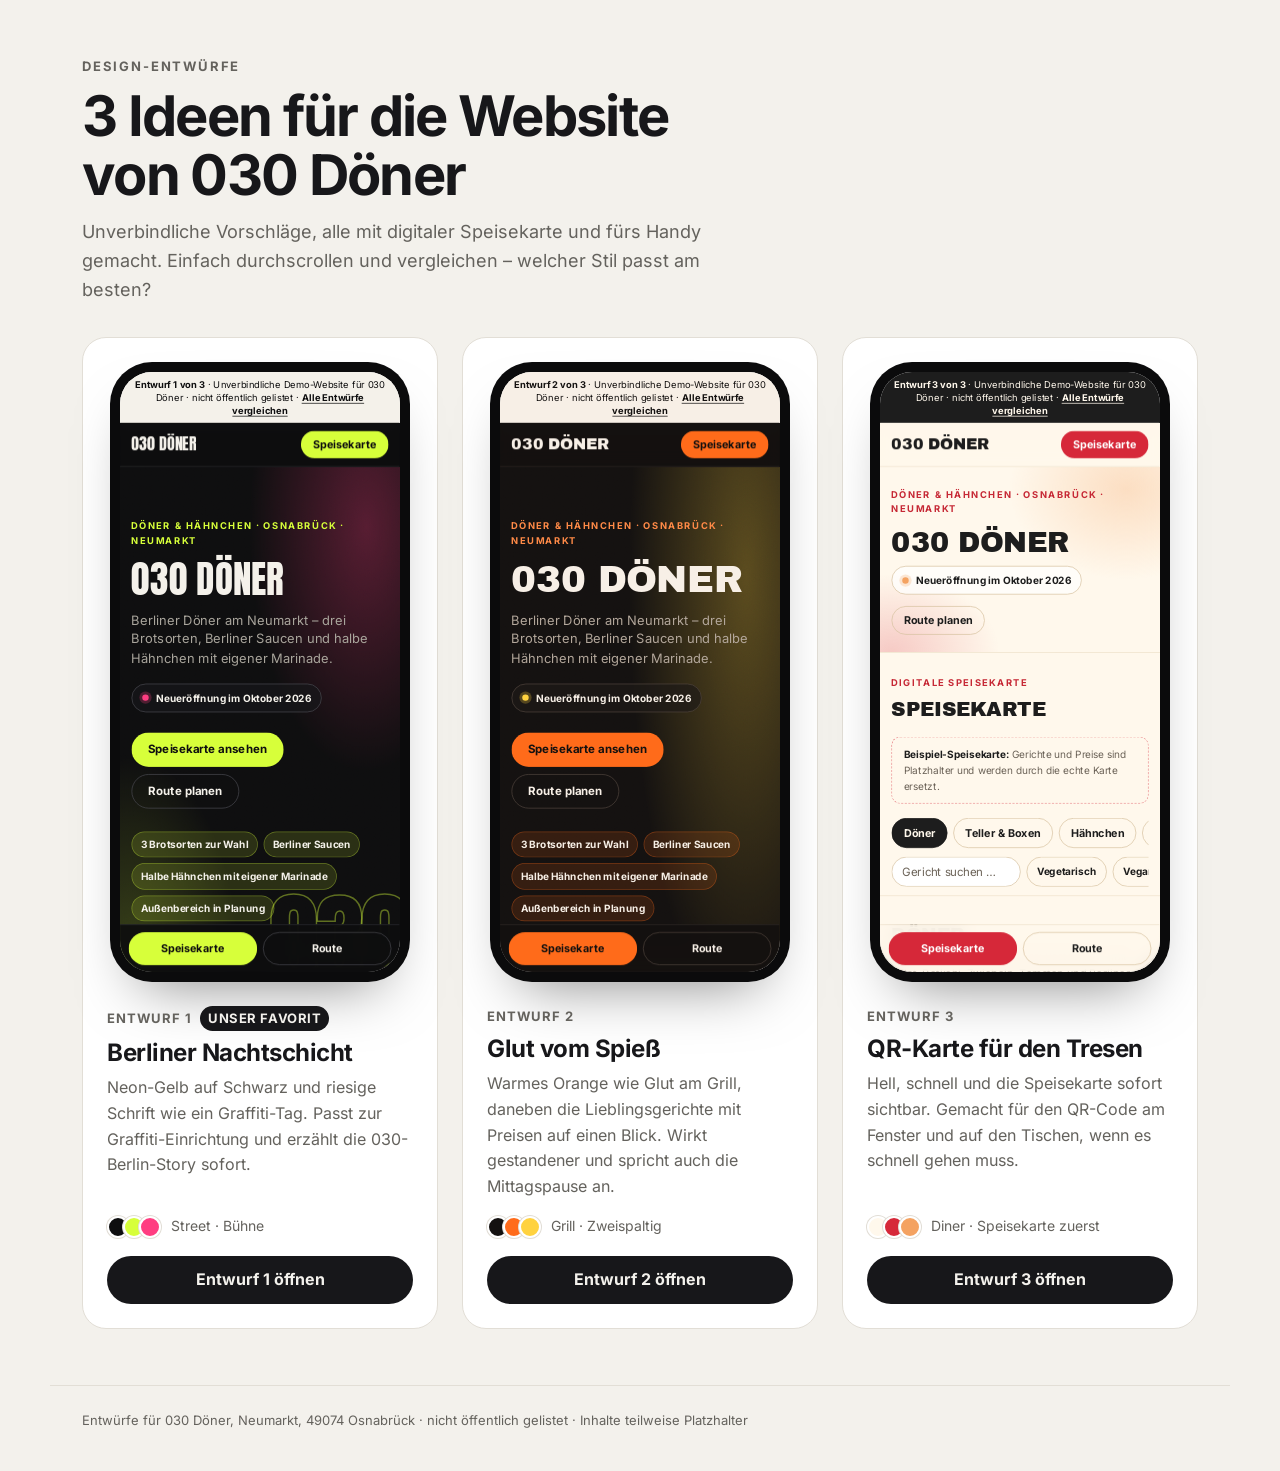
<file: demos/030-doener-osnabrueck/entwuerfe/index.html>
<!DOCTYPE html>
<html lang="de">
<head>
<meta charset="utf-8">
<meta name="viewport" content="width=device-width, initial-scale=1, viewport-fit=cover">
<title>Design-Entwürfe – 030 Döner</title>
<meta name="robots" content="noindex, nofollow">
<style>
@font-face { font-family: "Inter"; font-style: normal; font-weight: 400; font-display: swap; src: url([data-uri]) format("woff2"); }
@font-face { font-family: "Inter"; font-style: normal; font-weight: 700; font-display: swap; src: url([data-uri]) format("woff2"); }
:root {
  --bg: #f3f1ec;
  --surface: #ffffff;
  --text: #17171a;
  --muted: #64625d;
  --line: #e2ded6;
}
@media (prefers-color-scheme: dark) {
  :root { --bg: #111113; --surface: #1a1a1d; --text: #f2f0eb; --muted: #a3a09a; --line: #2c2c30; }
}
*, *::before, *::after { box-sizing: border-box; }
body { margin: 0; background: var(--bg); color: var(--text); font: 16px/1.6 "Inter", system-ui, -apple-system, "Segoe UI", Roboto, sans-serif; -webkit-font-smoothing: antialiased; }
.wrap { max-width: 1180px; margin: 0 auto; padding: 0 16px; }
@media (min-width: 760px) { .wrap { padding: 0 32px; } }
header.wrap { padding-top: 56px; padding-bottom: 32px; }
.eyebrow { margin: 0 0 10px; font-size: 13px; font-weight: 700; letter-spacing: .14em; text-transform: uppercase; color: var(--muted); }
h1 { margin: 0 0 14px; font-size: clamp(32px, 5.5vw, 56px); line-height: 1.05; letter-spacing: -.03em; max-width: 18ch; }
.lead { margin: 0; max-width: 60ch; font-size: 18px; color: var(--muted); }
.grid { display: grid; gap: 24px; padding-bottom: 56px; }
@media (min-width: 760px) { .grid { grid-template-columns: repeat(2, 1fr); } }
@media (min-width: 1100px) { .grid { grid-template-columns: repeat(3, 1fr); } }
.card { background: var(--surface); border: 1px solid var(--line); border-radius: 24px; padding: 24px; display: flex; flex-direction: column; }
.phone { width: 300px; max-width: 100%; height: 620px; margin: 0 auto 24px; padding: 10px; border-radius: 42px; background: #0b0b0c; box-shadow: 0 30px 60px -30px rgba(0,0,0,.5); }
.screen { width: 280px; height: 600px; overflow: hidden; border-radius: 32px; background: #fff; }
.screen iframe { width: 390px; height: 836px; border: 0; transform: scale(.718); transform-origin: 0 0; display: block; }
.label { display: inline-flex; gap: 8px; align-items: center; margin: 0 0 8px; font-size: 13px; font-weight: 700; letter-spacing: .08em; text-transform: uppercase; color: var(--muted); }
.fav { padding: 2px 8px; border-radius: 999px; background: var(--text); color: var(--bg); letter-spacing: .04em; }
.card h2 { margin: 0 0 8px; font-size: 24px; line-height: 1.2; letter-spacing: -.02em; }
.card p.idee { margin: 0 0 16px; color: var(--muted); }
.meta { display: flex; flex-wrap: wrap; align-items: center; gap: 10px; margin: auto 0 18px; font-size: 14px; color: var(--muted); }
.swatches { display: inline-flex; }
.swatches span { width: 22px; height: 22px; border-radius: 50%; border: 2px solid var(--surface); margin-left: -6px; box-shadow: 0 0 0 1px var(--line); }
.swatches span:first-child { margin-left: 0; }
.btn { display: inline-flex; align-items: center; justify-content: center; min-height: 48px; padding: 0 22px; border-radius: 999px; background: var(--text); color: var(--bg); font-weight: 700; text-decoration: none; }
footer.wrap { border-top: 1px solid var(--line); padding-top: 24px; padding-bottom: 40px; font-size: 13px; color: var(--muted); }
</style>
</head>
<body>
<header class="wrap">
  <p class="eyebrow">Design-Entwürfe</p>
  <h1>3 Ideen für die Website von 030 Döner</h1>
  <p class="lead">Unverbindliche Vorschläge, alle mit digitaler Speisekarte und fürs Handy gemacht. Einfach durchscrollen und vergleichen – welcher Stil passt am besten?</p>
</header>
<main class="wrap grid">
  <article class="card">
    <div class="phone"><div class="screen"><iframe src="../index.html" title="Entwurf 1: Berliner Nachtschicht" loading="lazy"></iframe></div></div>
    <p class="label">Entwurf 1 <span class="fav">Unser Favorit</span></p>
    <h2>Berliner Nachtschicht</h2>
    <p class="idee">Neon-Gelb auf Schwarz und riesige Schrift wie ein Graffiti-Tag. Passt zur Graffiti-Einrichtung und erzählt die 030-Berlin-Story sofort.</p>
    <div class="meta">
      <span class="swatches" aria-hidden="true"><span style="background:#0e0e0f"></span><span style="background:#d7ff3a"></span><span style="background:#ff3d81"></span></span>
      <span>Street · Bühne</span>
    </div>
    <a class="btn" href="../index.html">Entwurf 1 öffnen</a>
  </article>
  <article class="card">
    <div class="phone"><div class="screen"><iframe src="../2/index.html" title="Entwurf 2: Glut vom Spieß" loading="lazy"></iframe></div></div>
    <p class="label">Entwurf 2</p>
    <h2>Glut vom Spieß</h2>
    <p class="idee">Warmes Orange wie Glut am Grill, daneben die Lieblingsgerichte mit Preisen auf einen Blick. Wirkt gestandener und spricht auch die Mittagspause an.</p>
    <div class="meta">
      <span class="swatches" aria-hidden="true"><span style="background:#141110"></span><span style="background:#ff6b1a"></span><span style="background:#ffd23f"></span></span>
      <span>Grill · Zweispaltig</span>
    </div>
    <a class="btn" href="../2/index.html">Entwurf 2 öffnen</a>
  </article>
  <article class="card">
    <div class="phone"><div class="screen"><iframe src="../3/index.html" title="Entwurf 3: QR-Karte für den Tresen" loading="lazy"></iframe></div></div>
    <p class="label">Entwurf 3</p>
    <h2>QR-Karte für den Tresen</h2>
    <p class="idee">Hell, schnell und die Speisekarte sofort sichtbar. Gemacht für den QR-Code am Fenster und auf den Tischen, wenn es schnell gehen muss.</p>
    <div class="meta">
      <span class="swatches" aria-hidden="true"><span style="background:#fff8ec"></span><span style="background:#d62839"></span><span style="background:#f4a261"></span></span>
      <span>Diner · Speisekarte zuerst</span>
    </div>
    <a class="btn" href="../3/index.html">Entwurf 3 öffnen</a>
  </article>
</main>
<footer class="wrap">
  Entwürfe für 030 Döner, Neumarkt, 49074 Osnabrück · nicht öffentlich gelistet · Inhalte teilweise Platzhalter</footer>
</body>
</html>
</file>
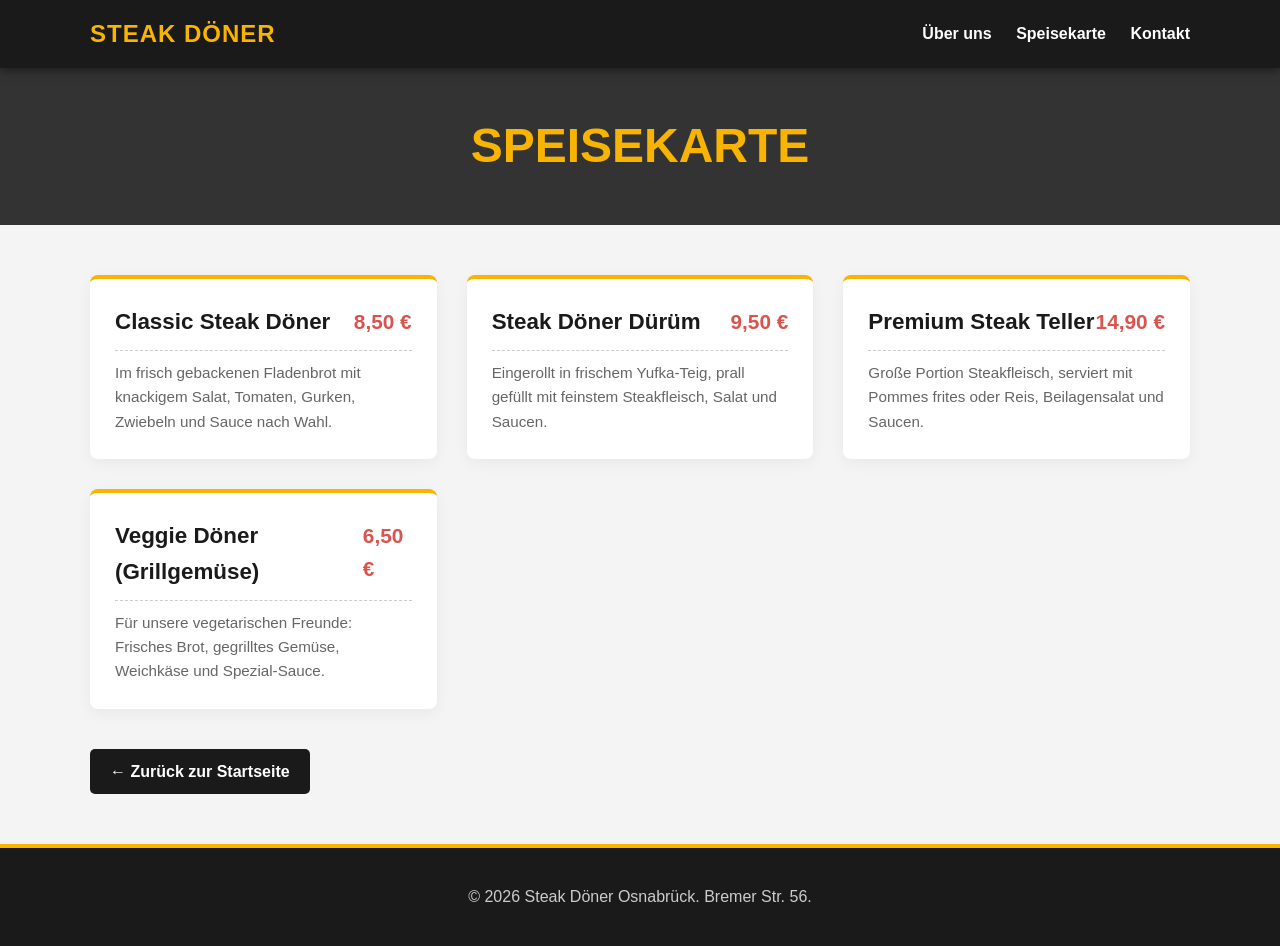
<file: menu.html>
<!DOCTYPE html>
<html lang="de">
<head>
    <meta charset="UTF-8">
    <meta name="viewport" content="width=device-width, initial-scale=1.0">
    <title>Speisekarte | Steak Döner Osnabrück</title>
    <style>
        /* Gleiches Basis-Styling wie auf der Startseite */
        body {
            font-family: 'Helvetica Neue', Arial, sans-serif;
            margin: 0;
            padding: 0;
            background-color: #f4f4f4;
            color: #333;
            line-height: 1.6;
        }
        header {
            background-color: #1a1a1a;
            padding: 15px 0;
            position: sticky;
            top: 0;
            z-index: 100;
            box-shadow: 0 2px 10px rgba(0,0,0,0.5);
        }
        nav {
            max-width: 1100px;
            margin: auto;
            display: flex;
            justify-content: space-between;
            align-items: center;
            padding: 0 20px;
        }
        .logo {
            color: #f8b400;
            font-size: 1.5rem;
            font-weight: bold;
            text-transform: uppercase;
            text-decoration: none;
            letter-spacing: 1px;
        }
        .nav-links a {
            color: #fff;
            text-decoration: none;
            margin-left: 20px;
            font-weight: bold;
            transition: color 0.3s;
        }
        .nav-links a:hover {
            color: #f8b400;
        }

        /* Header für die Speisekarte */
        .page-header {
            background-color: #333;
            color: #f8b400;
            text-align: center;
            padding: 40px 20px;
            text-transform: uppercase;
        }
        .page-header h1 {
            margin: 0;
            font-size: 3rem;
        }

        /* Speisekarte Styling */
        .container {
            max-width: 1100px;
            margin: 50px auto;
            padding: 0 20px;
            min-height: 50vh;
        }
        .menu-grid {
            display: grid;
            grid-template-columns: repeat(auto-fit, minmax(300px, 1fr));
            gap: 30px;
        }
        .menu-item {
            background: #fff;
            padding: 25px;
            border-radius: 8px;
            box-shadow: 0 4px 15px rgba(0,0,0,0.05);
            border-top: 4px solid #f8b400;
        }
        .menu-item-header {
            display: flex;
            justify-content: space-between;
            align-items: baseline;
            margin-bottom: 10px;
            border-bottom: 1px dashed #ccc;
            padding-bottom: 10px;
        }
        .menu-item h3 {
            margin: 0;
            font-size: 1.4rem;
            color: #1a1a1a;
        }
        .price {
            font-weight: bold;
            color: #d9534f;
            font-size: 1.3rem;
        }
        .menu-item p {
            color: #666;
            margin: 0;
            font-size: 0.95rem;
        }

        /* Zurück-Button */
        .back-btn {
            display: inline-block;
            margin-top: 40px;
            background-color: #1a1a1a;
            color: #fff;
            padding: 10px 20px;
            text-decoration: none;
            border-radius: 5px;
            font-weight: bold;
        }
        .back-btn:hover {
            background-color: #333;
        }

        /* Footer */
        footer {
            background-color: #1a1a1a;
            color: #ccc;
            text-align: center;
            padding: 20px;
            margin-top: 50px;
            border-top: 4px solid #f8b400;
        }
    </style>
</head>
<body>

    <!-- Navigation -->
    <header>
        <nav>
            <a href="index.html" class="logo">Steak Döner</a>
            <div class="nav-links">
                <a href="index.html#about">Über uns</a>
                <a href="menu.html">Speisekarte</a>
                <a href="index.html#contact">Kontakt</a>
            </div>
        </nav>
    </header>

    <div class="page-header">
        <h1>Speisekarte</h1>
    </div>

    <!-- Speisekarte Sektion -->
    <div class="container">
        <div class="menu-grid">
            
            <div class="menu-item">
                <div class="menu-item-header">
                    <h3>Classic Steak Döner</h3>
                    <span class="price">8,50 €</span>
                </div>
                <p>Im frisch gebackenen Fladenbrot mit knackigem Salat, Tomaten, Gurken, Zwiebeln und Sauce nach Wahl.</p>
            </div>

            <div class="menu-item">
                <div class="menu-item-header">
                    <h3>Steak Döner Dürüm</h3>
                    <span class="price">9,50 €</span>
                </div>
                <p>Eingerollt in frischem Yufka-Teig, prall gefüllt mit feinstem Steakfleisch, Salat und Saucen.</p>
            </div>

            <div class="menu-item">
                <div class="menu-item-header">
                    <h3>Premium Steak Teller</h3>
                    <span class="price">14,90 €</span>
                </div>
                <p>Große Portion Steakfleisch, serviert mit Pommes frites oder Reis, Beilagensalat und Saucen.</p>
            </div>

            <div class="menu-item">
                <div class="menu-item-header">
                    <h3>Veggie Döner (Grillgemüse)</h3>
                    <span class="price">6,50 €</span>
                </div>
                <p>Für unsere vegetarischen Freunde: Frisches Brot, gegrilltes Gemüse, Weichkäse und Spezial-Sauce.</p>
            </div>
        </div>

        <a href="index.html" class="back-btn">&larr; Zurück zur Startseite</a>
    </div>

    <!-- Simpler Footer für die Menüseite -->
    <footer>
        <p>&copy; 2026 Steak Döner Osnabrück. Bremer Str. 56.</p>
    </footer>

</body>
</html>
</file>
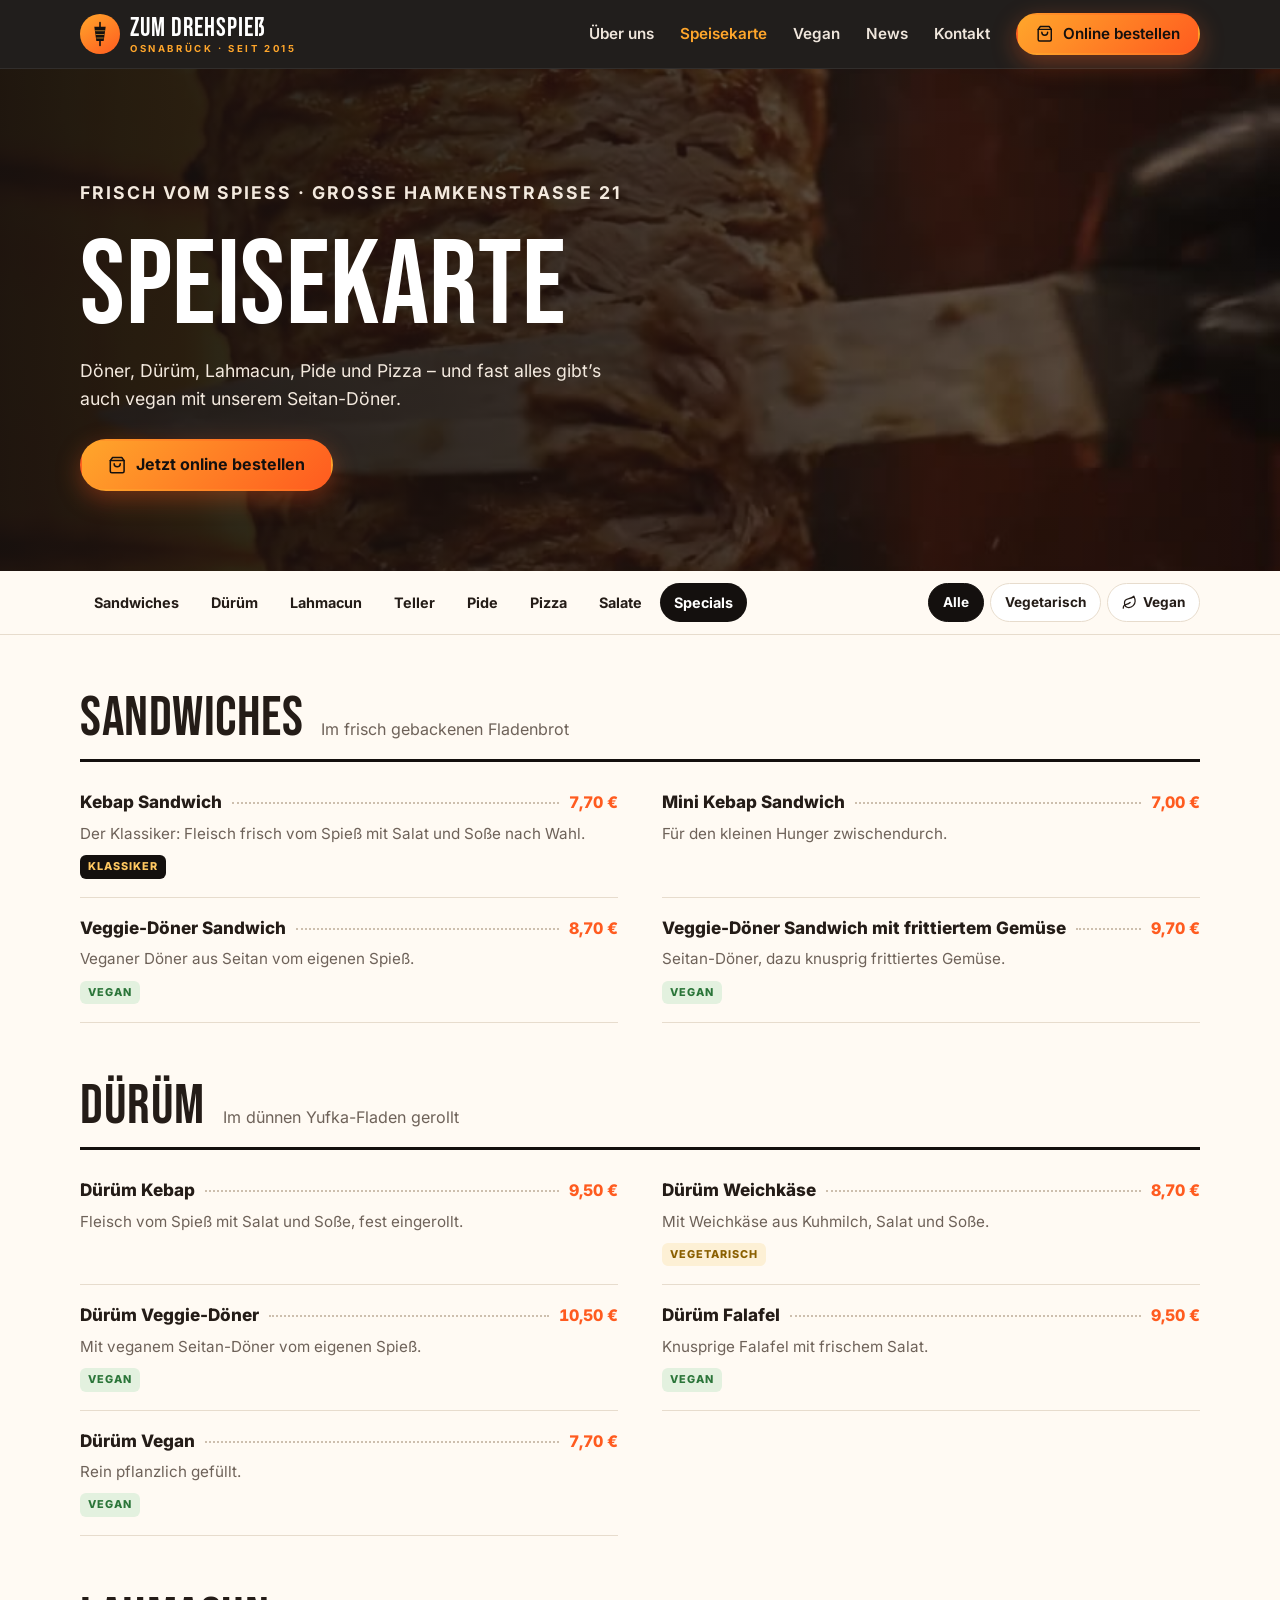
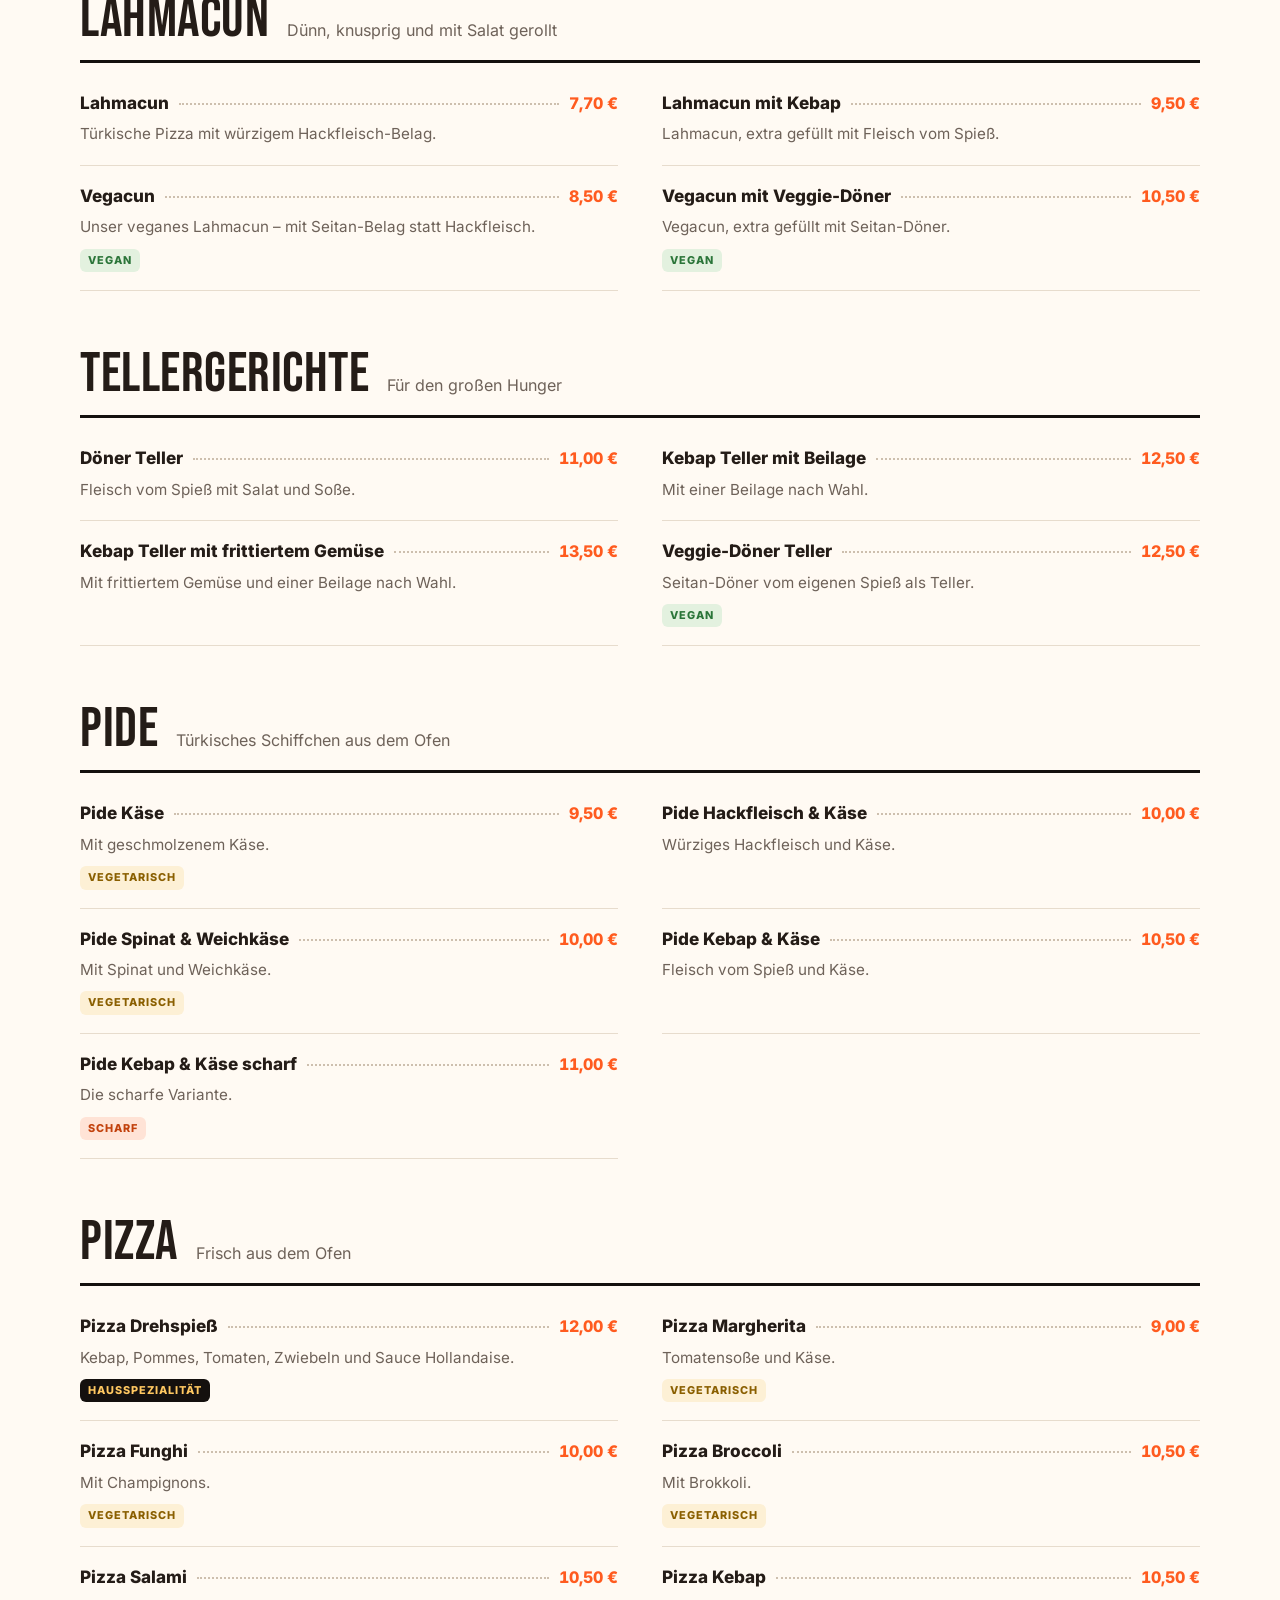
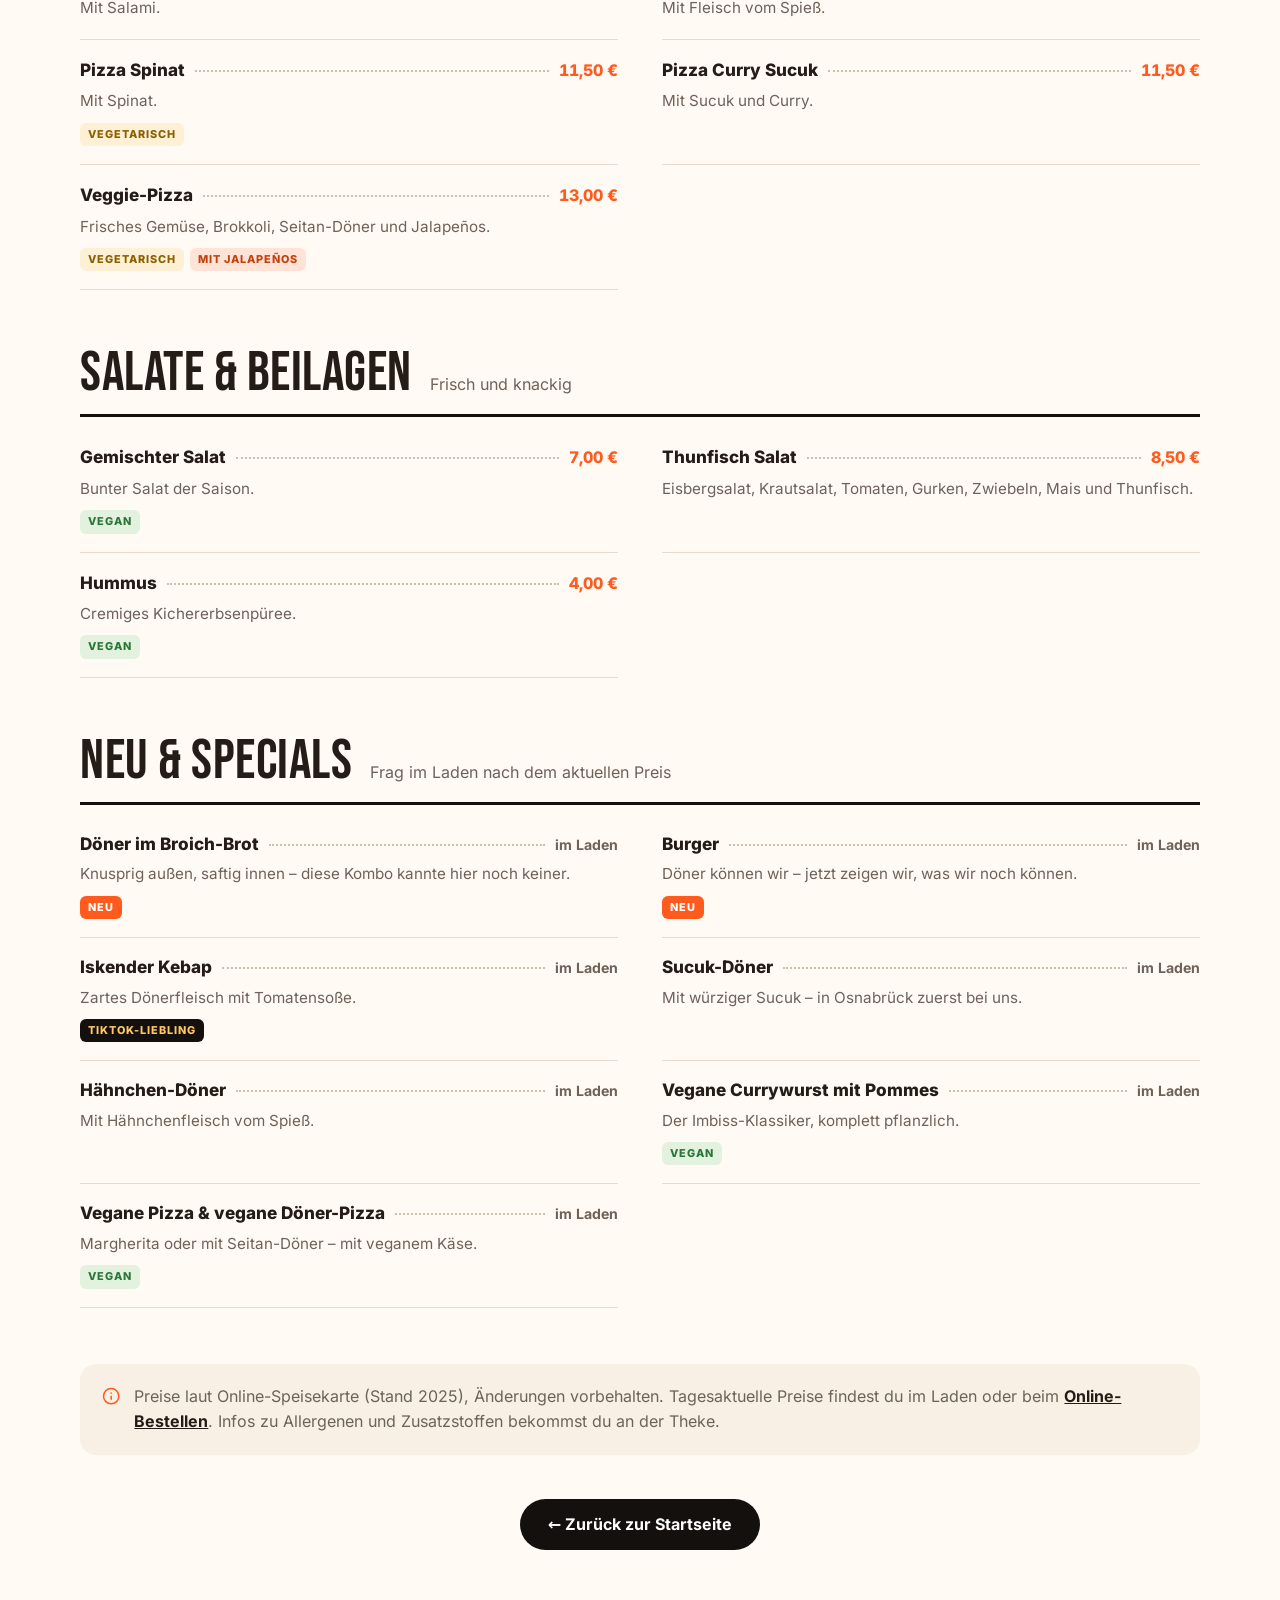
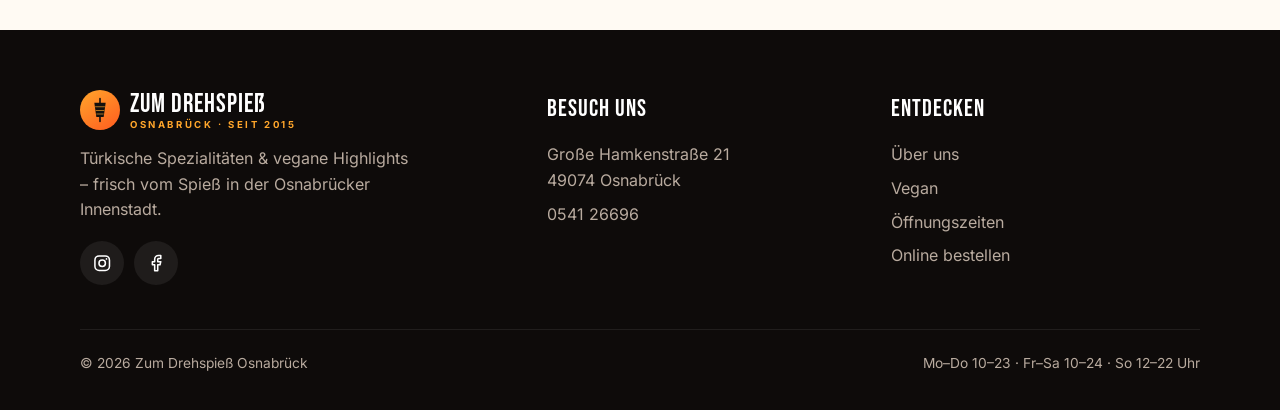
<file: drehspiess/speisekarte.html>
<!DOCTYPE html>
<html lang="de">
<head>
    <meta charset="UTF-8">
    <meta name="viewport" content="width=device-width, initial-scale=1.0">
    <title>Speisekarte | Zum Drehspieß Osnabrück</title>
    <meta name="description" content="Speisekarte von Zum Drehspieß in Osnabrück: Kebap Sandwich, Dürüm, Lahmacun, Tellergerichte, Pide, Pizza, Salate – und viele vegane Gerichte mit Seitan-Döner.">
    <meta name="theme-color" content="#14100e">
    <link rel="icon" href="assets/favicon.svg" type="image/svg+xml">
    <link rel="preload" href="assets/fonts/bebas-neue-latin-400-normal.woff2" as="font" type="font/woff2" crossorigin>
    <link rel="stylesheet" href="assets/style.css">
    <script>document.documentElement.classList.add('js');</script>
</head>
<body>

    <!-- Icon-Sammlung -->
    <svg width="0" height="0" style="position:absolute" aria-hidden="true">
        <symbol id="i-spit" viewBox="0 0 32 32">
            <path d="M16 2v28" stroke="currentColor" stroke-width="2" stroke-linecap="round" fill="none"/>
            <path d="M9 7h14l-2.5 17.5h-9z" fill="currentColor"/>
            <path d="M10 12h12M10.8 16.5h10.4M11.5 21h9" stroke="#ffa62b" stroke-width="1.3" opacity=".65" fill="none"/>
        </symbol>
        <symbol id="i-bag" viewBox="0 0 24 24"><path d="M6 2 3 6v14a2 2 0 0 0 2 2h14a2 2 0 0 0 2-2V6l-3-4z"/><path d="M3 6h18M16 10a4 4 0 0 1-8 0"/></symbol>
        <symbol id="i-arrow" viewBox="0 0 24 24"><path d="M5 12h14M13 6l6 6-6 6"/></symbol>
        <symbol id="i-leaf" viewBox="0 0 24 24"><path d="M11 20A7 7 0 0 1 9.8 6.1C15.5 5 17 4.5 19 2c1 2 2 4.2 2 8 0 5.5-4.8 10-10 10z"/><path d="M2 21c0-3 1.9-5.4 5.1-6C9.5 14.5 12 13 13 12"/></symbol>
        <symbol id="i-info" viewBox="0 0 24 24"><circle cx="12" cy="12" r="10"/><path d="M12 16v-4M12 8h.01"/></symbol>
        <symbol id="i-insta" viewBox="0 0 24 24"><rect x="2.5" y="2.5" width="19" height="19" rx="5.5"/><circle cx="12" cy="12" r="4.2"/><circle cx="17.6" cy="6.4" r="1.1" fill="currentColor" stroke="none"/></symbol>
        <symbol id="i-fb" viewBox="0 0 24 24"><path d="M18 2h-3a5 5 0 0 0-5 5v3H7v4h3v8h4v-8h3l1-4h-4V7a1 1 0 0 1 1-1h3z"/></symbol>
        <symbol id="i-menu" viewBox="0 0 24 24"><path d="M4 7h16M4 12h16M4 17h16"/></symbol>
        <symbol id="i-close" viewBox="0 0 24 24"><path d="M6 6l12 12M18 6 6 18"/></symbol>
    </svg>

    <a class="skip-link" href="#inhalt">Zum Inhalt springen</a>

    <!-- Navigation -->
    <header class="site-header">
        <div class="container">
            <a href="index.html" class="logo" aria-label="Zum Drehspieß – Startseite">
                <span class="logo-mark"><svg><use href="#i-spit"/></svg></span>
                <span class="logo-text">Zum Drehspieß<small>Osnabrück · seit 2015</small></span>
            </a>
            <button class="nav-toggle" type="button" aria-expanded="false" aria-controls="hauptnavigation" aria-label="Menü öffnen">
                <svg class="ic ic-menu"><use href="#i-menu"/></svg>
                <svg class="ic ic-close"><use href="#i-close"/></svg>
            </button>
            <nav class="nav" id="hauptnavigation" aria-label="Hauptnavigation">
                <a href="index.html#about">Über uns</a>
                <a href="speisekarte.html" aria-current="page">Speisekarte</a>
                <a href="index.html#vegan">Vegan</a>
                <a href="index.html#news">News</a>
                <a href="index.html#kontakt">Kontakt</a>
                <a class="btn btn-primary btn-sm" href="https://www.zum-drehspiess.de/" target="_blank" rel="noopener">
                    <svg class="ic"><use href="#i-bag"/></svg> Online bestellen
                </a>
            </nav>
        </div>
    </header>

    <main id="inhalt">

        <section class="page-hero">
            <div class="container">
                <p class="eyebrow">Frisch vom Spieß · Große Hamkenstraße 21</p>
                <h1>Speisekarte</h1>
                <p>Döner, Dürüm, Lahmacun, Pide und Pizza – und fast alles gibt’s auch vegan mit unserem Seitan-Döner.</p>
                <a href="https://www.zum-drehspiess.de/" class="btn btn-primary" target="_blank" rel="noopener"><svg class="ic"><use href="#i-bag"/></svg> Jetzt online bestellen</a>
            </div>
        </section>

        <!-- Kategorien & Filter -->
        <div class="menu-toolbar">
            <div class="container">
                <nav class="cat-nav" aria-label="Kategorien">
                    <a href="#sandwiches">Sandwiches</a>
                    <a href="#duerum">Dürüm</a>
                    <a href="#lahmacun">Lahmacun</a>
                    <a href="#teller">Teller</a>
                    <a href="#pide">Pide</a>
                    <a href="#pizza">Pizza</a>
                    <a href="#salate">Salate</a>
                    <a href="#specials">Specials</a>
                </nav>
                <div class="filters" role="group" aria-label="Filter">
                    <button class="chip" type="button" data-filter="alle" aria-pressed="true">Alle</button>
                    <button class="chip" type="button" data-filter="veggie" aria-pressed="false">Vegetarisch</button>
                    <button class="chip" type="button" data-filter="vegan" aria-pressed="false"><svg class="ic"><use href="#i-leaf"/></svg> Vegan</button>
                </div>
            </div>
        </div>

        <div class="container">

            <!-- Sandwiches -->
            <section class="menu-cat" id="sandwiches">
                <div class="menu-cat-head">
                    <h2>Sandwiches</h2>
                    <p>Im frisch gebackenen Fladenbrot</p>
                </div>
                <div class="dishes">
                    <article class="dish">
                        <div class="dish-head"><h3>Kebap Sandwich</h3><span class="dots"></span><span class="price">7,70 €</span></div>
                        <p>Der Klassiker: Fleisch frisch vom Spieß mit Salat und Soße nach Wahl.</p>
                        <div class="badges"><span class="badge badge-star">Klassiker</span></div>
                    </article>
                    <article class="dish">
                        <div class="dish-head"><h3>Mini Kebap Sandwich</h3><span class="dots"></span><span class="price">7,00 €</span></div>
                        <p>Für den kleinen Hunger zwischendurch.</p>
                    </article>
                    <article class="dish" data-diet="vegan">
                        <div class="dish-head"><h3>Veggie-Döner Sandwich</h3><span class="dots"></span><span class="price">8,70 €</span></div>
                        <p>Veganer Döner aus Seitan vom eigenen Spieß.</p>
                        <div class="badges"><span class="badge badge-vegan">Vegan</span></div>
                    </article>
                    <article class="dish" data-diet="vegan">
                        <div class="dish-head"><h3>Veggie-Döner Sandwich mit frittiertem Gemüse</h3><span class="dots"></span><span class="price">9,70 €</span></div>
                        <p>Seitan-Döner, dazu knusprig frittiertes Gemüse.</p>
                        <div class="badges"><span class="badge badge-vegan">Vegan</span></div>
                    </article>
                </div>
            </section>

            <!-- Dürüm -->
            <section class="menu-cat" id="duerum">
                <div class="menu-cat-head">
                    <h2>Dürüm</h2>
                    <p>Im dünnen Yufka-Fladen gerollt</p>
                </div>
                <div class="dishes">
                    <article class="dish">
                        <div class="dish-head"><h3>Dürüm Kebap</h3><span class="dots"></span><span class="price">9,50 €</span></div>
                        <p>Fleisch vom Spieß mit Salat und Soße, fest eingerollt.</p>
                    </article>
                    <article class="dish" data-diet="veggie">
                        <div class="dish-head"><h3>Dürüm Weichkäse</h3><span class="dots"></span><span class="price">8,70 €</span></div>
                        <p>Mit Weichkäse aus Kuhmilch, Salat und Soße.</p>
                        <div class="badges"><span class="badge badge-veggie">Vegetarisch</span></div>
                    </article>
                    <article class="dish" data-diet="vegan">
                        <div class="dish-head"><h3>Dürüm Veggie-Döner</h3><span class="dots"></span><span class="price">10,50 €</span></div>
                        <p>Mit veganem Seitan-Döner vom eigenen Spieß.</p>
                        <div class="badges"><span class="badge badge-vegan">Vegan</span></div>
                    </article>
                    <article class="dish" data-diet="vegan">
                        <div class="dish-head"><h3>Dürüm Falafel</h3><span class="dots"></span><span class="price">9,50 €</span></div>
                        <p>Knusprige Falafel mit frischem Salat.</p>
                        <div class="badges"><span class="badge badge-vegan">Vegan</span></div>
                    </article>
                    <article class="dish" data-diet="vegan">
                        <div class="dish-head"><h3>Dürüm Vegan</h3><span class="dots"></span><span class="price">7,70 €</span></div>
                        <p>Rein pflanzlich gefüllt.</p>
                        <div class="badges"><span class="badge badge-vegan">Vegan</span></div>
                    </article>
                </div>
            </section>

            <!-- Lahmacun -->
            <section class="menu-cat" id="lahmacun">
                <div class="menu-cat-head">
                    <h2>Lahmacun</h2>
                    <p>Dünn, knusprig und mit Salat gerollt</p>
                </div>
                <div class="dishes">
                    <article class="dish">
                        <div class="dish-head"><h3>Lahmacun</h3><span class="dots"></span><span class="price">7,70 €</span></div>
                        <p>Türkische Pizza mit würzigem Hackfleisch-Belag.</p>
                    </article>
                    <article class="dish">
                        <div class="dish-head"><h3>Lahmacun mit Kebap</h3><span class="dots"></span><span class="price">9,50 €</span></div>
                        <p>Lahmacun, extra gefüllt mit Fleisch vom Spieß.</p>
                    </article>
                    <article class="dish" data-diet="vegan">
                        <div class="dish-head"><h3>Vegacun</h3><span class="dots"></span><span class="price">8,50 €</span></div>
                        <p>Unser veganes Lahmacun – mit Seitan-Belag statt Hackfleisch.</p>
                        <div class="badges"><span class="badge badge-vegan">Vegan</span></div>
                    </article>
                    <article class="dish" data-diet="vegan">
                        <div class="dish-head"><h3>Vegacun mit Veggie-Döner</h3><span class="dots"></span><span class="price">10,50 €</span></div>
                        <p>Vegacun, extra gefüllt mit Seitan-Döner.</p>
                        <div class="badges"><span class="badge badge-vegan">Vegan</span></div>
                    </article>
                </div>
            </section>

            <!-- Tellergerichte -->
            <section class="menu-cat" id="teller">
                <div class="menu-cat-head">
                    <h2>Tellergerichte</h2>
                    <p>Für den großen Hunger</p>
                </div>
                <div class="dishes">
                    <article class="dish">
                        <div class="dish-head"><h3>Döner Teller</h3><span class="dots"></span><span class="price">11,00 €</span></div>
                        <p>Fleisch vom Spieß mit Salat und Soße.</p>
                    </article>
                    <article class="dish">
                        <div class="dish-head"><h3>Kebap Teller mit Beilage</h3><span class="dots"></span><span class="price">12,50 €</span></div>
                        <p>Mit einer Beilage nach Wahl.</p>
                    </article>
                    <article class="dish">
                        <div class="dish-head"><h3>Kebap Teller mit frittiertem Gemüse</h3><span class="dots"></span><span class="price">13,50 €</span></div>
                        <p>Mit frittiertem Gemüse und einer Beilage nach Wahl.</p>
                    </article>
                    <article class="dish" data-diet="vegan">
                        <div class="dish-head"><h3>Veggie-Döner Teller</h3><span class="dots"></span><span class="price">12,50 €</span></div>
                        <p>Seitan-Döner vom eigenen Spieß als Teller.</p>
                        <div class="badges"><span class="badge badge-vegan">Vegan</span></div>
                    </article>
                </div>
            </section>

            <!-- Pide -->
            <section class="menu-cat" id="pide">
                <div class="menu-cat-head">
                    <h2>Pide</h2>
                    <p>Türkisches Schiffchen aus dem Ofen</p>
                </div>
                <div class="dishes">
                    <article class="dish" data-diet="veggie">
                        <div class="dish-head"><h3>Pide Käse</h3><span class="dots"></span><span class="price">9,50 €</span></div>
                        <p>Mit geschmolzenem Käse.</p>
                        <div class="badges"><span class="badge badge-veggie">Vegetarisch</span></div>
                    </article>
                    <article class="dish">
                        <div class="dish-head"><h3>Pide Hackfleisch &amp; Käse</h3><span class="dots"></span><span class="price">10,00 €</span></div>
                        <p>Würziges Hackfleisch und Käse.</p>
                    </article>
                    <article class="dish" data-diet="veggie">
                        <div class="dish-head"><h3>Pide Spinat &amp; Weichkäse</h3><span class="dots"></span><span class="price">10,00 €</span></div>
                        <p>Mit Spinat und Weichkäse.</p>
                        <div class="badges"><span class="badge badge-veggie">Vegetarisch</span></div>
                    </article>
                    <article class="dish">
                        <div class="dish-head"><h3>Pide Kebap &amp; Käse</h3><span class="dots"></span><span class="price">10,50 €</span></div>
                        <p>Fleisch vom Spieß und Käse.</p>
                    </article>
                    <article class="dish">
                        <div class="dish-head"><h3>Pide Kebap &amp; Käse scharf</h3><span class="dots"></span><span class="price">11,00 €</span></div>
                        <p>Die scharfe Variante.</p>
                        <div class="badges"><span class="badge badge-hot">Scharf</span></div>
                    </article>
                </div>
            </section>

            <!-- Pizza -->
            <section class="menu-cat" id="pizza">
                <div class="menu-cat-head">
                    <h2>Pizza</h2>
                    <p>Frisch aus dem Ofen</p>
                </div>
                <div class="dishes">
                    <article class="dish">
                        <div class="dish-head"><h3>Pizza Drehspieß</h3><span class="dots"></span><span class="price">12,00 €</span></div>
                        <p>Kebap, Pommes, Tomaten, Zwiebeln und Sauce Hollandaise.</p>
                        <div class="badges"><span class="badge badge-star">Hausspezialität</span></div>
                    </article>
                    <article class="dish" data-diet="veggie">
                        <div class="dish-head"><h3>Pizza Margherita</h3><span class="dots"></span><span class="price">9,00 €</span></div>
                        <p>Tomatensoße und Käse.</p>
                        <div class="badges"><span class="badge badge-veggie">Vegetarisch</span></div>
                    </article>
                    <article class="dish" data-diet="veggie">
                        <div class="dish-head"><h3>Pizza Funghi</h3><span class="dots"></span><span class="price">10,00 €</span></div>
                        <p>Mit Champignons.</p>
                        <div class="badges"><span class="badge badge-veggie">Vegetarisch</span></div>
                    </article>
                    <article class="dish" data-diet="veggie">
                        <div class="dish-head"><h3>Pizza Broccoli</h3><span class="dots"></span><span class="price">10,50 €</span></div>
                        <p>Mit Brokkoli.</p>
                        <div class="badges"><span class="badge badge-veggie">Vegetarisch</span></div>
                    </article>
                    <article class="dish">
                        <div class="dish-head"><h3>Pizza Salami</h3><span class="dots"></span><span class="price">10,50 €</span></div>
                        <p>Mit Salami.</p>
                    </article>
                    <article class="dish">
                        <div class="dish-head"><h3>Pizza Kebap</h3><span class="dots"></span><span class="price">10,50 €</span></div>
                        <p>Mit Fleisch vom Spieß.</p>
                    </article>
                    <article class="dish" data-diet="veggie">
                        <div class="dish-head"><h3>Pizza Spinat</h3><span class="dots"></span><span class="price">11,50 €</span></div>
                        <p>Mit Spinat.</p>
                        <div class="badges"><span class="badge badge-veggie">Vegetarisch</span></div>
                    </article>
                    <article class="dish">
                        <div class="dish-head"><h3>Pizza Curry Sucuk</h3><span class="dots"></span><span class="price">11,50 €</span></div>
                        <p>Mit Sucuk und Curry.</p>
                    </article>
                    <article class="dish" data-diet="veggie">
                        <div class="dish-head"><h3>Veggie-Pizza</h3><span class="dots"></span><span class="price">13,00 €</span></div>
                        <p>Frisches Gemüse, Brokkoli, Seitan-Döner und Jalapeños.</p>
                        <div class="badges"><span class="badge badge-veggie">Vegetarisch</span><span class="badge badge-hot">Mit Jalapeños</span></div>
                    </article>
                </div>
            </section>

            <!-- Salate & Beilagen -->
            <section class="menu-cat" id="salate">
                <div class="menu-cat-head">
                    <h2>Salate &amp; Beilagen</h2>
                    <p>Frisch und knackig</p>
                </div>
                <div class="dishes">
                    <article class="dish" data-diet="vegan">
                        <div class="dish-head"><h3>Gemischter Salat</h3><span class="dots"></span><span class="price">7,00 €</span></div>
                        <p>Bunter Salat der Saison.</p>
                        <div class="badges"><span class="badge badge-vegan">Vegan</span></div>
                    </article>
                    <article class="dish">
                        <div class="dish-head"><h3>Thunfisch Salat</h3><span class="dots"></span><span class="price">8,50 €</span></div>
                        <p>Eisbergsalat, Krautsalat, Tomaten, Gurken, Zwiebeln, Mais und Thunfisch.</p>
                    </article>
                    <article class="dish" data-diet="vegan">
                        <div class="dish-head"><h3>Hummus</h3><span class="dots"></span><span class="price">4,00 €</span></div>
                        <p>Cremiges Kichererbsenpüree.</p>
                        <div class="badges"><span class="badge badge-vegan">Vegan</span></div>
                    </article>
                </div>
            </section>

            <!-- Specials -->
            <section class="menu-cat" id="specials">
                <div class="menu-cat-head">
                    <h2>Neu &amp; Specials</h2>
                    <p>Frag im Laden nach dem aktuellen Preis</p>
                </div>
                <div class="dishes">
                    <article class="dish">
                        <div class="dish-head"><h3>Döner im Broich-Brot</h3><span class="dots"></span><span class="price ask">im Laden</span></div>
                        <p>Knusprig außen, saftig innen – diese Kombo kannte hier noch keiner.</p>
                        <div class="badges"><span class="badge badge-new">Neu</span></div>
                    </article>
                    <article class="dish">
                        <div class="dish-head"><h3>Burger</h3><span class="dots"></span><span class="price ask">im Laden</span></div>
                        <p>Döner können wir – jetzt zeigen wir, was wir noch können.</p>
                        <div class="badges"><span class="badge badge-new">Neu</span></div>
                    </article>
                    <article class="dish">
                        <div class="dish-head"><h3>Iskender Kebap</h3><span class="dots"></span><span class="price ask">im Laden</span></div>
                        <p>Zartes Dönerfleisch mit Tomatensoße.</p>
                        <div class="badges"><span class="badge badge-star">TikTok-Liebling</span></div>
                    </article>
                    <article class="dish">
                        <div class="dish-head"><h3>Sucuk-Döner</h3><span class="dots"></span><span class="price ask">im Laden</span></div>
                        <p>Mit würziger Sucuk – in Osnabrück zuerst bei uns.</p>
                    </article>
                    <article class="dish">
                        <div class="dish-head"><h3>Hähnchen-Döner</h3><span class="dots"></span><span class="price ask">im Laden</span></div>
                        <p>Mit Hähnchenfleisch vom Spieß.</p>
                    </article>
                    <article class="dish" data-diet="vegan">
                        <div class="dish-head"><h3>Vegane Currywurst mit Pommes</h3><span class="dots"></span><span class="price ask">im Laden</span></div>
                        <p>Der Imbiss-Klassiker, komplett pflanzlich.</p>
                        <div class="badges"><span class="badge badge-vegan">Vegan</span></div>
                    </article>
                    <article class="dish" data-diet="vegan">
                        <div class="dish-head"><h3>Vegane Pizza &amp; vegane Döner-Pizza</h3><span class="dots"></span><span class="price ask">im Laden</span></div>
                        <p>Margherita oder mit Seitan-Döner – mit veganem Käse.</p>
                        <div class="badges"><span class="badge badge-vegan">Vegan</span></div>
                    </article>
                </div>
            </section>

            <p class="menu-empty" hidden>Für diesen Filter gibt es gerade keine Gerichte.</p>

            <div class="menu-note">
                <svg class="ic"><use href="#i-info"/></svg>
                <p>Preise laut Online-Speisekarte (Stand 2025), Änderungen vorbehalten. Tagesaktuelle Preise findest du im Laden oder beim <a href="https://www.zum-drehspiess.de/" target="_blank" rel="noopener">Online-Bestellen</a>. Infos zu Allergenen und Zusatzstoffen bekommst du an der Theke.</p>
            </div>

            <div class="section-cta" style="margin-bottom: 80px;">
                <a href="index.html" class="btn btn-dark">&larr; Zurück zur Startseite</a>
            </div>
        </div>

    </main>

    <!-- Footer -->
    <footer class="site-footer">
        <div class="container">
            <div class="footer-grid">
                <div class="footer-brand">
                    <a href="index.html" class="logo">
                        <span class="logo-mark"><svg><use href="#i-spit"/></svg></span>
                        <span class="logo-text">Zum Drehspieß<small>Osnabrück · seit 2015</small></span>
                    </a>
                    <p>Türkische Spezialitäten &amp; vegane Highlights – frisch vom Spieß in der Osnabrücker Innenstadt.</p>
                    <div class="social">
                        <a href="https://www.instagram.com/zumdrehspiess/" target="_blank" rel="noopener" aria-label="Instagram"><svg class="ic"><use href="#i-insta"/></svg></a>
                        <a href="https://www.facebook.com/zumdrehspiess/" target="_blank" rel="noopener" aria-label="Facebook"><svg class="ic"><use href="#i-fb"/></svg></a>
                    </div>
                </div>
                <div>
                    <h4>Besuch uns</h4>
                    <p>Große Hamkenstraße 21<br>49074 Osnabrück</p>
                    <p><a href="tel:+4954126696">0541 26696</a></p>
                </div>
                <div>
                    <h4>Entdecken</h4>
                    <ul>
                        <li><a href="index.html#about">Über uns</a></li>
                        <li><a href="index.html#vegan">Vegan</a></li>
                        <li><a href="index.html#kontakt">Öffnungszeiten</a></li>
                        <li><a href="https://www.zum-drehspiess.de/" target="_blank" rel="noopener">Online bestellen</a></li>
                    </ul>
                </div>
            </div>
            <div class="footer-bottom">
                <p>&copy; <span data-year>2026</span> Zum Drehspieß Osnabrück</p>
                <p>Mo–Do 10–23 · Fr–Sa 10–24 · So 12–22 Uhr</p>
            </div>
        </div>
    </footer>

    <script src="assets/main.js"></script>
</body>
</html>
</file>
<file: drehspiess/assets/style.css>
/* Zum Drehspieß – gemeinsames Styling für alle Seiten */

/* Schriften lokal eingebunden (keine Verbindung zu Google, DSGVO-freundlich) */
@font-face {
    font-family: "Bebas Neue";
    src: url("fonts/bebas-neue-latin-400-normal.woff2") format("woff2");
    font-weight: 400;
    font-display: swap;
}
@font-face {
    font-family: "Inter";
    src: url("fonts/inter-latin-wght-normal.woff2") format("woff2");
    font-weight: 100 900;
    font-display: swap;
}

:root {
    --coal: #14100e;
    --coal-2: #1e1815;
    --coal-3: #2a221e;
    --ember: #ff5b1f;
    --flame: #ffa62b;
    --gold: #ffc861;
    --cream: #f8f0e5;
    --paper: #fffaf3;
    --ink: #241c17;
    --muted: #6e6259;
    --muted-dark: #b9ab9f;
    --vegan: #3d9a4e;
    --vegan-soft: #e3f1df;
    --line: #e7dccd;
    --radius: 16px;
    --shadow: 0 14px 40px rgba(20, 16, 14, .12);
    --display: "Bebas Neue", Impact, "Arial Narrow", sans-serif;
    --body: "Inter", system-ui, -apple-system, "Segoe UI", Roboto, Arial, sans-serif;
    --max: 1160px;
    --header-h: 68px;
}

*, *::before, *::after { box-sizing: border-box; }
[hidden] { display: none !important; }

html {
    scroll-behavior: smooth;
    scroll-padding-top: calc(var(--header-h) + 12px);
}
body {
    margin: 0;
    font-family: var(--body);
    background: var(--paper);
    color: var(--ink);
    line-height: 1.6;
    -webkit-font-smoothing: antialiased;
    overflow-x: hidden;
}
img, video { max-width: 100%; display: block; }
a { color: inherit; }
h1, h2, h3 {
    font-family: var(--display);
    font-weight: 400;
    letter-spacing: .5px;
    line-height: 1;
    margin: 0;
}

.container {
    width: 100%;
    max-width: var(--max);
    margin: 0 auto;
    padding: 0 20px;
}
@media (max-width: 600px) {
    .container { padding: 0 16px; }
}

.ic {
    width: 1.15em;
    height: 1.15em;
    flex: none;
    fill: none;
    stroke: currentColor;
    stroke-width: 2;
    stroke-linecap: round;
    stroke-linejoin: round;
}

.skip-link {
    position: absolute;
    left: 16px;
    top: -60px;
    z-index: 100;
    background: var(--flame);
    color: var(--coal);
    padding: 10px 16px;
    border-radius: 8px;
    font-weight: 700;
}
.skip-link:focus { top: 12px; }

/* ---------- Navigation ---------- */
.site-header {
    position: sticky;
    top: 0;
    z-index: 50;
    background: rgba(20, 16, 14, .94);
    backdrop-filter: blur(10px);
    -webkit-backdrop-filter: blur(10px);
    border-bottom: 1px solid rgba(255, 255, 255, .07);
}
.site-header > .container {
    display: flex;
    align-items: center;
    justify-content: space-between;
    gap: 16px;
    height: var(--header-h);
}
.logo {
    display: flex;
    align-items: center;
    gap: 10px;
    color: #fff;
    text-decoration: none;
}
.logo-mark {
    width: 40px;
    height: 40px;
    border-radius: 50%;
    background: linear-gradient(145deg, var(--flame), var(--ember));
    color: var(--coal);
    display: grid;
    place-items: center;
    flex: none;
}
.logo-mark svg { width: 26px; height: 26px; }
.logo-text {
    font-family: var(--display);
    font-size: 1.65rem;
    letter-spacing: 1px;
    line-height: 1;
}
.logo-text small {
    display: block;
    font-family: var(--body);
    font-size: .6rem;
    font-weight: 700;
    letter-spacing: 2.6px;
    text-transform: uppercase;
    color: var(--flame);
    margin-top: 3px;
}
.nav {
    display: flex;
    align-items: center;
    gap: 26px;
}
.nav a {
    color: #efe6dc;
    text-decoration: none;
    font-weight: 600;
    font-size: .95rem;
    transition: color .2s;
}
.nav a:hover, .nav a[aria-current="page"] { color: var(--flame); }
.nav a.btn { color: var(--coal); }
.nav-toggle {
    display: none;
    width: 44px;
    height: 44px;
    border: 0;
    border-radius: 10px;
    background: rgba(255, 255, 255, .08);
    color: #fff;
    cursor: pointer;
    align-items: center;
    justify-content: center;
}
.nav-toggle .ic { width: 24px; height: 24px; }
.nav-toggle .ic-close { display: none; }
.site-header.open .nav-toggle .ic-menu { display: none; }
.site-header.open .nav-toggle .ic-close { display: block; }

@media (max-width: 920px) {
    .nav-toggle { display: inline-flex; }
    .nav {
        display: none;
        position: absolute;
        top: var(--header-h);
        left: 0;
        right: 0;
        flex-direction: column;
        align-items: stretch;
        gap: 0;
        padding: 6px 16px 22px;
        background: var(--coal);
        border-bottom: 1px solid rgba(255, 255, 255, .08);
        box-shadow: 0 20px 40px rgba(0, 0, 0, .4);
    }
    .site-header.open .nav { display: flex; }
    .nav a { padding: 14px 4px; border-bottom: 1px solid rgba(255, 255, 255, .07); }
    .nav a.btn { margin-top: 16px; justify-content: center; border-bottom: 0; }
}

/* ---------- Buttons ---------- */
.btn {
    display: inline-flex;
    align-items: center;
    gap: 10px;
    padding: 14px 26px;
    border: 2px solid transparent;
    border-radius: 999px;
    font: inherit;
    font-weight: 700;
    font-size: 1rem;
    line-height: 1.2;
    text-decoration: none;
    cursor: pointer;
    transition: transform .2s, background .2s, color .2s, box-shadow .2s, border-color .2s;
}
.btn-primary {
    background: linear-gradient(135deg, var(--flame), var(--ember));
    color: var(--coal);
    box-shadow: 0 8px 24px rgba(255, 91, 31, .35);
}
.btn-primary:hover {
    transform: translateY(-2px);
    box-shadow: 0 12px 30px rgba(255, 91, 31, .45);
}
.btn-ghost {
    border-color: rgba(255, 255, 255, .55);
    color: #fff;
}
.btn-ghost:hover { background: #fff; color: var(--coal); border-color: #fff; }
.btn-dark { background: var(--coal); color: #fff; }
.btn-dark:hover { background: var(--coal-3); transform: translateY(-2px); }
.btn-green { background: var(--vegan); color: #fff; }
.btn-green:hover { background: #2f7f3e; transform: translateY(-2px); }
.btn-sm { padding: 10px 18px; font-size: .9rem; }

/* ---------- Hero ---------- */
.hero {
    position: relative;
    min-height: calc(100vh - var(--header-h));
    min-height: calc(100svh - var(--header-h));
    display: flex;
    align-items: center;
    overflow: hidden;
    color: #fff;
    background: var(--coal) url("media/poster.jpg") center / cover;
}
.hero-video {
    position: absolute;
    inset: 0;
    width: 100%;
    height: 100%;
    object-fit: cover;
}
.hero-overlay {
    position: absolute;
    inset: 0;
    background:
        linear-gradient(90deg, rgba(20, 16, 14, .94) 0%, rgba(20, 16, 14, .72) 48%, rgba(20, 16, 14, .2) 100%),
        linear-gradient(0deg, rgba(20, 16, 14, .9) 0%, transparent 35%);
}
.hero-content {
    position: relative;
    padding-top: 72px;
    padding-bottom: 72px;
}
.eyebrow {
    display: inline-flex;
    align-items: center;
    gap: 8px;
    margin: 0 0 18px;
    color: var(--gold);
    font-size: .82rem;
    font-weight: 700;
    letter-spacing: 2px;
    text-transform: uppercase;
}
.hero h1 {
    font-size: clamp(4.2rem, 14vw, 10rem);
    line-height: .84;
    margin: 0 0 24px;
}
.hero h1 small {
    display: block;
    font-size: .38em;
    color: #fff;
    letter-spacing: 3px;
}
.hero h1 span {
    display: block;
    background: linear-gradient(90deg, var(--gold), var(--flame) 45%, var(--ember));
    -webkit-background-clip: text;
    background-clip: text;
    color: transparent;
}
.hero .lead {
    max-width: 540px;
    margin: 0 0 32px;
    color: #f3e9de;
    font-size: clamp(1.05rem, 2.2vw, 1.28rem);
}
.hero-actions {
    display: flex;
    flex-wrap: wrap;
    gap: 14px;
}
.status {
    display: inline-flex;
    align-items: center;
    gap: 10px;
    margin: 34px 0 0;
    padding: 8px 16px;
    border-radius: 999px;
    background: rgba(255, 255, 255, .08);
    border: 1px solid rgba(255, 255, 255, .15);
    font-size: .92rem;
    font-weight: 600;
}
.status .dot {
    width: 10px;
    height: 10px;
    border-radius: 50%;
    background: #9a8f86;
    flex: none;
}
.status.is-open .dot {
    background: #4ade80;
    animation: pulse 2s infinite;
}
.status.is-closed .dot { background: #f87171; }
@keyframes pulse {
    0% { box-shadow: 0 0 0 0 rgba(74, 222, 128, .6); }
    70% { box-shadow: 0 0 0 10px rgba(74, 222, 128, 0); }
    100% { box-shadow: 0 0 0 0 rgba(74, 222, 128, 0); }
}

/* ---------- Laufband ---------- */
.ticker {
    overflow: hidden;
    white-space: nowrap;
    background: linear-gradient(90deg, var(--ember), var(--flame));
    color: var(--coal);
}
.ticker-track {
    display: inline-flex;
    animation: ticker 38s linear infinite;
}
.ticker-group { display: inline-flex; }
.ticker-group span {
    display: inline-flex;
    align-items: center;
    gap: 10px;
    padding: 12px 28px;
    font-family: var(--display);
    font-size: 1.55rem;
    letter-spacing: 1px;
}
.ticker-group .ic { width: 18px; height: 18px; }
@keyframes ticker { to { transform: translateX(-50%); } }

/* ---------- Zahlen ---------- */
.stats-band { background: var(--coal); color: #fff; }
.stats {
    display: grid;
    grid-template-columns: repeat(4, 1fr);
}
.stat {
    padding: 36px 26px;
    border-left: 1px solid rgba(255, 255, 255, .08);
}
.stat:first-child { border-left: 0; }
.stat strong {
    display: block;
    margin-bottom: 6px;
    font-family: var(--display);
    font-size: 3.3rem;
    font-weight: 400;
    line-height: 1;
    color: var(--flame);
}
.stat span { color: var(--muted-dark); font-size: .95rem; }
@media (max-width: 920px) {
    .stats { grid-template-columns: repeat(2, 1fr); }
    .stat:nth-child(3) { border-left: 0; }
    .stat:nth-child(n+3) { border-top: 1px solid rgba(255, 255, 255, .08); }
}
@media (max-width: 480px) {
    .stat { padding: 24px 12px 24px 14px; }
    .stat:first-child, .stat:nth-child(3) { padding-left: 0; }
    .stat strong { font-size: 2.3rem; }
    .stat span { font-size: .85rem; }
}

/* ---------- Sektionen ---------- */
.section { padding: clamp(64px, 9vw, 112px) 0; }
.section-dark { background: var(--coal); color: #efe6dc; }
.section-cream { background: var(--cream); }
.section-vegan { background: #edf5e8; }
.kicker {
    display: inline-flex;
    align-items: center;
    gap: 8px;
    margin: 0 0 14px;
    color: var(--ember);
    font-size: .8rem;
    font-weight: 800;
    letter-spacing: 2.5px;
    text-transform: uppercase;
}
.section-dark .kicker { color: var(--flame); }
.section-vegan .kicker { color: var(--vegan); }
.section-title {
    margin: 0 0 18px;
    font-size: clamp(2.7rem, 6.4vw, 4.6rem);
}
.section-dark .section-title { color: #fff; }
.section-intro {
    max-width: 640px;
    margin: 0;
    color: var(--muted);
    font-size: 1.08rem;
}
.section-dark .section-intro { color: var(--muted-dark); }
.section-head { margin-bottom: 48px; }
.section-head.center { text-align: center; }
.section-head.center .section-intro { margin: 0 auto; }
.section-cta { margin-top: 44px; text-align: center; }

/* ---------- Über uns ---------- */
.split {
    display: grid;
    grid-template-columns: 1.05fr .95fr;
    gap: clamp(36px, 6vw, 84px);
    align-items: center;
}
@media (max-width: 920px) { .split { grid-template-columns: 1fr; } }
.prose p { margin: 0 0 16px; font-size: 1.06rem; }
.checklist {
    display: grid;
    gap: 12px;
    margin: 26px 0 0;
    padding: 0;
    list-style: none;
}
.checklist li {
    display: flex;
    align-items: flex-start;
    gap: 12px;
    font-weight: 600;
}
.checklist .ic { margin-top: 3px; color: var(--ember); }
.photo {
    position: relative;
    margin: 0;
    aspect-ratio: 4 / 5;
    border-radius: 24px;
    overflow: hidden;
    background: var(--coal);
    box-shadow: var(--shadow);
}
.photo img { width: 100%; height: 100%; object-fit: cover; }
.photo figcaption {
    position: absolute;
    left: 16px;
    right: 16px;
    bottom: 16px;
    padding: 12px 16px;
    border-radius: 12px;
    background: rgba(20, 16, 14, .82);
    color: #fff;
    font-weight: 600;
    font-size: .95rem;
}
.photo-badge {
    position: absolute;
    top: 18px;
    right: 18px;
    width: 116px;
    height: 116px;
    display: grid;
    place-items: center;
    border-radius: 50%;
    background: var(--flame);
    color: var(--coal);
    font-family: var(--display);
    font-size: 1.3rem;
    line-height: 1;
    text-align: center;
    transform: rotate(-10deg);
    box-shadow: 0 10px 26px rgba(0, 0, 0, .35);
}
.photo-badge strong { display: block; font-size: 2.6rem; font-weight: 400; }

/* ---------- Lieblinge ---------- */
.cards {
    display: grid;
    grid-template-columns: repeat(3, 1fr);
    gap: 22px;
}
@media (max-width: 920px) { .cards { grid-template-columns: repeat(2, 1fr); } }
@media (max-width: 600px) { .cards { grid-template-columns: 1fr; } }
.card {
    position: relative;
    display: flex;
    flex-direction: column;
    gap: 10px;
    padding: 28px 26px 24px;
    border: 1px solid rgba(255, 255, 255, .07);
    border-radius: var(--radius);
    background: var(--coal-2);
    overflow: hidden;
    transition: transform .25s, border-color .25s;
}
.card:hover { transform: translateY(-4px); border-color: rgba(255, 166, 43, .5); }
.card-num {
    position: absolute;
    top: 14px;
    right: 18px;
    font-family: var(--display);
    font-size: 4.6rem;
    line-height: .8;
    color: rgba(255, 255, 255, .06);
}
.card h3 { font-size: 2.05rem; color: #fff; }
.card p { flex: 1; margin: 0; color: var(--muted-dark); }
.card-price {
    margin-top: 8px;
    font-family: var(--display);
    font-size: 1.75rem;
    color: var(--gold);
}
.card-price.muted { font-family: var(--body); font-size: .92rem; font-weight: 700; color: var(--muted-dark); }
.tag {
    align-self: flex-start;
    padding: 5px 10px;
    border-radius: 999px;
    background: rgba(255, 166, 43, .15);
    color: var(--flame);
    font-size: .72rem;
    font-weight: 800;
    letter-spacing: 1.5px;
    text-transform: uppercase;
}
.tag-vegan { background: rgba(74, 190, 96, .16); color: #84dc93; }
.tag-new { background: var(--ember); color: #fff; }

/* ---------- Vegan ---------- */
.vegan-grid {
    display: grid;
    grid-template-columns: 1fr 1fr;
    gap: clamp(36px, 5vw, 70px);
    align-items: start;
}
@media (max-width: 920px) { .vegan-grid { grid-template-columns: 1fr; } }
.vegan-points { display: grid; gap: 16px; margin-top: 28px; }
.vegan-point {
    display: flex;
    gap: 14px;
    align-items: flex-start;
}
.vegan-point .ic-wrap {
    width: 44px;
    height: 44px;
    display: grid;
    place-items: center;
    flex: none;
    border-radius: 12px;
    background: var(--vegan);
    color: #fff;
}
.vegan-point strong { display: block; }
.vegan-point span { color: var(--muted); font-size: .97rem; }
.price-list {
    padding: 28px;
    border-radius: 22px;
    background: #fff;
    box-shadow: var(--shadow);
}
.price-list h3 { font-size: 2rem; margin-bottom: 8px; }
.price-list ul { margin: 0; padding: 0; list-style: none; }
.price-list li {
    display: flex;
    justify-content: space-between;
    gap: 16px;
    padding: 12px 0;
    border-bottom: 1px dashed #cfe3c9;
}
.price-list li:last-child { border-bottom: 0; }
.price-list li b { color: var(--vegan); white-space: nowrap; font-variant-numeric: tabular-nums; }
.price-list .note { margin: 14px 0 20px; color: var(--muted); font-size: .9rem; }

/* ---------- Presse & Stimmen ---------- */
.press-grid {
    display: grid;
    grid-template-columns: 1.25fr 1fr;
    gap: 22px;
}
@media (max-width: 920px) { .press-grid { grid-template-columns: 1fr; } }
.quote {
    position: relative;
    margin: 0;
    display: flex;
    flex-direction: column;
    justify-content: space-between;
    gap: 28px;
    padding: 44px 36px 32px;
    border-radius: 24px;
    background: var(--coal);
    color: #fff;
    overflow: hidden;
}
.quote::before {
    content: "\201C";
    position: absolute;
    top: -6px;
    right: 22px;
    font-family: var(--display);
    font-size: 13rem;
    line-height: 1;
    color: var(--ember);
    opacity: .3;
}
.quote blockquote {
    position: relative;
    margin: 0;
    font-size: clamp(1.2rem, 2.4vw, 1.55rem);
    font-weight: 600;
    line-height: 1.45;
}
.quote-source {
    display: flex;
    align-items: center;
    gap: 12px;
    color: var(--muted-dark);
    font-size: .95rem;
}
.quote-source a { color: var(--flame); font-weight: 700; }
.quote-source .ic-wrap {
    width: 40px;
    height: 40px;
    display: grid;
    place-items: center;
    border-radius: 50%;
    background: rgba(255, 255, 255, .08);
    color: #fff;
}
.press-list { display: grid; gap: 16px; }
.press-item {
    display: block;
    padding: 20px 22px;
    border: 1px solid var(--line);
    border-radius: 16px;
    background: #fff;
    text-decoration: none;
    transition: transform .2s, border-color .2s, box-shadow .2s;
}
a.press-item:hover {
    transform: translateY(-2px);
    border-color: var(--flame);
    box-shadow: var(--shadow);
}
.press-item small {
    display: block;
    margin-bottom: 6px;
    color: var(--ember);
    font-size: .72rem;
    font-weight: 800;
    letter-spacing: 1.5px;
    text-transform: uppercase;
}
.press-item strong { display: block; font-size: 1.03rem; line-height: 1.4; }
.press-item > span, .rating div > span { display: block; margin-top: 6px; color: var(--muted); font-size: .92rem; }
.rating {
    display: flex;
    align-items: center;
    gap: 18px;
}
.rating-score {
    font-family: var(--display);
    font-size: 3.6rem;
    line-height: 1;
    color: var(--coal);
}
.stars { display: flex; gap: 2px; color: var(--flame); }
.stars .ic { fill: currentColor; stroke: none; width: 20px; height: 20px; }

/* ---------- Insta & News ---------- */
.insta-wrap {
    display: grid;
    grid-template-columns: 360px 1fr;
    gap: 26px;
    align-items: start;
}
@media (max-width: 920px) { .insta-wrap { grid-template-columns: 1fr; } }
.ig-card {
    padding: 28px;
    border: 1px solid rgba(255, 255, 255, .08);
    border-radius: 22px;
    background: var(--coal-2);
}
.ig-head { display: flex; align-items: center; gap: 16px; margin-bottom: 18px; }
.ig-avatar {
    width: 76px;
    height: 76px;
    padding: 3px;
    border-radius: 50%;
    background: conic-gradient(from 200deg, #feda75, #fa7e1e, #d62976, #962fbf, #4f5bd5, #feda75);
    flex: none;
}
.ig-avatar .logo-mark {
    width: 100%;
    height: 100%;
    border: 3px solid var(--coal-2);
}
.ig-avatar .logo-mark svg { width: 38px; height: 38px; }
.ig-name { color: #fff; font-weight: 800; font-size: 1.1rem; }
.ig-handle { color: var(--muted-dark); font-size: .92rem; }
.ig-bio { margin: 0 0 22px; color: #efe6dc; }
.ig-bio p { margin: 0 0 4px; }
.ig-card .btn { width: 100%; justify-content: center; }
.posts {
    display: grid;
    grid-template-columns: repeat(2, 1fr);
    gap: 18px;
}
@media (max-width: 600px) { .posts { grid-template-columns: 1fr; } }
.post {
    display: flex;
    flex-direction: column;
    gap: 12px;
    padding: 24px;
    border: 1px solid rgba(255, 255, 255, .08);
    border-radius: 18px;
    background: var(--coal-2);
}
.post-meta {
    display: flex;
    align-items: center;
    gap: 8px;
    color: var(--muted-dark);
    font-size: .8rem;
    font-weight: 700;
    letter-spacing: 1px;
    text-transform: uppercase;
}
.post-meta .ic { color: var(--flame); }
.post h3 { font-size: 1.9rem; color: #fff; }
.post p { margin: 0; color: #e6dbcf; }
.post a { color: var(--flame); font-weight: 700; font-size: .92rem; }

/* ---------- Kontakt ---------- */
.contact-grid {
    display: grid;
    grid-template-columns: 1fr 1fr 1.15fr;
    gap: 22px;
}
@media (max-width: 1020px) {
    .contact-grid { grid-template-columns: 1fr 1fr; }
    .map { grid-column: 1 / -1; }
}
@media (max-width: 640px) { .contact-grid { grid-template-columns: 1fr; } }
.info-card {
    padding: 28px;
    border: 1px solid var(--line);
    border-radius: 22px;
    background: #fff;
}
.info-card h3 {
    display: flex;
    align-items: center;
    gap: 10px;
    margin-bottom: 18px;
    font-size: 2rem;
}
.info-card h3 .ic { color: var(--ember); width: 26px; height: 26px; }
.info-row { display: flex; gap: 12px; margin-bottom: 16px; }
.info-row .ic { margin-top: 4px; color: var(--ember); }
.info-row a { font-weight: 700; text-decoration: none; }
.info-row a:hover { color: var(--ember); }
.info-row small { display: block; color: var(--muted); font-size: .88rem; }
.order-links { display: flex; flex-wrap: wrap; gap: 10px; margin-top: 22px; }
.hours { width: 100%; border-collapse: collapse; }
.hours td { padding: 9px 0; border-bottom: 1px solid var(--line); }
.hours tr:last-child td { border-bottom: 0; }
.hours td:last-child { text-align: right; font-weight: 700; font-variant-numeric: tabular-nums; }
.hours tr.today td { color: var(--ember); font-weight: 800; }
.hours tr.today td:first-child::after {
    content: "Heute";
    margin-left: 8px;
    padding: 2px 7px;
    border-radius: 6px;
    background: var(--ember);
    color: #fff;
    font-size: .68rem;
    letter-spacing: 1px;
    text-transform: uppercase;
    vertical-align: 2px;
}
.hours-note { margin: 14px 0 0; color: var(--muted); font-size: .86rem; }
.info-card .status {
    margin: 0 0 16px;
    background: var(--cream);
    border-color: var(--line);
    color: var(--ink);
}
.map {
    position: relative;
    display: grid;
    place-items: center;
    min-height: 360px;
    border-radius: 22px;
    overflow: hidden;
    background: var(--coal) url("media/schnitt.jpg") center / cover;
    color: #fff;
    text-align: center;
}
.map::before {
    content: "";
    position: absolute;
    inset: 0;
    background: rgba(20, 16, 14, .8);
}
.map.loaded::before, .map.loaded .map-inner { display: none; }
.map-inner { position: relative; max-width: 330px; padding: 26px; }
.map-inner .ic { width: 40px; height: 40px; margin: 0 auto 12px; color: var(--flame); }
.map-inner p { margin: 0 0 18px; }
.map-inner small { display: block; margin-top: 14px; color: var(--muted-dark); font-size: .8rem; }
.map iframe { position: absolute; inset: 0; width: 100%; height: 100%; border: 0; }

/* ---------- Footer ---------- */
.site-footer {
    padding: 60px 0 28px;
    background: #0e0b0a;
    color: var(--muted-dark);
}
.footer-grid {
    display: grid;
    grid-template-columns: 1.4fr 1fr 1fr;
    gap: 34px;
}
@media (max-width: 760px) { .footer-grid { grid-template-columns: 1fr; } }
.site-footer h4 {
    margin: 0 0 14px;
    color: #fff;
    font-family: var(--display);
    font-size: 1.5rem;
    font-weight: 400;
    letter-spacing: 1px;
}
.site-footer p { margin: 0 0 8px; }
.site-footer ul { margin: 0; padding: 0; list-style: none; }
.site-footer li { margin-bottom: 8px; }
.site-footer a { text-decoration: none; }
.site-footer a:hover { color: var(--flame); }
.footer-brand p { max-width: 340px; margin-top: 16px; }
.social { display: flex; gap: 10px; margin-top: 18px; }
.social a {
    width: 44px;
    height: 44px;
    display: grid;
    place-items: center;
    border-radius: 50%;
    background: rgba(255, 255, 255, .07);
    color: #fff;
    transition: background .2s, transform .2s;
}
.social a:hover { background: var(--ember); color: #fff; transform: translateY(-2px); }
.footer-bottom {
    display: flex;
    flex-wrap: wrap;
    justify-content: space-between;
    gap: 12px;
    margin-top: 44px;
    padding-top: 22px;
    border-top: 1px solid rgba(255, 255, 255, .08);
    font-size: .86rem;
}

/* ---------- Speisekarte ---------- */
.page-hero {
    position: relative;
    padding: clamp(70px, 10vw, 110px) 0 clamp(56px, 8vw, 80px);
    overflow: hidden;
    background: var(--coal) url("media/schnitt.jpg") center / cover;
    color: #fff;
}
.page-hero::before {
    content: "";
    position: absolute;
    inset: 0;
    background: linear-gradient(90deg, rgba(20, 16, 14, .95) 0%, rgba(20, 16, 14, .78) 55%, rgba(20, 16, 14, .45) 100%);
}
.page-hero .container { position: relative; }
.page-hero h1 { font-size: clamp(4rem, 11vw, 7.5rem); line-height: .9; margin-bottom: 16px; }
.page-hero p { max-width: 560px; margin: 0 0 26px; color: #f3e9de; font-size: 1.1rem; }
.menu-toolbar {
    position: sticky;
    top: var(--header-h);
    z-index: 20;
    background: rgba(255, 250, 243, .96);
    backdrop-filter: blur(8px);
    -webkit-backdrop-filter: blur(8px);
    border-bottom: 1px solid var(--line);
}
.menu-toolbar .container {
    display: flex;
    flex-wrap: wrap;
    align-items: center;
    justify-content: space-between;
    gap: 10px 18px;
    padding-top: 12px;
    padding-bottom: 12px;
}
.cat-nav {
    display: flex;
    gap: 4px;
    min-width: 0;
    max-width: 100%;
    overflow-x: auto;
    scrollbar-width: none;
}
.cat-nav::-webkit-scrollbar { display: none; }
.cat-nav a {
    padding: 8px 14px;
    border-radius: 999px;
    color: var(--ink);
    font-size: .9rem;
    font-weight: 700;
    text-decoration: none;
    white-space: nowrap;
    transition: background .2s, color .2s;
}
.cat-nav a:hover, .cat-nav a.active { background: var(--coal); color: #fff; }
.filters { display: flex; gap: 6px; flex: none; }
.chip {
    display: inline-flex;
    align-items: center;
    gap: 6px;
    padding: 8px 14px;
    border: 1.5px solid var(--line);
    border-radius: 999px;
    background: #fff;
    color: var(--ink);
    font: inherit;
    font-size: .85rem;
    font-weight: 700;
    cursor: pointer;
    transition: background .2s, border-color .2s, color .2s;
}
.chip:hover { border-color: var(--ink); }
.chip[aria-pressed="true"] { background: var(--coal); border-color: var(--coal); color: #fff; }
.chip[data-filter="vegan"][aria-pressed="true"] { background: var(--vegan); border-color: var(--vegan); }
.chip .ic { width: 15px; height: 15px; }
.menu-cat { padding-top: 56px; scroll-margin-top: calc(var(--header-h) + 70px); }
.menu-cat-head {
    display: flex;
    flex-wrap: wrap;
    align-items: baseline;
    gap: 6px 18px;
    margin-bottom: 10px;
    padding-bottom: 12px;
    border-bottom: 3px solid var(--coal);
}
.menu-cat-head h2 { font-size: clamp(2.5rem, 5vw, 3.5rem); }
.menu-cat-head p { margin: 0; color: var(--muted); }
.dishes {
    display: grid;
    grid-template-columns: repeat(2, 1fr);
    gap: 0 44px;
}
@media (max-width: 760px) { .dishes { grid-template-columns: 1fr; } }
.dish { padding: 18px 0; border-bottom: 1px solid var(--line); }
.dish-head { display: flex; align-items: baseline; gap: 10px; }
.dish h3 {
    font-family: var(--body);
    font-size: 1.07rem;
    font-weight: 800;
    letter-spacing: 0;
    line-height: 1.3;
}
.dish-head .dots {
    flex: 1;
    min-width: 16px;
    border-bottom: 2px dotted #cdbfae;
    transform: translateY(-4px);
}
.dish .price {
    color: var(--ember);
    font-weight: 800;
    white-space: nowrap;
    font-variant-numeric: tabular-nums;
}
.dish .price.ask { color: var(--muted); font-weight: 700; font-size: .88rem; }
.dish p { margin: 6px 0 0; color: var(--muted); font-size: .95rem; }
.badges { display: flex; flex-wrap: wrap; gap: 6px; margin-top: 9px; }
.badge {
    padding: 3px 8px;
    border-radius: 6px;
    font-size: .68rem;
    font-weight: 800;
    letter-spacing: 1px;
    text-transform: uppercase;
}
.badge-vegan { background: var(--vegan-soft); color: #2b7539; }
.badge-veggie { background: #fdf0d5; color: #8a5f00; }
.badge-hot { background: #ffe3d6; color: #c2410c; }
.badge-star { background: var(--coal); color: var(--gold); }
.badge-new { background: var(--ember); color: #fff; }
.menu-empty { padding: 60px 0 0; color: var(--muted); text-align: center; }
.menu-note {
    display: flex;
    align-items: flex-start;
    gap: 14px;
    margin-top: 56px;
    padding: 20px 22px;
    border-radius: 16px;
    background: var(--cream);
    color: var(--muted);
}
.menu-note .ic { margin-top: 3px; color: var(--ember); }
.menu-note p { margin: 0; }
.menu-note a { color: var(--ink); font-weight: 700; }

/* ---------- Einblend-Animation ---------- */
.js .reveal {
    opacity: 0;
    transform: translateY(26px);
    transition: opacity .7s ease, transform .7s ease;
}
.js .reveal.in { opacity: 1; transform: none; }

@media (prefers-reduced-motion: reduce) {
    html { scroll-behavior: auto; }
    .ticker-track { animation: none; }
    .status.is-open .dot { animation: none; }
    .js .reveal { opacity: 1; transform: none; transition: none; }
}
</file>
<file: krillion/css/style.css>
/* ───────────────────────────── Tokens ───────────────────────────── */
:root {
  --sea-top: rgb(26, 163, 204);
  --sea-bot: rgb(10, 79, 126);
  --rays: 1;

  --ink: #ecf8ff;
  --ink-soft: rgba(236, 248, 255, 0.74);
  --ink-faint: rgba(236, 248, 255, 0.5);
  --card: rgba(4, 22, 48, 0.58);
  --card-strong: rgba(3, 16, 36, 0.78);
  --line: rgba(150, 215, 255, 0.18);
  --line-strong: rgba(150, 215, 255, 0.34);

  --krill: #ff7a62;
  --krill-hi: #ff9d85;
  --krill-ink: #2a0d08;
  --glow: #67f0e6;
  --danger: #ff6b81;

  --t-plankton: #93dfae;
  --t-clever: #f3a6ff;
  --t-schooler: #5fd0ff;
  --t-rare: #8f9bff;
  --t-deep: #c58bff;
  --t-krillion: #ffd76a;
  --t-miss: #8696ad;

  --radius: 20px;
  --radius-sm: 12px;
  --shadow: 0 18px 50px rgba(0, 10, 30, 0.35);
  --display: 'Fredoka', 'Trebuchet MS', system-ui, sans-serif;
  --body: 'DM Sans', system-ui, -apple-system, 'Segoe UI', sans-serif;
  --gutter: clamp(16px, 4vw, 32px);
}

/* ───────────────────────────── Base ───────────────────────────── */
*,
*::before,
*::after { box-sizing: border-box; }

html { -webkit-text-size-adjust: 100%; }

body {
  margin: 0;
  min-height: 100vh;
  min-height: 100dvh;
  font-family: var(--body);
  font-size: 16px;
  line-height: 1.5;
  color: var(--ink);
  background: var(--sea-bot);
  -webkit-font-smoothing: antialiased;
  overflow-x: hidden;
}

button { font: inherit; color: inherit; }
h1, h2, h3, h4, h5 { font-family: var(--display); font-weight: 600; line-height: 1.15; margin: 0 0 0.5em; letter-spacing: 0.005em; }
p { margin: 0 0 0.8em; hyphens: auto; overflow-wrap: break-word; }
em { font-style: normal; color: var(--krill-hi); }
.muted { color: var(--ink-soft); }
.small { font-size: 0.875rem; }
.sr-only { position: absolute; width: 1px; height: 1px; padding: 0; margin: -1px; overflow: hidden; clip: rect(0 0 0 0); white-space: nowrap; border: 0; }
:focus-visible { outline: 3px solid var(--glow); outline-offset: 3px; border-radius: 8px; }

/* ───────────────────────────── Ocean backdrop ───────────────────────────── */
.ocean {
  position: fixed;
  inset: 0;
  z-index: -1;
  background: linear-gradient(180deg, var(--sea-top) 0%, var(--sea-bot) 100%);
  overflow: hidden;
}
.ocean::after {
  /* gentle vignette */
  content: '';
  position: absolute;
  inset: 0;
  background: radial-gradient(120% 90% at 50% 10%, transparent 40%, rgba(0, 6, 20, 0.45) 100%);
}
.rays {
  position: absolute;
  inset: -20% -10% 30%;
  opacity: calc(var(--rays) * 0.55);
  background:
    linear-gradient(100deg, transparent 20%, rgba(255, 255, 255, 0.16) 24%, transparent 30%),
    linear-gradient(80deg, transparent 45%, rgba(255, 255, 255, 0.12) 50%, transparent 56%),
    linear-gradient(95deg, transparent 62%, rgba(255, 255, 255, 0.14) 66%, transparent 72%),
    linear-gradient(85deg, transparent 5%, rgba(255, 255, 255, 0.1) 9%, transparent 14%);
  filter: blur(6px);
  transform-origin: 50% 0;
  animation: sway 14s ease-in-out infinite alternate;
  mask-image: linear-gradient(180deg, #000 0%, transparent 85%);
  -webkit-mask-image: linear-gradient(180deg, #000 0%, transparent 85%);
}
#snow { position: absolute; inset: 0; width: 100%; height: 100%; }

@keyframes sway {
  from { transform: skewX(-4deg) translateX(-2%); }
  to { transform: skewX(4deg) translateX(2%); }
}

/* ───────────────────────────── Top bar ───────────────────────────── */
.topbar {
  position: sticky;
  top: 0;
  z-index: 20;
  display: flex;
  align-items: center;
  justify-content: space-between;
  gap: 12px;
  padding: 12px var(--gutter);
  padding-top: max(12px, env(safe-area-inset-top));
  background: linear-gradient(180deg, rgba(2, 14, 34, 0.55), rgba(2, 14, 34, 0));
  backdrop-filter: blur(6px);
  -webkit-backdrop-filter: blur(6px);
}
.brand {
  display: inline-flex;
  align-items: center;
  gap: 8px;
  padding: 6px 10px 6px 6px;
  border: 0;
  border-radius: 999px;
  background: transparent;
  cursor: pointer;
}
.brand-mark { font-size: 1.5rem; filter: drop-shadow(0 2px 6px rgba(255, 122, 98, 0.5)); }
.brand-name { font-family: var(--display); font-weight: 700; font-size: 1.35rem; letter-spacing: 0.01em; }
.top-actions { display: flex; gap: 6px; }
body[data-screen='is-home'] .brand { visibility: hidden; }

.icon-btn {
  display: inline-grid;
  place-items: center;
  width: 42px;
  height: 42px;
  border-radius: 50%;
  border: 1px solid var(--line);
  background: rgba(3, 18, 40, 0.4);
  cursor: pointer;
  transition: background 0.2s, border-color 0.2s, transform 0.15s;
}
.icon-btn:hover { background: rgba(3, 18, 40, 0.7); border-color: var(--line-strong); }
.icon-btn:active { transform: scale(0.94); }
.icon-btn svg { width: 22px; height: 22px; }

/* ───────────────────────────── Shared bits ───────────────────────────── */
#app { width: 100%; max-width: 1040px; margin: 0 auto; padding: 0 var(--gutter) 64px; }

.screen { animation: rise 0.45s cubic-bezier(0.2, 0.8, 0.2, 1) both; }
@keyframes rise { from { opacity: 0; transform: translateY(14px); } to { opacity: 1; transform: none; } }

.card {
  position: relative;
  background: var(--card);
  border: 1px solid var(--line);
  border-radius: var(--radius);
  padding: clamp(18px, 3vw, 28px);
  box-shadow: var(--shadow);
  backdrop-filter: blur(14px) saturate(1.2);
  -webkit-backdrop-filter: blur(14px) saturate(1.2);
}
.card + .card { margin-top: 18px; }
.card h3 { font-size: 1.2rem; }

.eyebrow {
  display: inline-block;
  font-family: var(--display);
  font-weight: 600;
  font-size: 0.8rem;
  letter-spacing: 0.12em;
  text-transform: uppercase;
  color: var(--glow);
}

.btn {
  --btn-bg: rgba(255, 255, 255, 0.08);
  display: inline-flex;
  align-items: center;
  justify-content: center;
  gap: 8px;
  min-height: 46px;
  padding: 10px 20px;
  border-radius: 999px;
  border: 1px solid var(--line-strong);
  background: var(--btn-bg);
  font-family: var(--display);
  font-weight: 600;
  font-size: 1rem;
  letter-spacing: 0.01em;
  cursor: pointer;
  text-decoration: none;
  transition: transform 0.15s, box-shadow 0.2s, background 0.2s, border-color 0.2s;
}
.btn svg { width: 18px; height: 18px; }
.btn:hover { border-color: rgba(255, 255, 255, 0.5); }
.btn:active { transform: translateY(1px) scale(0.98); }
.btn.primary {
  border: 0;
  color: var(--krill-ink);
  background: linear-gradient(180deg, var(--krill-hi), var(--krill));
  box-shadow: 0 8px 24px rgba(255, 122, 98, 0.35), inset 0 1px 0 rgba(255, 255, 255, 0.45);
}
.btn.primary:hover { box-shadow: 0 10px 30px rgba(255, 122, 98, 0.5), inset 0 1px 0 rgba(255, 255, 255, 0.45); }
.btn.big { min-height: 56px; padding: 14px 30px; font-size: 1.15rem; }
.btn.ghost { background: rgba(255, 255, 255, 0.06); }

.link-btn {
  border: 0;
  background: none;
  padding: 6px 2px;
  color: var(--ink-faint);
  font-size: 0.9rem;
  text-decoration: underline;
  text-underline-offset: 3px;
  cursor: pointer;
}
.link-btn:hover { color: var(--ink); }

.card-actions { display: flex; flex-direction: column; align-items: flex-start; gap: 12px; margin-top: 18px; }
.card-actions.row { flex-direction: row; flex-wrap: wrap; align-items: center; }
.card-actions.end { justify-content: flex-end; }
.card-actions.center { align-items: center; justify-content: center; }

.emoji-row { font-size: 1.25rem; letter-spacing: 0.12em; line-height: 1.2; white-space: nowrap; }
.emoji-row.big { font-size: clamp(1.6rem, 6vw, 2.1rem); margin: 6px 0 10px; }

/* Tier badges */
.tier-badge {
  --tc: var(--t-miss);
  display: inline-flex;
  align-items: center;
  gap: 8px;
  padding: 6px 14px 6px 10px;
  border-radius: 999px;
  font-family: var(--display);
  font-weight: 600;
  font-size: 1.05rem;
  color: var(--tc);
  background: color-mix(in srgb, var(--tc) 14%, transparent);
  border: 1px solid color-mix(in srgb, var(--tc) 45%, transparent);
  white-space: nowrap;
}
.tier-badge.small { font-size: 0.82rem; padding: 3px 10px 3px 7px; gap: 6px; }
.tier-emoji { font-size: 1.2em; line-height: 1; }
.tier-pts {
  margin-left: 2px;
  padding: 1px 7px;
  border-radius: 999px;
  font-size: 0.78em;
  color: var(--krill-ink);
  background: var(--tc);
}
.tier-plankton { --tc: var(--t-plankton); }
.tier-clever { --tc: var(--t-clever); }
.tier-schooler { --tc: var(--t-schooler); }
.tier-rare { --tc: var(--t-rare); }
.tier-deep { --tc: var(--t-deep); }
.tier-krillion { --tc: var(--t-krillion); }
.tier-miss { --tc: var(--t-miss); }

/* ───────────────────────────── Home ───────────────────────────── */
.home { max-width: 720px; margin: 0 auto; }

.hero { text-align: center; padding: clamp(8px, 4vh, 40px) 0 clamp(18px, 4vh, 34px); }
.mascot { width: clamp(132px, 30vw, 180px); margin: 0 auto -6px; animation: bob 4.5s ease-in-out infinite; }
.mascot .krill { width: 100%; height: auto; filter: drop-shadow(0 14px 22px rgba(0, 20, 50, 0.45)); }
.krill-lights circle { animation: twinkle 2.4s ease-in-out infinite; }
.krill-lights circle:nth-child(2) { animation-delay: 0.3s; }
.krill-lights circle:nth-child(3) { animation-delay: 0.6s; }
.krill-lights circle:nth-child(4) { animation-delay: 0.9s; }
.krill-antennae path { transform-origin: 124px 40px; animation: wiggle 3s ease-in-out infinite alternate; }

.wordmark {
  font-size: clamp(3rem, 12vw, 5.2rem);
  font-weight: 700;
  margin: 0;
  letter-spacing: -0.01em;
  background: linear-gradient(180deg, #ffffff 30%, #bff3ff 100%);
  -webkit-background-clip: text;
  background-clip: text;
  color: transparent;
  text-shadow: 0 8px 30px rgba(0, 30, 70, 0.25);
}
.tagline { max-width: 30ch; margin: 6px auto 0; font-size: clamp(1.05rem, 2.6vw, 1.25rem); color: var(--ink-soft); }

@keyframes bob { 0%, 100% { transform: translateY(0) rotate(-2deg); } 50% { transform: translateY(-10px) rotate(2deg); } }
@keyframes twinkle { 0%, 100% { opacity: 0.35; } 50% { opacity: 1; } }
@keyframes wiggle { from { transform: rotate(-4deg); } to { transform: rotate(5deg); } }

.card-head { display: flex; flex-wrap: wrap; justify-content: space-between; align-items: baseline; gap: 4px 12px; margin-bottom: 14px; }
.card-head .date { color: var(--ink-soft); font-size: 0.95rem; }

.daily {
  border-color: rgba(255, 157, 133, 0.35);
  background:
    radial-gradient(120% 140% at 100% 0%, rgba(255, 122, 98, 0.16), transparent 55%),
    var(--card-strong);
}
.daily-facts { display: flex; flex-wrap: wrap; gap: 8px; list-style: none; padding: 0; margin: 0; }
.daily-facts li { padding: 6px 12px; border-radius: 999px; background: rgba(255, 255, 255, 0.06); border: 1px solid var(--line); color: var(--ink-soft); font-size: 0.95rem; }
.daily-facts strong { color: var(--ink); }
.daily-copy { font-size: 1.05rem; color: var(--ink-soft); }
.daily-copy strong { color: var(--ink); }
.daily-done { display: flex; flex-wrap: wrap; align-items: center; gap: 12px 24px; }
.daily-depth { font-family: var(--display); font-weight: 700; line-height: 1; }
.daily-depth strong { font-size: clamp(2.6rem, 9vw, 3.4rem); }
.daily-depth span { font-size: 1.3rem; margin-left: 4px; color: var(--ink-soft); }
.daily-meta p { margin: 4px 0 0; color: var(--ink-soft); }
.next-dive { margin: 0; color: var(--ink-soft); font-size: 0.95rem; }
.next-dive strong { font-variant-numeric: tabular-nums; color: var(--ink); }

.endless { display: flex; flex-wrap: wrap; align-items: center; justify-content: space-between; gap: 14px 24px; }
.endless h2 { font-size: 1.35rem; margin-bottom: 4px; }
.endless p { margin: 0; color: var(--ink-soft); max-width: 46ch; }
.endless p.endless-count { margin-top: 10px; font-size: 0.9rem; color: var(--glow); }
.endless-count strong { color: var(--ink); }

.packs { margin-top: 34px; }
.packs h2 { font-size: 1.35rem; }
.pack-grid { display: grid; grid-template-columns: repeat(auto-fill, minmax(min(100%, 200px), 1fr)); gap: 12px; }
.pack {
  display: flex;
  flex-direction: column;
  gap: 4px;
  text-align: left;
  padding: 16px;
  border-radius: var(--radius-sm);
  border: 1px solid var(--line);
  background: var(--card);
  backdrop-filter: blur(10px);
  -webkit-backdrop-filter: blur(10px);
  cursor: pointer;
  transition: transform 0.2s, border-color 0.2s, background 0.2s;
}
.pack:hover:not(:disabled) { transform: translateY(-3px); border-color: var(--line-strong); background: var(--card-strong); }
.pack-icon { font-size: 1.6rem; font-family: var(--display); font-weight: 700; line-height: 1.2; }
.pack-name { font-family: var(--display); font-weight: 600; font-size: 1.1rem; }
.pack-blurb { color: var(--ink-soft); font-size: 0.9rem; line-height: 1.4; }
.pack-meta { margin-top: auto; padding-top: 8px; font-size: 0.78rem; letter-spacing: 0.08em; text-transform: uppercase; color: var(--glow); }
.pack.soon { cursor: not-allowed; opacity: 0.55; }
.pack.soon .pack-meta { color: var(--ink-faint); }

.foot { margin-top: 40px; text-align: center; color: var(--ink-faint); font-size: 0.85rem; }
.foot p { max-width: 56ch; margin: 0 auto; }

/* ───────────────────────────── Game ───────────────────────────── */
.game { display: flex; flex-direction: column; min-height: calc(100dvh - 140px); }
.game-bar {
  display: grid;
  grid-template-columns: auto 1fr auto;
  align-items: center;
  gap: 14px;
  margin-bottom: 18px;
}
.game-title { display: flex; flex-direction: column; align-items: center; gap: 6px; min-width: 0; }
.pips { display: flex; gap: 6px; list-style: none; padding: 0; margin: 0; }
.pip {
  display: grid;
  place-items: center;
  width: 26px;
  height: 26px;
  border-radius: 50%;
  font-size: 0.8rem;
  line-height: 1;
  border: 1.5px solid var(--tc, rgba(255, 255, 255, 0.25));
  background: rgba(0, 0, 0, 0.18);
  transition: background 0.3s, border-color 0.3s, transform 0.3s;
}
.pip.done { background: color-mix(in srgb, var(--tc) 22%, transparent); }
.pip.current { border-color: var(--glow); box-shadow: 0 0 0 3px rgba(103, 240, 230, 0.2); transform: scale(1.1); }
.depth-readout { display: flex; flex-direction: column; align-items: flex-end; font-family: var(--display); line-height: 1.1; text-align: right; }
.depth-num { font-size: 1.15rem; white-space: nowrap; }
.depth-num strong { font-size: 1.5rem; font-variant-numeric: tabular-nums; }
.zone-name { font-size: 0.78rem; color: var(--glow); letter-spacing: 0.06em; text-transform: uppercase; white-space: nowrap; }

.game-body { flex: 1; display: grid; grid-template-columns: 112px 1fr; gap: clamp(14px, 3vw, 32px); align-items: stretch; }
.stage { display: flex; flex-direction: column; justify-content: center; min-width: 0; }

/* Depth gauge */
.gauge { display: flex; flex-direction: column; align-items: stretch; min-height: 420px; }
.gauge-track {
  position: relative;
  flex: 1;
  margin-left: 66px;
  width: 16px;
  border-radius: 999px;
  background: rgba(0, 0, 0, 0.25);
  border: 1px solid var(--line);
}
.gauge-zone { position: absolute; left: -66px; right: 0; border-top: 1px dashed rgba(255, 255, 255, 0.12); }
.gauge-zone span {
  position: absolute;
  top: 4px;
  left: 0;
  width: 60px;
  font-size: 0.58rem;
  letter-spacing: 0.05em;
  text-transform: uppercase;
  color: var(--ink-faint);
  line-height: 1.1;
}
.gauge-zone:first-child span { display: none; }
.gauge-tick { position: absolute; right: -10px; width: 6px; border-top: 1px solid var(--line-strong); }
.gauge-tick span { position: absolute; left: 10px; top: -7px; font-size: 0.62rem; color: var(--ink-faint); }
.gauge-fill {
  position: absolute;
  top: 0;
  left: 0;
  right: 0;
  height: 0;
  border-radius: 999px;
  background: linear-gradient(180deg, var(--glow), var(--krill));
  box-shadow: 0 0 14px rgba(103, 240, 230, 0.5);
}
.gauge-marker {
  position: absolute;
  left: 50%;
  top: 0;
  width: 54px;
  transform: translate(-50%, -50%);
  pointer-events: none;
}
.gauge-marker .krill { width: 100%; height: auto; transform: rotate(28deg); filter: drop-shadow(0 4px 8px rgba(0, 0, 0, 0.5)); }
.gauge-floor { margin-top: 8px; padding-left: 52px; font-size: 0.7rem; color: var(--ink-faint); white-space: nowrap; }

/* Prompt card */
.prompt-card {
  width: 100%;
  max-width: 680px;
  margin: 0 auto;
  padding: clamp(20px, 4vw, 36px);
  background: var(--card-strong);
}
.prompt-meta { display: flex; justify-content: space-between; align-items: center; gap: 12px; margin-bottom: 14px; }
.pack-tag { font-size: 0.8rem; color: var(--ink-soft); padding: 3px 10px; border-radius: 999px; border: 1px solid var(--line); white-space: nowrap; }
.prompt-q { font-size: clamp(1.55rem, 4.6vw, 2.25rem); font-weight: 600; margin: 0 0 22px; max-width: 26ch; text-wrap: balance; hyphens: auto; overflow-wrap: break-word; }

.timer { position: absolute; top: clamp(56px, 8vw, 70px); right: clamp(18px, 3vw, 30px); width: 64px; height: 64px; display: grid; place-items: center; }
.timer svg { position: absolute; inset: 0; width: 100%; height: 100%; transform: rotate(-90deg); }
.timer-bg { fill: rgba(0, 0, 0, 0.25); stroke: rgba(255, 255, 255, 0.12); stroke-width: 5; }
.timer-fg { fill: none; stroke: var(--glow); stroke-width: 5; stroke-linecap: round; stroke-dasharray: 100; stroke-dashoffset: 0; }
.timer span { position: relative; font-family: var(--display); font-weight: 700; font-size: 1.45rem; font-variant-numeric: tabular-nums; }
.timer.preview .timer-fg { stroke: var(--krill-hi); }
.timer.urgent .timer-fg { stroke: var(--danger); }
.timer.urgent span { color: var(--danger); animation: pulse 0.9s ease-in-out infinite; }
.prompt-card.revealed .timer { opacity: 0.35; }
.prompt-card .prompt-q { padding-right: 76px; }

@keyframes pulse { 0%, 100% { transform: scale(1); } 50% { transform: scale(1.15); } }

.get-ready { font-family: var(--display); font-size: 1.1rem; color: var(--krill-hi); margin: 0; animation: breathe 1s ease-in-out infinite alternate; }
@keyframes breathe { from { opacity: 0.55; } to { opacity: 1; } }

.answer-form { display: flex; gap: 10px; }
.answer-form input {
  flex: 1;
  min-width: 0;
  min-height: 56px;
  padding: 12px 18px;
  border-radius: 16px;
  border: 1.5px solid var(--line-strong);
  background: rgba(255, 255, 255, 0.07);
  color: var(--ink);
  font: 500 1.15rem var(--body);
  transition: border-color 0.2s, background 0.2s, box-shadow 0.2s;
}
.answer-form input::placeholder { color: var(--ink-faint); }
.answer-form input:focus { outline: none; border-color: var(--glow); background: rgba(255, 255, 255, 0.1); box-shadow: 0 0 0 4px rgba(103, 240, 230, 0.18); }
.answer-form .btn { min-height: 56px; border-radius: 16px; }
.answer-form.shake { animation: shake 0.4s cubic-bezier(0.36, 0.07, 0.19, 0.97); }
@keyframes shake {
  20%, 60% { transform: translateX(-7px); }
  40%, 80% { transform: translateX(7px); }
}

.feedback { min-height: 1.5em; margin: 12px 0 6px; color: var(--danger); font-size: 0.95rem; }
.feedback.soft { color: var(--ink-soft); }
.suggest { display: flex; flex-wrap: wrap; align-items: center; gap: 8px; margin: 0 0 12px; animation: rise 0.25s ease-out both; }
.suggest-label { font-size: 0.9rem; color: var(--ink-soft); }
.suggest-btn {
  min-height: 40px;
  padding: 7px 16px;
  border-radius: 999px;
  border: 1.5px solid var(--glow);
  background: rgba(103, 240, 230, 0.12);
  color: var(--ink);
  font: 600 1rem var(--display);
  cursor: pointer;
  transition: background 0.2s, transform 0.15s;
}
.suggest-btn:hover { background: rgba(103, 240, 230, 0.24); }
.suggest-btn:active { transform: scale(0.97); }
.tries { display: flex; flex-wrap: wrap; gap: 6px; list-style: none; padding: 0; margin: 0 0 10px; }
.tries li { padding: 3px 10px; border-radius: 999px; background: rgba(255, 107, 129, 0.12); color: rgba(255, 190, 200, 0.85); font-size: 0.85rem; text-decoration: line-through; text-decoration-color: rgba(255, 107, 129, 0.7); }

/* Reveal */
.reveal { --tc: var(--t-miss); animation: rise 0.4s cubic-bezier(0.2, 0.8, 0.2, 1) both; }
.reveal .tier-badge { font-size: 1.25rem; padding: 8px 18px 8px 12px; }
.reveal.tier-krillion .tier-badge { box-shadow: 0 0 30px rgba(255, 215, 106, 0.45); animation: shimmer 1.6s ease-in-out infinite alternate; }
@keyframes shimmer { from { box-shadow: 0 0 14px rgba(255, 215, 106, 0.3); } to { box-shadow: 0 0 36px rgba(255, 215, 106, 0.65); } }
.reveal-answer { margin: 16px 0 4px; font-family: var(--display); font-size: clamp(1.4rem, 4vw, 1.8rem); font-weight: 600; }
.reveal-answer.muted { font-size: 1.15rem; color: var(--ink-soft); }
.matched { display: block; font-family: var(--body); font-size: 0.9rem; font-weight: 400; color: var(--ink-soft); }
.reveal-points { display: flex; flex-wrap: wrap; align-items: center; gap: 4px 8px; font-family: var(--display); font-size: 1.15rem; color: var(--tc); margin-bottom: 8px; }
.reveal-points .sep { color: var(--ink-faint); }
.descent { display: inline-flex; align-items: center; gap: 2px; color: var(--glow); }
.descent svg { width: 18px; height: 18px; }
.reveal-note { color: var(--ink-soft); max-width: 52ch; }
.reveal-common { font-size: 0.9rem; color: var(--ink-faint); }
.reveal-common span { color: var(--ink-soft); }
.reveal .btn { margin-top: 6px; }
.reveal.tier-plankton { --tc: var(--t-plankton); }
.reveal.tier-clever { --tc: var(--t-clever); }
.reveal.tier-schooler { --tc: var(--t-schooler); }
.reveal.tier-rare { --tc: var(--t-rare); }
.reveal.tier-deep { --tc: var(--t-deep); }
.reveal.tier-krillion { --tc: var(--t-krillion); }

/* ───────────────────────────── Results ───────────────────────────── */
.results { max-width: 780px; margin: 0 auto; }
.results-hero {
  text-align: center;
  background:
    radial-gradient(120% 120% at 50% 0%, rgba(103, 240, 230, 0.12), transparent 60%),
    var(--card-strong);
}
.results-hero .card-actions { justify-content: center; }
.final-depth { font-family: var(--display); font-weight: 700; line-height: 1; margin: 10px 0 6px; }
.final-depth span { font-size: clamp(3.6rem, 16vw, 5.6rem); font-variant-numeric: tabular-nums; background: linear-gradient(180deg, #fff, #9ff1ff); -webkit-background-clip: text; background-clip: text; color: transparent; }
.final-depth small { font-size: 1.6rem; margin-left: 6px; color: var(--ink-soft); }
.final-sub { font-family: var(--display); font-size: 1.1rem; margin-bottom: 4px; }
.final-flavor { color: var(--ink-soft); }
.best { display: flex; flex-wrap: wrap; justify-content: center; align-items: center; gap: 6px 10px; color: var(--ink-soft); }
.best strong { color: var(--ink); }

.profile { width: 100%; height: auto; display: block; }
.profile .band { fill: rgba(255, 255, 255, 0.025); stroke: rgba(255, 255, 255, 0.07); }
.profile .band-1 { fill: rgba(255, 255, 255, 0.04); }
.profile .band-2 { fill: rgba(0, 0, 0, 0.06); }
.profile .band-3 { fill: rgba(0, 0, 0, 0.14); }
.profile .band-4 { fill: rgba(0, 0, 0, 0.24); }
.profile .band-label, .profile .axis-label { fill: var(--ink-faint); font: 500 11px var(--body); letter-spacing: 0.04em; }
.profile-area { fill: rgba(103, 240, 230, 0.1); }
.profile-line { fill: none; stroke: var(--glow); stroke-width: 3; stroke-linecap: round; filter: drop-shadow(0 0 6px rgba(103, 240, 230, 0.6)); }
.profile .dot { stroke: rgba(2, 10, 26, 0.9); stroke-width: 2.5; fill: var(--tc, var(--t-miss)); }
.profile .dot.start { fill: var(--ink); }

.round-list { list-style: none; padding: 0; margin: 12px 0 0; display: grid; gap: 10px; }
.round-row details { border: 1px solid var(--line); border-radius: var(--radius-sm); background: rgba(255, 255, 255, 0.03); overflow: hidden; }
.round-row details[open] { background: rgba(255, 255, 255, 0.05); }
.round-row summary {
  display: grid;
  grid-template-columns: 30px 1fr auto;
  align-items: center;
  gap: 12px;
  padding: 12px 14px;
  cursor: pointer;
  list-style: none;
}
.round-row summary::-webkit-details-marker { display: none; }
.round-no { display: grid; place-items: center; width: 30px; height: 30px; border-radius: 50%; background: rgba(255, 255, 255, 0.08); font-family: var(--display); font-weight: 600; }
.round-main { display: flex; flex-direction: column; min-width: 0; }
.round-q { font-weight: 500; }
.round-a { color: var(--ink-soft); font-size: 0.92rem; overflow-wrap: anywhere; }
.sheet { padding: 4px 16px 16px; border-top: 1px solid var(--line); }
.sheet-intro { margin: 12px 0 6px; font-size: 0.8rem; letter-spacing: 0.08em; text-transform: uppercase; color: var(--ink-faint); }
.sheet-tries { margin: 12px 0 0; font-size: 0.9rem; color: rgba(255, 190, 200, 0.85); }
.sheet-tier { margin-top: 12px; }
.sheet-tier h5 { display: flex; align-items: center; gap: 8px; margin: 0 0 6px; font-size: 1rem; }
.sheet-tier .count { font-family: var(--body); font-size: 0.8rem; color: var(--ink-faint); font-weight: 500; }
.sheet-tier p { margin: 0; line-height: 1.9; }
.sheet-item { display: inline; color: var(--ink-soft); font-size: 0.92rem; }
.sheet-item:not(:last-child)::after { content: ' · '; color: var(--ink-faint); }
.sheet-item.picked { color: var(--tc); font-weight: 700; }
.sheet-item[title] { text-decoration: underline dotted rgba(255, 255, 255, 0.35); text-underline-offset: 3px; cursor: help; }

/* ───────────────────────────── Log ───────────────────────────── */
.log { max-width: 780px; margin: 0 auto; }
.screen-head { text-align: center; margin: 10px 0 22px; }
.screen-head h1 { font-size: clamp(2rem, 6vw, 2.8rem); margin-bottom: 4px; }
.stats-grid { display: grid; grid-template-columns: repeat(auto-fit, minmax(min(100%, 130px), 1fr)); gap: 12px; margin-bottom: 18px; }
.stats-grid .card + .card { margin-top: 0; }
.stat { display: flex; flex-direction: column; align-items: center; text-align: center; padding: 18px 12px; }
.stat strong { font-family: var(--display); font-size: 1.9rem; line-height: 1.1; }
.stat strong small { font-size: 0.9rem; color: var(--ink-soft); }
.stat span { font-size: 0.82rem; color: var(--ink-soft); }
.tally-list { list-style: none; padding: 0; margin: 0; display: grid; gap: 8px; }
.tally { display: grid; grid-template-columns: minmax(120px, 170px) 1fr 40px; align-items: center; gap: 12px; font-size: 0.92rem; }
.tally-label { color: var(--tc); white-space: nowrap; }
.tally-bar { height: 10px; border-radius: 999px; background: rgba(255, 255, 255, 0.06); overflow: hidden; }
.tally-bar span { display: block; height: 100%; border-radius: inherit; background: var(--tc); }
.tally-n { text-align: right; font-variant-numeric: tabular-nums; color: var(--ink-soft); }
.log-list { list-style: none; padding: 0; margin: 0; }
.log-row { display: grid; grid-template-columns: 1fr auto auto; align-items: center; gap: 14px; padding: 12px 0; border-top: 1px solid var(--line); }
.log-row:first-child { border-top: 0; }
.log-title { display: flex; flex-direction: column; font-weight: 500; }
.log-title small { color: var(--ink-faint); font-weight: 400; }
.log-row .emoji-row { font-size: 1rem; letter-spacing: 0.05em; }
.log-depth { font-family: var(--display); font-weight: 600; font-variant-numeric: tabular-nums; min-width: 70px; text-align: right; }

/* ───────────────────────────── Modal & toast ───────────────────────────── */
#modal-root { position: fixed; inset: 0; z-index: 50; display: none; place-items: center; padding: var(--gutter); }
#modal-root.open { display: grid; }
.modal-backdrop { position: absolute; inset: 0; background: rgba(1, 8, 22, 0.62); backdrop-filter: blur(4px); -webkit-backdrop-filter: blur(4px); animation: fade 0.2s both; }
.modal {
  position: relative;
  width: min(560px, 100%);
  max-height: calc(100dvh - 2 * var(--gutter));
  overflow: auto;
  background: rgba(4, 20, 44, 0.96);
  animation: rise 0.3s cubic-bezier(0.2, 0.8, 0.2, 1) both;
}
.modal h2 { font-size: 1.7rem; padding-right: 48px; }
.modal h3 { font-size: 1.1rem; margin-top: 20px; }
.modal-close { position: absolute; top: 14px; right: 14px; }
.rules { padding-left: 1.2em; margin: 0; }
.rules li { margin-bottom: 8px; color: var(--ink-soft); }
.rules strong { color: var(--ink); }
.tier-table, .zone-table { list-style: none; padding: 0; margin: 0; display: grid; gap: 8px; }
.tier-table li { display: grid; grid-template-columns: auto 1fr auto; align-items: center; gap: 10px; font-size: 0.9rem; color: var(--ink-soft); }
.tier-table li strong { color: var(--ink); font-variant-numeric: tabular-nums; font-size: 0.85rem; }
.zone-table li { display: flex; justify-content: space-between; gap: 12px; padding: 6px 0; border-bottom: 1px dashed var(--line); font-size: 0.92rem; }
.zone-table li span:last-child { color: var(--ink-soft); font-variant-numeric: tabular-nums; }
@keyframes fade { from { opacity: 0; } to { opacity: 1; } }

#toast {
  position: fixed;
  left: 50%;
  bottom: max(24px, env(safe-area-inset-bottom));
  z-index: 60;
  transform: translate(-50%, 20px);
  padding: 12px 20px;
  border-radius: 999px;
  background: rgba(236, 248, 255, 0.95);
  color: #03172f;
  font-weight: 600;
  box-shadow: var(--shadow);
  opacity: 0;
  pointer-events: none;
  transition: opacity 0.25s, transform 0.25s;
}
#toast.show { opacity: 1; transform: translate(-50%, 0); }

.noscript { max-width: 40ch; margin: 20vh auto; text-align: center; font-size: 1.1rem; }

/* ───────────────────────────── Responsive ───────────────────────────── */
@media (max-width: 720px) {
  .game { min-height: 0; }
  .game-bar { gap: 10px; margin-bottom: 14px; }
  .pip { width: 22px; height: 22px; font-size: 0.68rem; }
  .pips { gap: 4px; }
  .depth-num strong { font-size: 1.2rem; }
  .depth-num { font-size: 0.95rem; }
  .game-body { grid-template-columns: 26px 1fr; gap: 12px; }
  .gauge { min-height: 0; }
  .gauge-track { margin-left: 8px; width: 10px; }
  .gauge-zone { left: -3px; right: -3px; }
  .gauge-zone span, .gauge-tick span, .gauge-floor { display: none; }
  .stats-grid .stat:last-child:nth-child(odd) { grid-column: 1 / -1; }
  .gauge-marker { width: 34px; }
  .stage { justify-content: flex-start; }
  .timer { width: 54px; height: 54px; top: 54px; right: 16px; }
  .timer span { font-size: 1.2rem; }
  .prompt-card .prompt-q { padding-right: 58px; }
  .answer-form { flex-direction: column; }
  .answer-form .btn { width: 100%; }
  .round-row summary { grid-template-columns: 26px 1fr; }
  .round-row summary .tier-badge { grid-column: 2; justify-self: start; }
  .round-no { width: 26px; height: 26px; font-size: 0.85rem; }
  .log-row { grid-template-columns: 1fr auto; }
  .log-row .emoji-row { grid-column: 1 / -1; grid-row: 2; }
  .tally { grid-template-columns: 1fr 1.2fr 34px; }
}

@media (max-width: 420px) {
  .game-bar { grid-template-columns: auto 1fr; }
  .depth-readout { grid-column: 1 / -1; grid-row: 2; flex-direction: row; align-items: baseline; justify-content: center; gap: 10px; }
  .game-title { align-items: flex-end; }
  .card-actions.row .btn { flex: 1 1 100%; }
}

@media (prefers-reduced-motion: reduce) {
  *, *::before, *::after { animation-duration: 0.001ms !important; animation-iteration-count: 1 !important; transition-duration: 0.001ms !important; }
}
</file>
